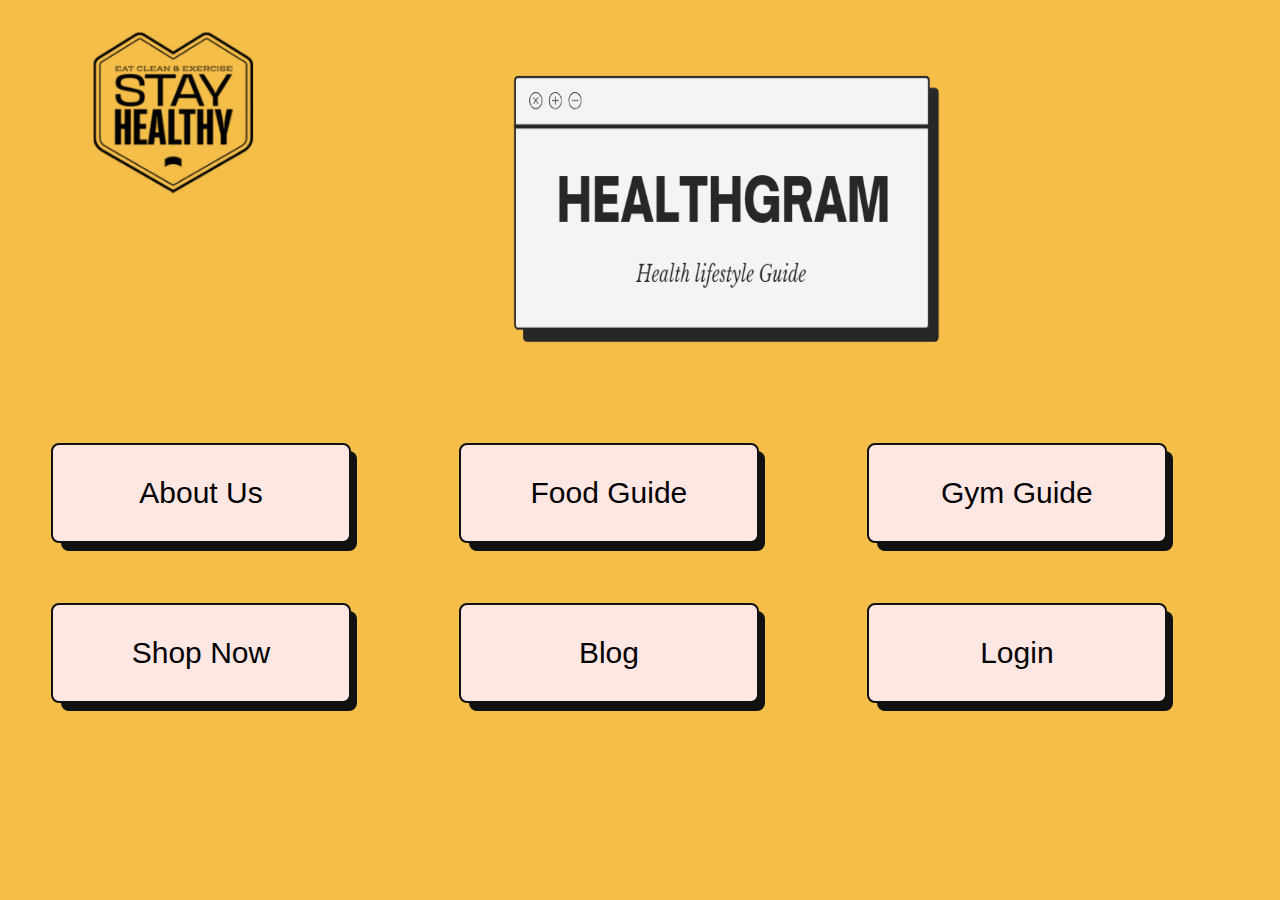
<file: index.html>
<html>
 <head>   
 <title>Index</title>
 <style>
    * {
      box-sizing: border-box;
    }
    
    .column {
      float: left;
      width: 33.33%;
      padding: 5px;
    }
    
    /* Clearfix (clear floats) */
    .row::after {
      content: "";
      clear: both;
      display: table;
    }
    </style>
    <link rel="stylesheet" href="./index/button-index.css">
</head>

<body style="background-color: #F5BE49; ">
    <div class="row"> 
      
      <div class="column"><img src="./landing/h-1.png" alt="Slogan" width="300" height="200"></div>  
       
       <div class="column"><a href="./landing.html"><img src="./index/h-6.png" alt="Slogan" width="500" height="350" style="margin-left: 45px; margin-top: 20px;"></a></div>

       
               
    
    </div>

    <div style="margin-right: 40px;">
        <div class="column"><button class="button-1" role="button"><a href="./About-Us.html" style="text-decoration: none; color: black;">About Us</a></button></div>
        <div class="column"><button class="button-2" role="button"><a href="./food-guide.html" style="text-decoration: none; color: black;">Food Guide</a></button></div>
        <div class="column"><button class="button-3" role="button"><a href="./gym-guide.html" style="text-decoration: none; color: black;">Gym Guide</a></button></div>
    </div>
    <div style="margin-right: 40px;">
        <div class="column"><button class="button-1" role="button"><a href="./shop.html" style="text-decoration: none; color: black;">Shop Now</a></button></div>
        <div class="column"><button class="button-2" role="button"><a href="./blog.html" style="text-decoration: none; color: black;">Blog</a></button></div>
        <div class="column"><button class="button-3" role="button"><a href="./Login/Login_v5/login.html" style="text-decoration: none; color: black;">Login</a></button></div>
    </div>



</body>
</html>
</file>
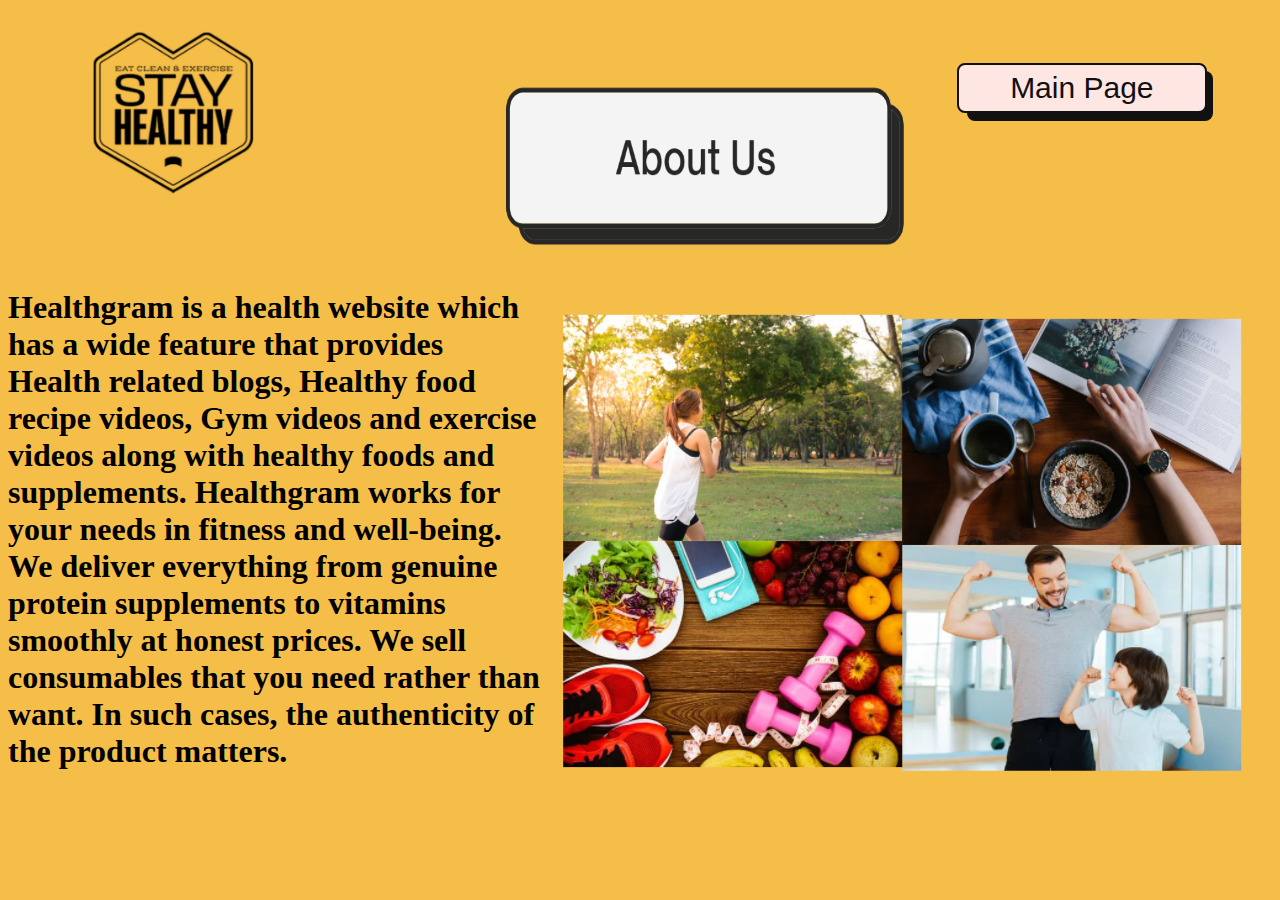
<file: About-Us.html>
<html>
    <head>
        <title>About Us</title>
        <link rel="stylesheet" href="./about-us/button.css"> 
        <style>
            * {
              box-sizing: border-box;
            }
            
            .column {
              float: left;
              width: 33.33%;
              padding: 5px;
            }
            
            /* Clearfix (clear floats) */
            .row::after {
              content: "";
              clear: both;
              display: table;
            }
            .text {
                font: size 50;
            }
            </style>
    </head>
        <body style="background-color: #F5BE49; ">
            <div class="row"> 
              
              <div class="column"><img src="./landing/h-1.png" alt="Slogan" width="300" height="200"></div>  
              <div class="column"><img src="./about-us/h-7.png" alt="Slogan" width="450" height="200" style="margin-left: 45px; margin-top: 50px;"></div>
              <div class="column"><a href="./index.html"><button class="button-56" role="button">Main Page</button></a></div>
               
            </div>
            <div>
              <div style="float: right">
              <img src="./about-us/h-8.png" >
              </div>
              <div>
                <p class="text">
                <strong><h1>Healthgram is a health website which has a wide feature that provides Health related blogs, Healthy food recipe videos, Gym videos and exercise videos along with healthy foods and supplements. Healthgram works for your needs in fitness and well-being. We deliver everything from genuine protein supplements to vitamins smoothly at honest prices. We sell consumables that you need rather than want. In such cases, the authenticity of the product matters.</h1></strong>
              </p>
            </div>
              </div>
            </div>
        
    </body>
</html>
</file>
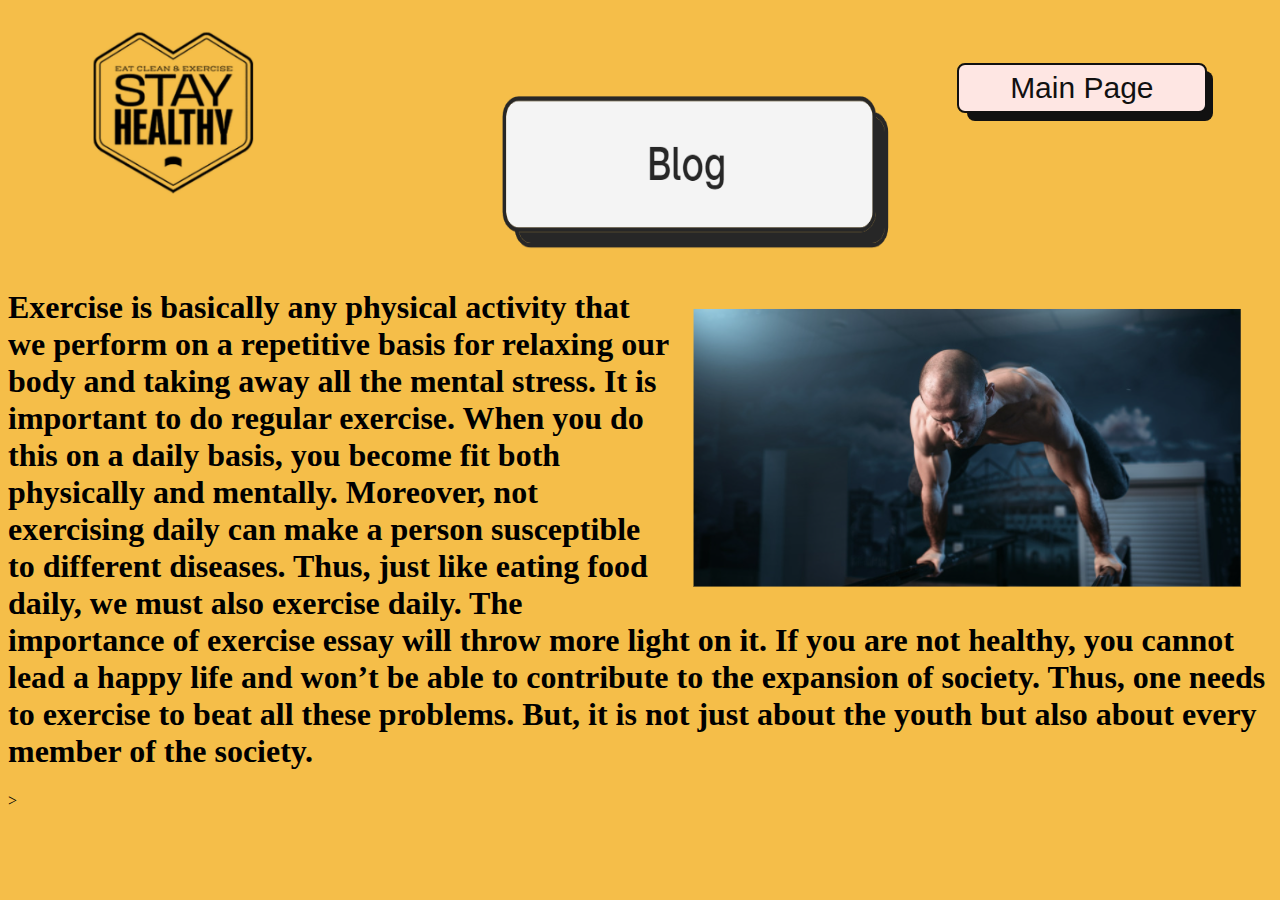
<file: blog.html>
<html>
    <head>
        <title>Blog</title>
        <link rel="stylesheet" href="./about-us/button.css"> 
        <style>
            * {
              box-sizing: border-box;
            }
            
            .column {
              float: left;
              width: 33.33%;
              padding: 5px;
            }
            
            /* Clearfix (clear floats) */
            .row::after {
              content: "";
              clear: both;
              display: table;
            }
            </style>
    </head>
        <body style="background-color: #F5BE49; ">
            <div class="row"> 
              
              <div class="column"><img src="./landing/h-1.png" alt="Slogan" width="300" height="200"></div>  
              <div class="column"><img src="./blog/h-10.png" alt="Slogan" width="450" height="200" style="margin-left: 45px; margin-top: 50px;"></div>
              <div class="column"><a href="./index.html"><button class="button-56" role="button">Main Page</button></a></div>
               
            </div>
            <div>
              <div style="float: right">
              <img src="./blog/h-11.png" >
              </div>
              <div>
               <strong><h1>Exercise is basically any physical activity that we perform on a repetitive basis for relaxing our body and taking away all the mental stress. It is important to do regular exercise. When you do this on a daily basis, you become fit both physically and mentally. Moreover, not exercising daily can make a person susceptible to different diseases. Thus, just like eating food daily, we must also exercise daily. The importance of exercise essay will throw more light on it.
                If you are not healthy, you cannot lead a happy life and won’t be able to contribute to the expansion of society. Thus, one needs to exercise to beat all these problems. But, it is not just about the youth but also about every member of the society.</h1></strong>>
              </div>
              </div>
            </div>
        
    </body>
</html>
</file>
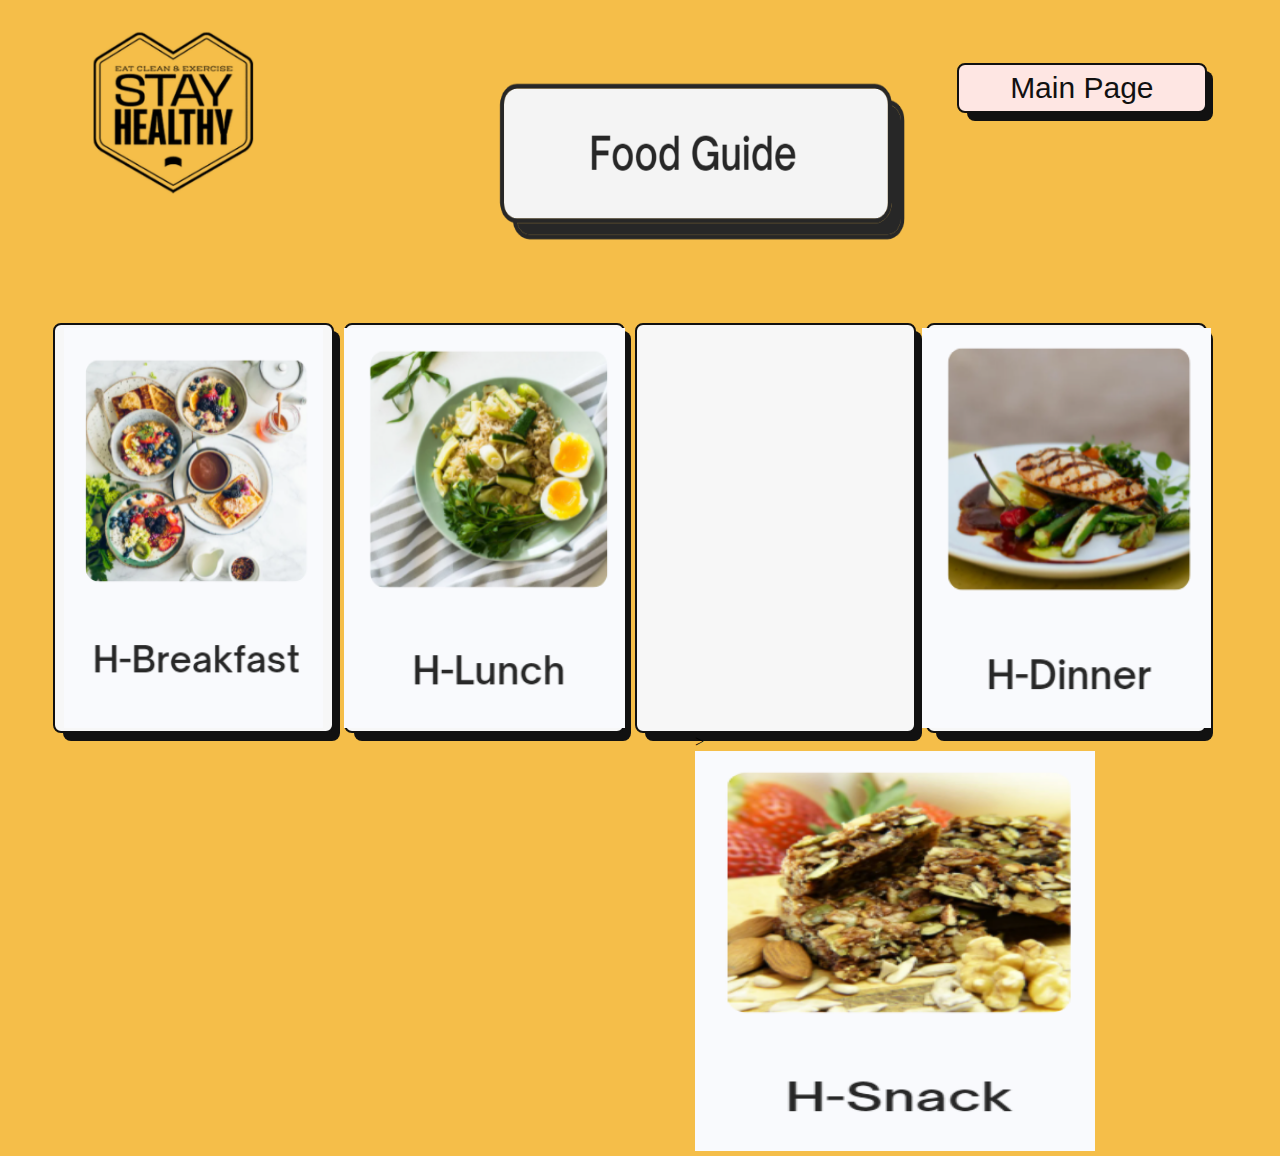
<file: food-guide.html>
<html>
 <head>   
 <title>Food Guide</title>
 <style>
    * {
      box-sizing: border-box;
    }
    
    .column {
      float: left;
      width: 33.33%;
      padding: 5px;
    }

    .column1{
      float: left;
      width: 25%;
      padding: 5px;

    }
    
    /* Clearfix (clear floats) */
    .row::after {
      content: "";
      clear: both;
      display: table;
    }
    </style>
    <link rel="stylesheet" href="./about-us/button.css">
    <link rel="stylesheet" href="./food-guide/food-button.css">
</head>

<body style="background-color: #F5BE49; ">
    <div class="row"> 
              
        <div class="column"><img src="./landing/h-1.png" alt="Slogan" width="300" height="200"></div>  
        <div class="column"><img src="./food-guide/h-12.png" alt="Slogan" width="450" height="200" style="margin-left: 45px; margin-top: 50px;"></div>
        <div class="column"><a href="./index.html"><button class="button-56" role="button">Main Page</button></a></div>
         
      </div>
    <div style="margin-left: 100px;">
        <div class="column1"><button class="button-1" role="button" onclick="window.location.href = 'https://www.youtube.com/results?search_query=healthy+breakfast+';"><img src="./food-guide/h-13.png" height="400" width="400"></button></div>
        <div class="column1"><button class="button-1" role="button" onclick="window.location.href =  'https://www.youtube.com/results?search_query=healthy+lunch';"><img src="./food-guide/h-14.png" height="400" width="400"></button></div>
        <div class="column1"><button class="button-1" role="button"onclick="window.location.href =  'https:https://www.youtube.com/results?search_query=diet+snacks+recipes';"></button>><img src="./food-guide/h-15.png" height="400" width="400"></button></div>
        <div class="column1"><button class="button-1" role="button"onclick="window.location.href =  'https:https://www.youtube.com/results?search_query=diet+dinner+recipes;"><img src="./food-guide/h-16.png" height="400" width="400"></button></div>
    </div>
   </body>
</html>
</file>
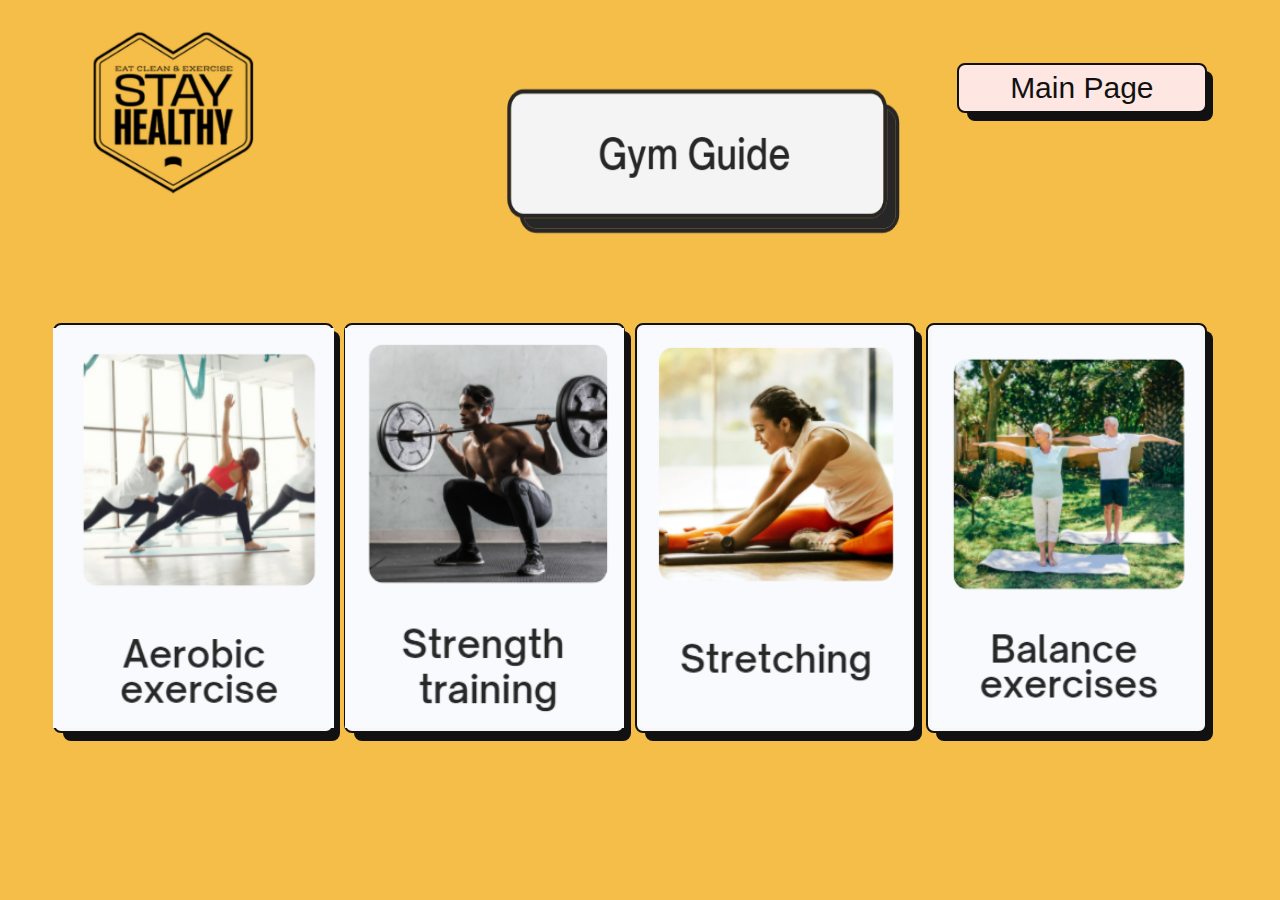
<file: gym-guide.html>
<html>
 <head>   
 <title>Gym-guide</title>
 <style>
    * {
      box-sizing: border-box;
    }
    
    .column {
      float: left;
      width: 33.33%;
      padding: 5px;
    }

    .column1{
      float: left;
      width: 25%;
      padding: 5px;

    }
    
    /* Clearfix (clear floats) */
    .row::after {
      content: "";
      clear: both;
      display: table;
    }
    </style>
    <link rel="stylesheet" href="./about-us/button.css">
    <link rel="stylesheet" href="./gym-guide/gym-guide.css">
</head>

<body style="background-color: #F5BE49; ">
    <div class="row"> 
              
        <div class="column"><img src="./landing/h-1.png" alt="Slogan" width="300" height="200"></div>  
        <div class="column"><img src="./gym-guide/h-17.png" alt="Slogan" width="450" height="200" style="margin-left: 45px; margin-top: 50px;"></div>
        <div class="column"><a href="./index.html"><button class="button-56" role="button">Main Page</button></a></div>
         
      </div>
    <div style="margin-left: 100px;">
        <div class="column1"><button class="button-1" role="button"onclick="window.location.href = 'https:https://www.youtube.com/results?search_query=aerobic+exercise';"><img src="./gym-guide/h-18.png" height="400" width="400"></a></button></div>
        <div class="column1"><button class="button-1" role="button"  onclick="window.location.href = 'https://www.youtube.com/results?search_query=+strength+training';" ><img src="./gym-guide/h-19.png" height="400" width="400"></button></div>
        <div class="column1"><button class="button-1" role="button" onclick="window.location.href = 'https:https://www.youtube.com/results?search_query=stretching+exercises';"><img src="./gym-guide/h-20.png" height="400" width="400"></button></div>
        <div class="column1"><button class="button-1" role="button" onclick="window.location.href = 'https:https://www.youtube.com/results?search_query=balance+exercises';"><img src="./gym-guide/h-21.png" height="400" width="400"></button></div>
    </div>
   </body>
</html>
</file>
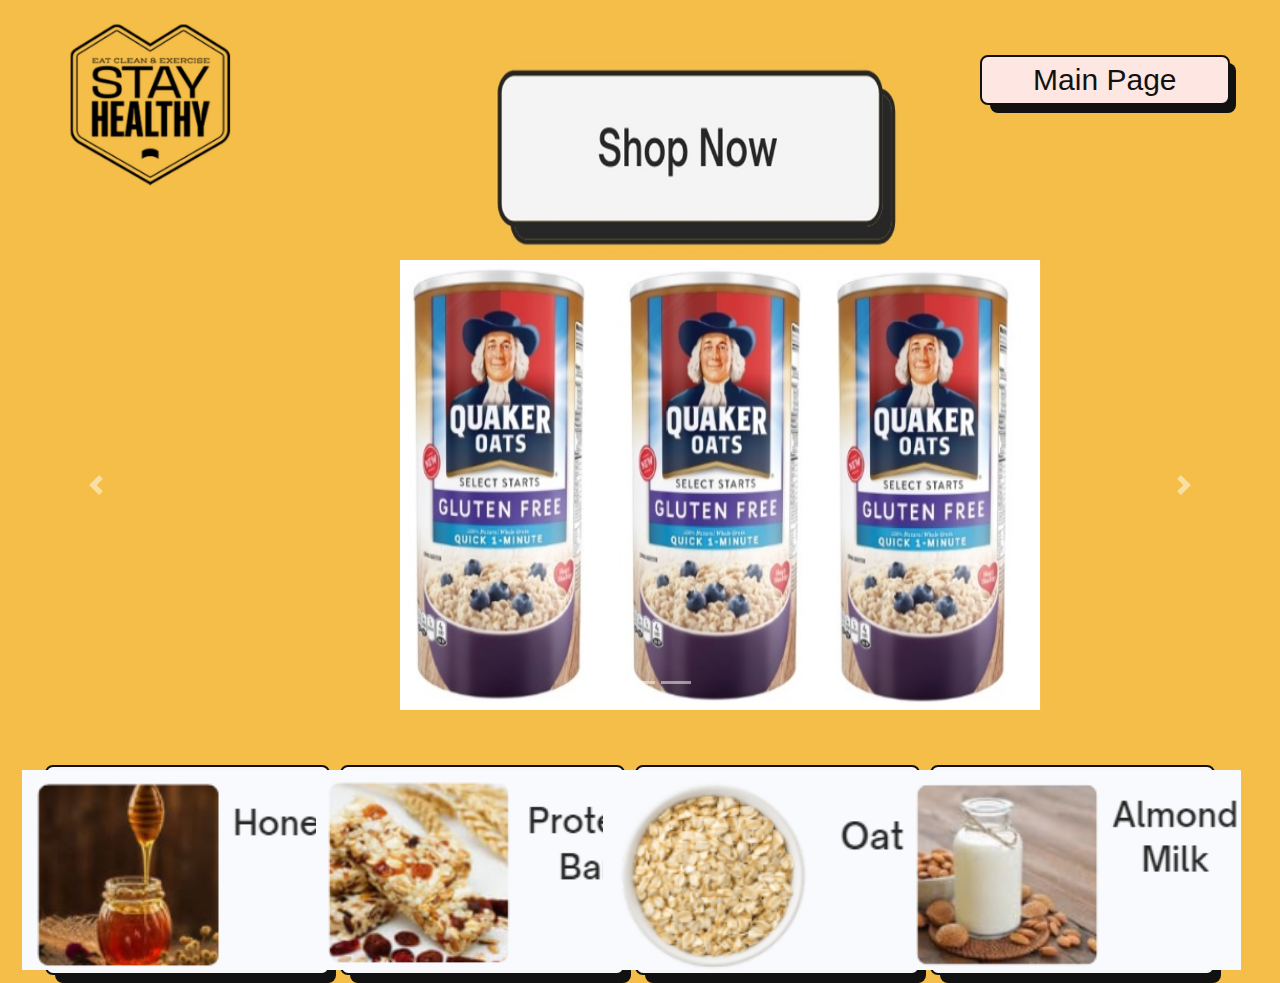
<file: shop.html>
<html>
 <head>   
 <title>Shop</title>
 <style>
    * {
      box-sizing: border-box;
    }
    
    .column {
      float: left;
      width: 33.33%;
      padding: 5px;
    }

    .column1{
      float: left;
      width: 25%;
      padding: 5px;

    }
    
    /* Clearfix (clear floats) */
    .row::after {
      content: "";
      clear: both;
      display: table;
    }
    </style>
    <link rel="stylesheet" href="https://cdn.jsdelivr.net/npm/bootstrap@4.6.1/dist/css/bootstrap.min.css">
    <script src="https://cdn.jsdelivr.net/npm/jquery@3.5.1/dist/jquery.slim.min.js"></script>
    <script src="https://cdn.jsdelivr.net/npm/popper.js@1.16.1/dist/umd/popper.min.js"></script>
    <script src="https://cdn.jsdelivr.net/npm/bootstrap@4.6.1/dist/js/bootstrap.bundle.min.js"></script>
    <style>
    /* Make the image fully responsive */
    .carousel-inner img {
      width: 50%;
      height: 50%;
    }
    </style>
    <link rel="stylesheet" href="./about-us/button.css">
    <link rel="stylesheet" href="./shop/caraousel.css">
</head>

<body style="background-color: #F5BE49; ">

    <div class="row" > 
              
        <div class="column"><img src="./landing/h-1.png" alt="Slogan" width="300" height="200"></div>  
        <div class="column"><img src="./shop/h20.jpg" alt="Slogan" width="450" height="200" style="margin-left: 45px; margin-top: 50px;"></div>
        <div class="column"><a href="./index.html"><button class="button-56" role="button">Main Page</button></a></div>
         
      </div>

     <div>
        <div id="demo" class="carousel slide" data-ride="carousel" >

            <!-- Indicators -->
            <ul class="carousel-indicators">
              <li data-target="#demo" data-slide-to="0" class="active"></li>
              <li data-target="#demo" data-slide-to="1"></li>
              <li data-target="#demo" data-slide-to="2"></li>
            </ul>
            
            <!-- The slideshow -->
            <div class="carousel-inner" style="margin-left: 400px;">
              <div class="carousel-item active">
                <img src="./shop/h-22.jpg" alt="Los Angeles" width="500" height="100">
              </div>
              <div class="carousel-item">
                <img src="./shop/h-23.jpg" alt="Chicago" width="500" height="100">
              </div>
              <div class="carousel-item">
                <img src="./shop/h-24.jpg" alt="New York" width="500" height="100">
              </div>
            </div>
            
            <!-- Left and right controls -->
            <a class="carousel-control-prev" href="#demo" data-slide="prev">
              <span class="carousel-control-prev-icon"></span>
            </a>
            <a class="carousel-control-next" href="#demo" data-slide="next">
              <span class="carousel-control-next-icon"></span>
            </a>
          </div>
     </div> 

    <div style="margin-left: 100px;">
        <div class="column1"><button class="button-1" role="button" onclick="window.location.href = 'https://www.natures-nectar.com/collections/wellness-combos';"><img src="./shop/h-26.png" height="200" width="400"></a></button></div>
        <div class="column1"><button class="button-1" role="button" onclick="window.location.href = 'https://www.muscleblaze.com/categories/protein-bar?navKey=CL-3632';"><img src="./shop/h-27.png" height="200" width="400"></button></div>
        <div class="column1"><button class="button-1" role="button" onclick="window.location.href = 'https:https://www.amazon.in/Quaker-Oats-Pouch-1kg/dp/B00QPS8BAW?th=1';"><img src="./shop/h-28.png" height="200" width="400"></button></div>
        <div class="column1"><button class="button-1" role="button" onclick="window.location.href = 'https://wingreensworld.com/almond-milk-unsweetened?packs=29';"><img src="./shop/h-29.png" height="200" width="400"></button></div>
    </div>

   </body>
</html>
</file>
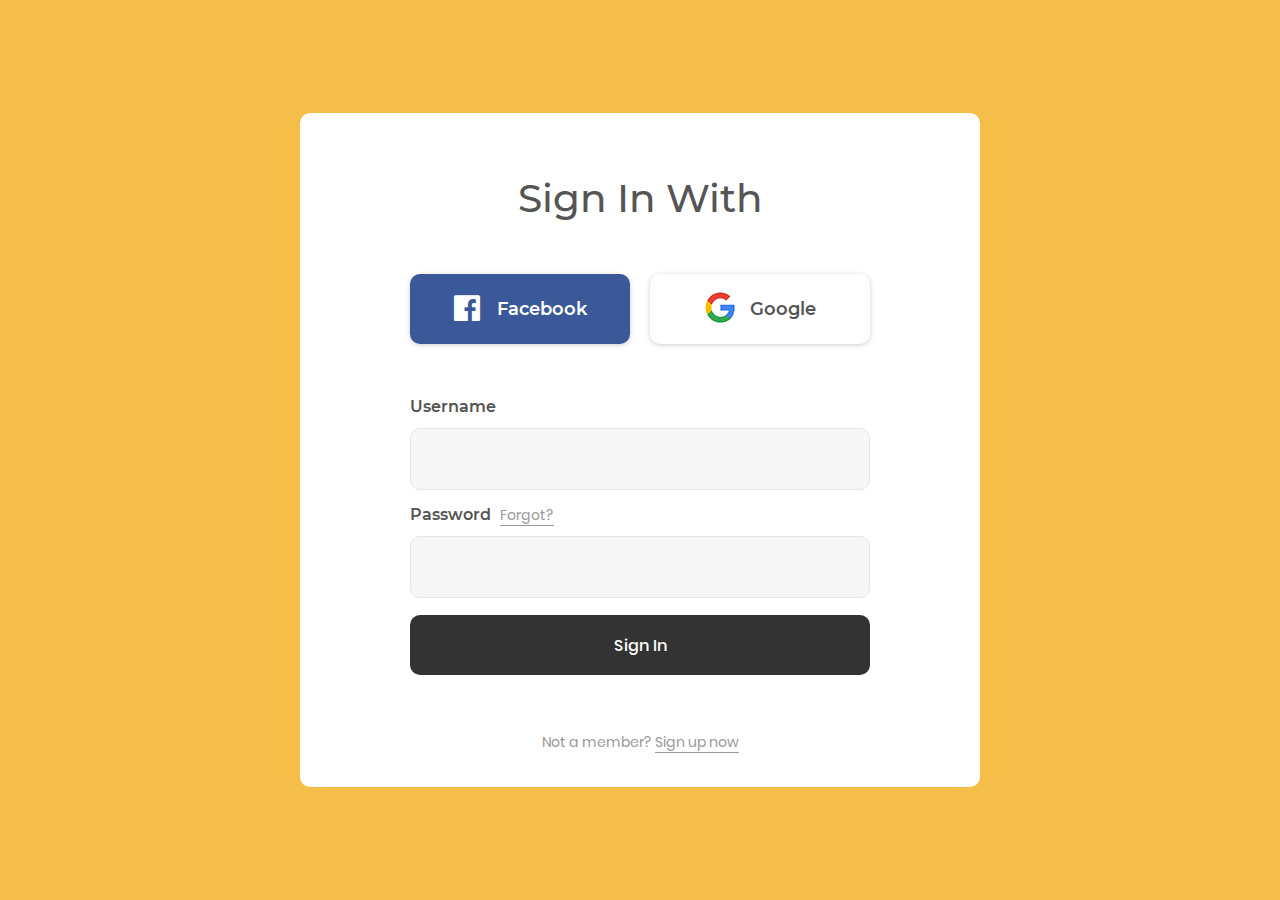
<file: Login/Login_v5/login.html>
<!DOCTYPE html>
<html lang="en">
<head>
	<title>Login V5</title>
	<meta charset="UTF-8">
	<meta name="viewport" content="width=device-width, initial-scale=1">
<!--===============================================================================================-->	
	<link rel="icon" type="image/png" href="images/icons/favicon.ico"/>
<!--===============================================================================================-->
	<link rel="stylesheet" type="text/css" href="vendor/bootstrap/css/bootstrap.min.css">
<!--===============================================================================================-->
	<link rel="stylesheet" type="text/css" href="fonts/font-awesome-4.7.0/css/font-awesome.min.css">
<!--===============================================================================================-->
	<link rel="stylesheet" type="text/css" href="fonts/Linearicons-Free-v1.0.0/icon-font.min.css">
<!--===============================================================================================-->
	<link rel="stylesheet" type="text/css" href="vendor/animate/animate.css">
<!--===============================================================================================-->	
	<link rel="stylesheet" type="text/css" href="vendor/css-hamburgers/hamburgers.min.css">
<!--===============================================================================================-->
	<link rel="stylesheet" type="text/css" href="vendor/animsition/css/animsition.min.css">
<!--===============================================================================================-->
	<link rel="stylesheet" type="text/css" href="vendor/select2/select2.min.css">
<!--===============================================================================================-->	
	<link rel="stylesheet" type="text/css" href="vendor/daterangepicker/daterangepicker.css">
<!--===============================================================================================-->
	<link rel="stylesheet" type="text/css" href="css/util.css">
	<link rel="stylesheet" type="text/css" href="css/main.css">
<!--===============================================================================================-->
</head>
<body>

	<div class="limiter">
		<div class="container-login100" style="background-color: #F5BE49;">
			<div class="wrap-login100 p-l-110 p-r-110 p-t-62 p-b-33">
				<form class="login100-form validate-form flex-sb flex-w">
					<span class="login100-form-title p-b-53">
						Sign In With
					</span>

					<a href="#" class="btn-face m-b-20">
						<i class="fa fa-facebook-official"></i>
						Facebook
					</a>

					<a href="#" class="btn-google m-b-20">
						<img src="images/icons/icon-google.png" alt="GOOGLE">
						Google
					</a>
					
					<div class="p-t-31 p-b-9">
						<span class="txt1">
							Username
						</span>
					</div>
					<div class="wrap-input100 validate-input" data-validate = "Username is required">
						<input class="input100" type="text" name="username" >
						<span class="focus-input100"></span>
					</div>
					
					<div class="p-t-13 p-b-9">
						<span class="txt1">
							Password
						</span>

						<a href="#" class="txt2 bo1 m-l-5">
							Forgot?
						</a>
					</div>
					<div class="wrap-input100 validate-input" data-validate = "Password is required">
						<input class="input100" type="password" name="pass" >
						<span class="focus-input100"></span>
					</div>

					<div class="container-login100-form-btn m-t-17">
						<button class="login100-form-btn">
							Sign In
						</button>
					</div>

					<div class="w-full text-center p-t-55">
						<span class="txt2">
							Not a member?
						</span>

						<a href="#" class="txt2 bo1">
							Sign up now
						</a>
					</div>
				</form>
			</div>
		</div>
	</div>
	

	<div id="dropDownSelect1"></div>
	
<!--===============================================================================================-->
	<script src="vendor/jquery/jquery-3.2.1.min.js"></script>
<!--===============================================================================================-->
	<script src="vendor/animsition/js/animsition.min.js"></script>
<!--===============================================================================================-->
	<script src="vendor/bootstrap/js/popper.js"></script>
	<script src="vendor/bootstrap/js/bootstrap.min.js"></script>
<!--===============================================================================================-->
	<script src="vendor/select2/select2.min.js"></script>
<!--===============================================================================================-->
	<script src="vendor/daterangepicker/moment.min.js"></script>
	<script src="vendor/daterangepicker/daterangepicker.js"></script>
<!--===============================================================================================-->
	<script src="vendor/countdowntime/countdowntime.js"></script>
<!--===============================================================================================-->
	<script src="js/main.js"></script>

</body>
</html>
</file>
<file: index/button-index.css>
/* button 1 */
.button-1 {
    align-items: center;
    background-color: #fee6e3;
    border: 2px solid #111;
    border-radius: 8px;
    box-sizing: border-box;
    color: #111;
    cursor: pointer;
    display: flex;
    font-family: Inter,sans-serif;
    font-size: 30px;
    height: 100px;
    width: 300px;
    justify-content: center;
    line-height: 24px;
    max-width: 100%;
    padding: 0 25px;
    position: relative;
    text-align: center;
    text-decoration: none;
    user-select: none;
    -webkit-user-select: none;
    touch-action: manipulation;
    text-align: right;
    float: right;
    margin-top: 50px;
    margin-right: 60px;
  }
  
  .button-1:after {
    background-color: #111;
    border-radius: 8px;
    content: "";
    display: block;
    height: 100px;
    left: 0;
    width: 100%;
    position: absolute;
    top: -2px;
    transform: translate(8px, 8px);
    transition: transform .2s ease-out;
    z-index: -1;
  }
  
  .button-1:hover:after {
    transform: translate(0, 0);
  }
  
  .button-1:active {
    background-color: #ffdeda;
    outline: 0;
  }
  
  .button-1:hover {
    outline: 0;
  }
  
  @media (min-width: 768px) {
    .button-1 {
      padding: 0 40px;
    }
  }

 /* button 2 */ 

 .button-2 {
    align-items: center;
    background-color: #fee6e3;
    border: 2px solid #111;
    border-radius: 8px;
    box-sizing: border-box;
    color: #111;
    cursor: pointer;
    display: flex;
    font-family: Inter,sans-serif;
    font-size: 30px;
    height: 100px;
    width: 300px;
    justify-content: center;
    line-height: 24px;
    max-width: 100%;
    padding: 0 25px;
    position: relative;
    text-align: center;
    text-decoration: none;
    user-select: none;
    -webkit-user-select: none;
    touch-action: manipulation;
    text-align: right;
    float: right;
    margin-top: 50px;
    margin-right: 60px;
  }
  
  .button-2:after {
    background-color: #111;
    border-radius: 8px;
    content: "";
    display: block;
    height: 100px;
    left: 0;
    width: 100%;
    position: absolute;
    top: -2px;
    transform: translate(8px, 8px);
    transition: transform .2s ease-out;
    z-index: -1;
  }
  
  .button-2:hover:after {
    transform: translate(0, 0);
  }
  
  .button-2:active {
    background-color: #ffdeda;
    outline: 0;
  }
  
  .button-2:hover {
    outline: 0;
  }
  
  @media (min-width: 768px) {
    .button-2 {
      padding: 0 40px;
    }
  }

 /* button 3 */ 

 .button-3 {
    align-items: center;
    background-color: #fee6e3;
    border: 2px solid #111;
    border-radius: 8px;
    box-sizing: border-box;
    color: #111;
    cursor: pointer;
    display: flex;
    font-family: Inter,sans-serif;
    font-size: 30px;
    height: 100px;
    width: 300px;
    justify-content: center;
    line-height: 24px;
    max-width: 100%;
    padding: 0 25px;
    position: relative;
    text-align: center;
    text-decoration: none;
    user-select: none;
    -webkit-user-select: none;
    touch-action: manipulation;
    text-align: right;
    float: right;
    margin-top: 50px;
    margin-right: 60px;
  }
  
  .button-3:after {
    background-color: #111;
    border-radius: 8px;
    content: "";
    display: block;
    height: 100px;
    left: 0;
    width: 100%;
    position: absolute;
    top: -2px;
    transform: translate(8px, 8px);
    transition: transform .2s ease-out;
    z-index: -1;
  }
  
  .button-3:hover:after {
    transform: translate(0, 0);
  }
  
  .button-3:active {
    background-color: #ffdeda;
    outline: 0;
  }
  
  .button-3:hover {
    outline: 0;
  }
  
  @media (min-width: 768px) {
    .button-3 {
      padding: 0 40px;
    }
  }
</file>
<file: about-us/button.css>
.button-56 {
    align-items: center;
    background-color: #fee6e3;
    border: 2px solid #111;
    border-radius: 8px;
    box-sizing: border-box;
    color: #111;
    cursor: pointer;
    display: flex;
    font-family: Inter,sans-serif;
    font-size: 30px;
    height: 50px;
    width: 250px;
    justify-content: center;
    line-height: 24px;
    max-width: 100%;
    padding: 0 25px;
    position: relative;
    text-align: center;
    text-decoration: none;
    user-select: none;
    -webkit-user-select: none;
    touch-action: manipulation;
    text-align: right;
    float: right;
    margin-top: 50px;
    margin-right: 60px;
  }
  
  .button-56:after {
    background-color: #111;
    border-radius: 8px;
    content: "";
    display: block;
    height: 50px;
    left: 0;
    width: 100%;
    position: absolute;
    top: -2px;
    transform: translate(8px, 8px);
    transition: transform .2s ease-out;
    z-index: -1;
  }
  
  .button-56:hover:after {
    transform: translate(0, 0);
  }
  
  .button-56:active {
    background-color: #ffdeda;
    outline: 0;
  }
  
  .button-56:hover {
    outline: 0;
  }
  
  @media (min-width: 768px) {
    .button-56 {
      padding: 0 40px;
    }
  }
</file>
<file: food-guide/food-button.css>
/* button 1 */
.button-1 {
    align-items: center;
    background-color: #f7f7f7;
    border: 2px solid #111;
    border-radius: 8px;
    box-sizing: border-box;
    color: #111;
    cursor: pointer;
    display: flex;
    font-family: Inter,sans-serif;
    font-size: 30px;
    height: 410px;
    width: 400px;
    justify-content: center;
    line-height: 24px;
    max-width: 100%;
    padding: 0 25px;
    position: relative;
    text-align: center;
    text-decoration: none;
    user-select: none;
    -webkit-user-select: none;
    touch-action: manipulation;
    text-align: right;
    float: right;
    margin-top: 50px;
    margin-right: 60px;
  }
  
  .button-1:after {
    background-color: #111;
    border-radius: 8px;
    content: "";
    display: block;
    height: 410px;
    left: 0;
    width: 100%;
    position: absolute;
    top: -2px;
    transform: translate(8px, 8px);
    transition: transform .2s ease-out;
    z-index: -1;
  }
  
  .button-1:hover:after {
    transform: translate(0, 0);
  }
  
  .button-1:active {
    background-color: #ffffff;
    outline: 0;
  }
  
  .button-1:hover {
    outline: 0;
  }
  
  @media (min-width: 768px) {
    .button-1 {
      padding: 0 40px;
    }
  }
</file>
<file: gym-guide/gym-guide.css>
/* button 1 */
.button-1 {
    align-items: center;
    background-color: #f7f7f7;
    border: 2px solid #111;
    border-radius: 8px;
    box-sizing: border-box;
    color: #111;
    cursor: pointer;
    display: flex;
    font-family: Inter,sans-serif;
    font-size: 30px;
    height: 410px;
    width: 400px;
    justify-content: center;
    line-height: 24px;
    max-width: 100%;
    padding: 0 25px;
    position: relative;
    text-align: center;
    text-decoration: none;
    user-select: none;
    -webkit-user-select: none;
    touch-action: manipulation;
    text-align: right;
    float: right;
    margin-top: 50px;
    margin-right: 60px;
  }
  
  .button-1:after {
    background-color: #111;
    border-radius: 8px;
    content: "";
    display: block;
    height: 410px;
    left: 0;
    width: 100%;
    position: absolute;
    top: -2px;
    transform: translate(8px, 8px);
    transition: transform .2s ease-out;
    z-index: -1;
  }
  
  .button-1:hover:after {
    transform: translate(0, 0);
  }
  
  .button-1:active {
    background-color: #ffffff;
    outline: 0;
  }
  
  .button-1:hover {
    outline: 0;
  }
  
  @media (min-width: 768px) {
    .button-1 {
      padding: 0 40px;
    }
  }
</file>
<file: shop/caraousel.css>
/* button 1 */
.button-1 {
    align-items: center;
    background-color: #f7f7f7;
    border: 2px solid #111;
    border-radius: 8px;
    box-sizing: border-box;
    color: #111;
    cursor: pointer;
    display: flex;
    font-family: Inter,sans-serif;
    font-size: 30px;
    height: 210px;
    width: 400px;
    justify-content: center;
    line-height: 24px;
    max-width: 100%;
    padding: 0 25px;
    position: relative;
    text-align: center;
    text-decoration: none;
    user-select: none;
    -webkit-user-select: none;
    touch-action: manipulation;
    text-align: right;
    float: right;
    margin-top: 50px;
    margin-right: 60px;
  }
  
  .button-1:after {
    background-color: #111;
    border-radius: 8px;
    content: "";
    display: block;
    height: 210px;
    left: 0;
    width: 100%;
    position: absolute;
    top: -2px;
    transform: translate(8px, 8px);
    transition: transform .2s ease-out;
    z-index: -1;
  }
  
  .button-1:hover:after {
    transform: translate(0, 0);
  }
  
  .button-1:active {
    background-color: #ffffff;
    outline: 0;
  }
  
  .button-1:hover {
    outline: 0;
  }
  
  @media (min-width: 768px) {
    .button-1 {
      padding: 0 40px;
    }
  }
</file>
<file: Login/Login_v5/vendor/daterangepicker/daterangepicker.css>
.daterangepicker {
  position: absolute;
  color: inherit;
  background-color: #fff;
  border-radius: 4px;
  width: 278px;
  padding: 4px;
  margin-top: 1px;
  top: 100px;
  left: 20px;
  /* Calendars */ }
  .daterangepicker:before, .daterangepicker:after {
    position: absolute;
    display: inline-block;
    border-bottom-color: rgba(0, 0, 0, 0.2);
    content: ''; }
  .daterangepicker:before {
    top: -7px;
    border-right: 7px solid transparent;
    border-left: 7px solid transparent;
    border-bottom: 7px solid #ccc; }
  .daterangepicker:after {
    top: -6px;
    border-right: 6px solid transparent;
    border-bottom: 6px solid #fff;
    border-left: 6px solid transparent; }
  .daterangepicker.opensleft:before {
    right: 9px; }
  .daterangepicker.opensleft:after {
    right: 10px; }
  .daterangepicker.openscenter:before {
    left: 0;
    right: 0;
    width: 0;
    margin-left: auto;
    margin-right: auto; }
  .daterangepicker.openscenter:after {
    left: 0;
    right: 0;
    width: 0;
    margin-left: auto;
    margin-right: auto; }
  .daterangepicker.opensright:before {
    left: 9px; }
  .daterangepicker.opensright:after {
    left: 10px; }
  .daterangepicker.dropup {
    margin-top: -5px; }
    .daterangepicker.dropup:before {
      top: initial;
      bottom: -7px;
      border-bottom: initial;
      border-top: 7px solid #ccc; }
    .daterangepicker.dropup:after {
      top: initial;
      bottom: -6px;
      border-bottom: initial;
      border-top: 6px solid #fff; }
  .daterangepicker.dropdown-menu {
    max-width: none;
    z-index: 3001; }
  .daterangepicker.single .ranges, .daterangepicker.single .calendar {
    float: none; }
  .daterangepicker.show-calendar .calendar {
    display: block; }
  .daterangepicker .calendar {
    display: none;
    max-width: 270px;
    margin: 4px; }
    .daterangepicker .calendar.single .calendar-table {
      border: none; }
    .daterangepicker .calendar th, .daterangepicker .calendar td {
      white-space: nowrap;
      text-align: center;
      min-width: 32px; }
  .daterangepicker .calendar-table {
    border: 1px solid #fff;
    padding: 4px;
    border-radius: 4px;
    background-color: #fff; }
  .daterangepicker table {
    width: 100%;
    margin: 0; }
  .daterangepicker td, .daterangepicker th {
    text-align: center;
    width: 20px;
    height: 20px;
    border-radius: 4px;
    border: 1px solid transparent;
    white-space: nowrap;
    cursor: pointer; }
    .daterangepicker td.available:hover, .daterangepicker th.available:hover {
      background-color: #eee;
      border-color: transparent;
      color: inherit; }
    .daterangepicker td.week, .daterangepicker th.week {
      font-size: 80%;
      color: #ccc; }
  .daterangepicker td.off, .daterangepicker td.off.in-range, .daterangepicker td.off.start-date, .daterangepicker td.off.end-date {
    background-color: #fff;
    border-color: transparent;
    color: #999; }
  .daterangepicker td.in-range {
    background-color: #ebf4f8;
    border-color: transparent;
    color: #000;
    border-radius: 0; }
  .daterangepicker td.start-date {
    border-radius: 4px 0 0 4px; }
  .daterangepicker td.end-date {
    border-radius: 0 4px 4px 0; }
  .daterangepicker td.start-date.end-date {
    border-radius: 4px; }
  .daterangepicker td.active, .daterangepicker td.active:hover {
    background-color: #357ebd;
    border-color: transparent;
    color: #fff; }
  .daterangepicker th.month {
    width: auto; }
  .daterangepicker td.disabled, .daterangepicker option.disabled {
    color: #999;
    cursor: not-allowed;
    text-decoration: line-through; }
  .daterangepicker select.monthselect, .daterangepicker select.yearselect {
    font-size: 12px;
    padding: 1px;
    height: auto;
    margin: 0;
    cursor: default; }
  .daterangepicker select.monthselect {
    margin-right: 2%;
    width: 56%; }
  .daterangepicker select.yearselect {
    width: 40%; }
  .daterangepicker select.hourselect, .daterangepicker select.minuteselect, .daterangepicker select.secondselect, .daterangepicker select.ampmselect {
    width: 50px;
    margin-bottom: 0; }
  .daterangepicker .input-mini {
    border: 1px solid #ccc;
    border-radius: 4px;
    color: #555;
    height: 30px;
    line-height: 30px;
    display: block;
    vertical-align: middle;
    margin: 0 0 5px 0;
    padding: 0 6px 0 28px;
    width: 100%; }
    .daterangepicker .input-mini.active {
      border: 1px solid #08c;
      border-radius: 4px; }
  .daterangepicker .daterangepicker_input {
    position: relative; }
    .daterangepicker .daterangepicker_input i {
      position: absolute;
      left: 8px;
      top: 8px; }
  .daterangepicker.rtl .input-mini {
    padding-right: 28px;
    padding-left: 6px; }
  .daterangepicker.rtl .daterangepicker_input i {
    left: auto;
    right: 8px; }
  .daterangepicker .calendar-time {
    text-align: center;
    margin: 5px auto;
    line-height: 30px;
    position: relative;
    padding-left: 28px; }
    .daterangepicker .calendar-time select.disabled {
      color: #ccc;
      cursor: not-allowed; }

.ranges {
  font-size: 11px;
  float: none;
  margin: 4px;
  text-align: left; }
  .ranges ul {
    list-style: none;
    margin: 0 auto;
    padding: 0;
    width: 100%; }
  .ranges li {
    font-size: 13px;
    background-color: #f5f5f5;
    border: 1px solid #f5f5f5;
    border-radius: 4px;
    color: #08c;
    padding: 3px 12px;
    margin-bottom: 8px;
    cursor: pointer; }
    .ranges li:hover {
      background-color: #08c;
      border: 1px solid #08c;
      color: #fff; }
    .ranges li.active {
      background-color: #08c;
      border: 1px solid #08c;
      color: #fff; }

/*  Larger Screen Styling */
@media (min-width: 564px) {
  .daterangepicker {
    width: auto; }
    .daterangepicker .ranges ul {
      width: 160px; }
    .daterangepicker.single .ranges ul {
      width: 100%; }
    .daterangepicker.single .calendar.left {
      clear: none; }
    .daterangepicker.single.ltr .ranges, .daterangepicker.single.ltr .calendar {
      float: left; }
    .daterangepicker.single.rtl .ranges, .daterangepicker.single.rtl .calendar {
      float: right; }
    .daterangepicker.ltr {
      direction: ltr;
      text-align: left; }
      .daterangepicker.ltr .calendar.left {
        clear: left;
        margin-right: 0; }
        .daterangepicker.ltr .calendar.left .calendar-table {
          border-right: none;
          border-top-right-radius: 0;
          border-bottom-right-radius: 0; }
      .daterangepicker.ltr .calendar.right {
        margin-left: 0; }
        .daterangepicker.ltr .calendar.right .calendar-table {
          border-left: none;
          border-top-left-radius: 0;
          border-bottom-left-radius: 0; }
      .daterangepicker.ltr .left .daterangepicker_input {
        padding-right: 12px; }
      .daterangepicker.ltr .calendar.left .calendar-table {
        padding-right: 12px; }
      .daterangepicker.ltr .ranges, .daterangepicker.ltr .calendar {
        float: left; }
    .daterangepicker.rtl {
      direction: rtl;
      text-align: right; }
      .daterangepicker.rtl .calendar.left {
        clear: right;
        margin-left: 0; }
        .daterangepicker.rtl .calendar.left .calendar-table {
          border-left: none;
          border-top-left-radius: 0;
          border-bottom-left-radius: 0; }
      .daterangepicker.rtl .calendar.right {
        margin-right: 0; }
        .daterangepicker.rtl .calendar.right .calendar-table {
          border-right: none;
          border-top-right-radius: 0;
          border-bottom-right-radius: 0; }
      .daterangepicker.rtl .left .daterangepicker_input {
        padding-left: 12px; }
      .daterangepicker.rtl .calendar.left .calendar-table {
        padding-left: 12px; }
      .daterangepicker.rtl .ranges, .daterangepicker.rtl .calendar {
        text-align: right;
        float: right; } }
@media (min-width: 730px) {
  .daterangepicker .ranges {
    width: auto; }
  .daterangepicker.ltr .ranges {
    float: left; }
  .daterangepicker.rtl .ranges {
    float: right; }
  .daterangepicker .calendar.left {
    clear: none !important; } }
</file>
<file: Login/Login_v5/css/util.css>
/*[ FONT SIZE ]
///////////////////////////////////////////////////////////
*/
.fs-1 {font-size: 1px;}
.fs-2 {font-size: 2px;}
.fs-3 {font-size: 3px;}
.fs-4 {font-size: 4px;}
.fs-5 {font-size: 5px;}
.fs-6 {font-size: 6px;}
.fs-7 {font-size: 7px;}
.fs-8 {font-size: 8px;}
.fs-9 {font-size: 9px;}
.fs-10 {font-size: 10px;}
.fs-11 {font-size: 11px;}
.fs-12 {font-size: 12px;}
.fs-13 {font-size: 13px;}
.fs-14 {font-size: 14px;}
.fs-15 {font-size: 15px;}
.fs-16 {font-size: 16px;}
.fs-17 {font-size: 17px;}
.fs-18 {font-size: 18px;}
.fs-19 {font-size: 19px;}
.fs-20 {font-size: 20px;}
.fs-21 {font-size: 21px;}
.fs-22 {font-size: 22px;}
.fs-23 {font-size: 23px;}
.fs-24 {font-size: 24px;}
.fs-25 {font-size: 25px;}
.fs-26 {font-size: 26px;}
.fs-27 {font-size: 27px;}
.fs-28 {font-size: 28px;}
.fs-29 {font-size: 29px;}
.fs-30 {font-size: 30px;}
.fs-31 {font-size: 31px;}
.fs-32 {font-size: 32px;}
.fs-33 {font-size: 33px;}
.fs-34 {font-size: 34px;}
.fs-35 {font-size: 35px;}
.fs-36 {font-size: 36px;}
.fs-37 {font-size: 37px;}
.fs-38 {font-size: 38px;}
.fs-39 {font-size: 39px;}
.fs-40 {font-size: 40px;}
.fs-41 {font-size: 41px;}
.fs-42 {font-size: 42px;}
.fs-43 {font-size: 43px;}
.fs-44 {font-size: 44px;}
.fs-45 {font-size: 45px;}
.fs-46 {font-size: 46px;}
.fs-47 {font-size: 47px;}
.fs-48 {font-size: 48px;}
.fs-49 {font-size: 49px;}
.fs-50 {font-size: 50px;}
.fs-51 {font-size: 51px;}
.fs-52 {font-size: 52px;}
.fs-53 {font-size: 53px;}
.fs-54 {font-size: 54px;}
.fs-55 {font-size: 55px;}
.fs-56 {font-size: 56px;}
.fs-57 {font-size: 57px;}
.fs-58 {font-size: 58px;}
.fs-59 {font-size: 59px;}
.fs-60 {font-size: 60px;}
.fs-61 {font-size: 61px;}
.fs-62 {font-size: 62px;}
.fs-63 {font-size: 63px;}
.fs-64 {font-size: 64px;}
.fs-65 {font-size: 65px;}
.fs-66 {font-size: 66px;}
.fs-67 {font-size: 67px;}
.fs-68 {font-size: 68px;}
.fs-69 {font-size: 69px;}
.fs-70 {font-size: 70px;}
.fs-71 {font-size: 71px;}
.fs-72 {font-size: 72px;}
.fs-73 {font-size: 73px;}
.fs-74 {font-size: 74px;}
.fs-75 {font-size: 75px;}
.fs-76 {font-size: 76px;}
.fs-77 {font-size: 77px;}
.fs-78 {font-size: 78px;}
.fs-79 {font-size: 79px;}
.fs-80 {font-size: 80px;}
.fs-81 {font-size: 81px;}
.fs-82 {font-size: 82px;}
.fs-83 {font-size: 83px;}
.fs-84 {font-size: 84px;}
.fs-85 {font-size: 85px;}
.fs-86 {font-size: 86px;}
.fs-87 {font-size: 87px;}
.fs-88 {font-size: 88px;}
.fs-89 {font-size: 89px;}
.fs-90 {font-size: 90px;}
.fs-91 {font-size: 91px;}
.fs-92 {font-size: 92px;}
.fs-93 {font-size: 93px;}
.fs-94 {font-size: 94px;}
.fs-95 {font-size: 95px;}
.fs-96 {font-size: 96px;}
.fs-97 {font-size: 97px;}
.fs-98 {font-size: 98px;}
.fs-99 {font-size: 99px;}
.fs-100 {font-size: 100px;}
.fs-101 {font-size: 101px;}
.fs-102 {font-size: 102px;}
.fs-103 {font-size: 103px;}
.fs-104 {font-size: 104px;}
.fs-105 {font-size: 105px;}
.fs-106 {font-size: 106px;}
.fs-107 {font-size: 107px;}
.fs-108 {font-size: 108px;}
.fs-109 {font-size: 109px;}
.fs-110 {font-size: 110px;}
.fs-111 {font-size: 111px;}
.fs-112 {font-size: 112px;}
.fs-113 {font-size: 113px;}
.fs-114 {font-size: 114px;}
.fs-115 {font-size: 115px;}
.fs-116 {font-size: 116px;}
.fs-117 {font-size: 117px;}
.fs-118 {font-size: 118px;}
.fs-119 {font-size: 119px;}
.fs-120 {font-size: 120px;}
.fs-121 {font-size: 121px;}
.fs-122 {font-size: 122px;}
.fs-123 {font-size: 123px;}
.fs-124 {font-size: 124px;}
.fs-125 {font-size: 125px;}
.fs-126 {font-size: 126px;}
.fs-127 {font-size: 127px;}
.fs-128 {font-size: 128px;}
.fs-129 {font-size: 129px;}
.fs-130 {font-size: 130px;}
.fs-131 {font-size: 131px;}
.fs-132 {font-size: 132px;}
.fs-133 {font-size: 133px;}
.fs-134 {font-size: 134px;}
.fs-135 {font-size: 135px;}
.fs-136 {font-size: 136px;}
.fs-137 {font-size: 137px;}
.fs-138 {font-size: 138px;}
.fs-139 {font-size: 139px;}
.fs-140 {font-size: 140px;}
.fs-141 {font-size: 141px;}
.fs-142 {font-size: 142px;}
.fs-143 {font-size: 143px;}
.fs-144 {font-size: 144px;}
.fs-145 {font-size: 145px;}
.fs-146 {font-size: 146px;}
.fs-147 {font-size: 147px;}
.fs-148 {font-size: 148px;}
.fs-149 {font-size: 149px;}
.fs-150 {font-size: 150px;}
.fs-151 {font-size: 151px;}
.fs-152 {font-size: 152px;}
.fs-153 {font-size: 153px;}
.fs-154 {font-size: 154px;}
.fs-155 {font-size: 155px;}
.fs-156 {font-size: 156px;}
.fs-157 {font-size: 157px;}
.fs-158 {font-size: 158px;}
.fs-159 {font-size: 159px;}
.fs-160 {font-size: 160px;}
.fs-161 {font-size: 161px;}
.fs-162 {font-size: 162px;}
.fs-163 {font-size: 163px;}
.fs-164 {font-size: 164px;}
.fs-165 {font-size: 165px;}
.fs-166 {font-size: 166px;}
.fs-167 {font-size: 167px;}
.fs-168 {font-size: 168px;}
.fs-169 {font-size: 169px;}
.fs-170 {font-size: 170px;}
.fs-171 {font-size: 171px;}
.fs-172 {font-size: 172px;}
.fs-173 {font-size: 173px;}
.fs-174 {font-size: 174px;}
.fs-175 {font-size: 175px;}
.fs-176 {font-size: 176px;}
.fs-177 {font-size: 177px;}
.fs-178 {font-size: 178px;}
.fs-179 {font-size: 179px;}
.fs-180 {font-size: 180px;}
.fs-181 {font-size: 181px;}
.fs-182 {font-size: 182px;}
.fs-183 {font-size: 183px;}
.fs-184 {font-size: 184px;}
.fs-185 {font-size: 185px;}
.fs-186 {font-size: 186px;}
.fs-187 {font-size: 187px;}
.fs-188 {font-size: 188px;}
.fs-189 {font-size: 189px;}
.fs-190 {font-size: 190px;}
.fs-191 {font-size: 191px;}
.fs-192 {font-size: 192px;}
.fs-193 {font-size: 193px;}
.fs-194 {font-size: 194px;}
.fs-195 {font-size: 195px;}
.fs-196 {font-size: 196px;}
.fs-197 {font-size: 197px;}
.fs-198 {font-size: 198px;}
.fs-199 {font-size: 199px;}
.fs-200 {font-size: 200px;}

/*[ PADDING ]
///////////////////////////////////////////////////////////
*/
.p-t-0 {padding-top: 0px;}
.p-t-1 {padding-top: 1px;}
.p-t-2 {padding-top: 2px;}
.p-t-3 {padding-top: 3px;}
.p-t-4 {padding-top: 4px;}
.p-t-5 {padding-top: 5px;}
.p-t-6 {padding-top: 6px;}
.p-t-7 {padding-top: 7px;}
.p-t-8 {padding-top: 8px;}
.p-t-9 {padding-top: 9px;}
.p-t-10 {padding-top: 10px;}
.p-t-11 {padding-top: 11px;}
.p-t-12 {padding-top: 12px;}
.p-t-13 {padding-top: 13px;}
.p-t-14 {padding-top: 14px;}
.p-t-15 {padding-top: 15px;}
.p-t-16 {padding-top: 16px;}
.p-t-17 {padding-top: 17px;}
.p-t-18 {padding-top: 18px;}
.p-t-19 {padding-top: 19px;}
.p-t-20 {padding-top: 20px;}
.p-t-21 {padding-top: 21px;}
.p-t-22 {padding-top: 22px;}
.p-t-23 {padding-top: 23px;}
.p-t-24 {padding-top: 24px;}
.p-t-25 {padding-top: 25px;}
.p-t-26 {padding-top: 26px;}
.p-t-27 {padding-top: 27px;}
.p-t-28 {padding-top: 28px;}
.p-t-29 {padding-top: 29px;}
.p-t-30 {padding-top: 30px;}
.p-t-31 {padding-top: 31px;}
.p-t-32 {padding-top: 32px;}
.p-t-33 {padding-top: 33px;}
.p-t-34 {padding-top: 34px;}
.p-t-35 {padding-top: 35px;}
.p-t-36 {padding-top: 36px;}
.p-t-37 {padding-top: 37px;}
.p-t-38 {padding-top: 38px;}
.p-t-39 {padding-top: 39px;}
.p-t-40 {padding-top: 40px;}
.p-t-41 {padding-top: 41px;}
.p-t-42 {padding-top: 42px;}
.p-t-43 {padding-top: 43px;}
.p-t-44 {padding-top: 44px;}
.p-t-45 {padding-top: 45px;}
.p-t-46 {padding-top: 46px;}
.p-t-47 {padding-top: 47px;}
.p-t-48 {padding-top: 48px;}
.p-t-49 {padding-top: 49px;}
.p-t-50 {padding-top: 50px;}
.p-t-51 {padding-top: 51px;}
.p-t-52 {padding-top: 52px;}
.p-t-53 {padding-top: 53px;}
.p-t-54 {padding-top: 54px;}
.p-t-55 {padding-top: 55px;}
.p-t-56 {padding-top: 56px;}
.p-t-57 {padding-top: 57px;}
.p-t-58 {padding-top: 58px;}
.p-t-59 {padding-top: 59px;}
.p-t-60 {padding-top: 60px;}
.p-t-61 {padding-top: 61px;}
.p-t-62 {padding-top: 62px;}
.p-t-63 {padding-top: 63px;}
.p-t-64 {padding-top: 64px;}
.p-t-65 {padding-top: 65px;}
.p-t-66 {padding-top: 66px;}
.p-t-67 {padding-top: 67px;}
.p-t-68 {padding-top: 68px;}
.p-t-69 {padding-top: 69px;}
.p-t-70 {padding-top: 70px;}
.p-t-71 {padding-top: 71px;}
.p-t-72 {padding-top: 72px;}
.p-t-73 {padding-top: 73px;}
.p-t-74 {padding-top: 74px;}
.p-t-75 {padding-top: 75px;}
.p-t-76 {padding-top: 76px;}
.p-t-77 {padding-top: 77px;}
.p-t-78 {padding-top: 78px;}
.p-t-79 {padding-top: 79px;}
.p-t-80 {padding-top: 80px;}
.p-t-81 {padding-top: 81px;}
.p-t-82 {padding-top: 82px;}
.p-t-83 {padding-top: 83px;}
.p-t-84 {padding-top: 84px;}
.p-t-85 {padding-top: 85px;}
.p-t-86 {padding-top: 86px;}
.p-t-87 {padding-top: 87px;}
.p-t-88 {padding-top: 88px;}
.p-t-89 {padding-top: 89px;}
.p-t-90 {padding-top: 90px;}
.p-t-91 {padding-top: 91px;}
.p-t-92 {padding-top: 92px;}
.p-t-93 {padding-top: 93px;}
.p-t-94 {padding-top: 94px;}
.p-t-95 {padding-top: 95px;}
.p-t-96 {padding-top: 96px;}
.p-t-97 {padding-top: 97px;}
.p-t-98 {padding-top: 98px;}
.p-t-99 {padding-top: 99px;}
.p-t-100 {padding-top: 100px;}
.p-t-101 {padding-top: 101px;}
.p-t-102 {padding-top: 102px;}
.p-t-103 {padding-top: 103px;}
.p-t-104 {padding-top: 104px;}
.p-t-105 {padding-top: 105px;}
.p-t-106 {padding-top: 106px;}
.p-t-107 {padding-top: 107px;}
.p-t-108 {padding-top: 108px;}
.p-t-109 {padding-top: 109px;}
.p-t-110 {padding-top: 110px;}
.p-t-111 {padding-top: 111px;}
.p-t-112 {padding-top: 112px;}
.p-t-113 {padding-top: 113px;}
.p-t-114 {padding-top: 114px;}
.p-t-115 {padding-top: 115px;}
.p-t-116 {padding-top: 116px;}
.p-t-117 {padding-top: 117px;}
.p-t-118 {padding-top: 118px;}
.p-t-119 {padding-top: 119px;}
.p-t-120 {padding-top: 120px;}
.p-t-121 {padding-top: 121px;}
.p-t-122 {padding-top: 122px;}
.p-t-123 {padding-top: 123px;}
.p-t-124 {padding-top: 124px;}
.p-t-125 {padding-top: 125px;}
.p-t-126 {padding-top: 126px;}
.p-t-127 {padding-top: 127px;}
.p-t-128 {padding-top: 128px;}
.p-t-129 {padding-top: 129px;}
.p-t-130 {padding-top: 130px;}
.p-t-131 {padding-top: 131px;}
.p-t-132 {padding-top: 132px;}
.p-t-133 {padding-top: 133px;}
.p-t-134 {padding-top: 134px;}
.p-t-135 {padding-top: 135px;}
.p-t-136 {padding-top: 136px;}
.p-t-137 {padding-top: 137px;}
.p-t-138 {padding-top: 138px;}
.p-t-139 {padding-top: 139px;}
.p-t-140 {padding-top: 140px;}
.p-t-141 {padding-top: 141px;}
.p-t-142 {padding-top: 142px;}
.p-t-143 {padding-top: 143px;}
.p-t-144 {padding-top: 144px;}
.p-t-145 {padding-top: 145px;}
.p-t-146 {padding-top: 146px;}
.p-t-147 {padding-top: 147px;}
.p-t-148 {padding-top: 148px;}
.p-t-149 {padding-top: 149px;}
.p-t-150 {padding-top: 150px;}
.p-t-151 {padding-top: 151px;}
.p-t-152 {padding-top: 152px;}
.p-t-153 {padding-top: 153px;}
.p-t-154 {padding-top: 154px;}
.p-t-155 {padding-top: 155px;}
.p-t-156 {padding-top: 156px;}
.p-t-157 {padding-top: 157px;}
.p-t-158 {padding-top: 158px;}
.p-t-159 {padding-top: 159px;}
.p-t-160 {padding-top: 160px;}
.p-t-161 {padding-top: 161px;}
.p-t-162 {padding-top: 162px;}
.p-t-163 {padding-top: 163px;}
.p-t-164 {padding-top: 164px;}
.p-t-165 {padding-top: 165px;}
.p-t-166 {padding-top: 166px;}
.p-t-167 {padding-top: 167px;}
.p-t-168 {padding-top: 168px;}
.p-t-169 {padding-top: 169px;}
.p-t-170 {padding-top: 170px;}
.p-t-171 {padding-top: 171px;}
.p-t-172 {padding-top: 172px;}
.p-t-173 {padding-top: 173px;}
.p-t-174 {padding-top: 174px;}
.p-t-175 {padding-top: 175px;}
.p-t-176 {padding-top: 176px;}
.p-t-177 {padding-top: 177px;}
.p-t-178 {padding-top: 178px;}
.p-t-179 {padding-top: 179px;}
.p-t-180 {padding-top: 180px;}
.p-t-181 {padding-top: 181px;}
.p-t-182 {padding-top: 182px;}
.p-t-183 {padding-top: 183px;}
.p-t-184 {padding-top: 184px;}
.p-t-185 {padding-top: 185px;}
.p-t-186 {padding-top: 186px;}
.p-t-187 {padding-top: 187px;}
.p-t-188 {padding-top: 188px;}
.p-t-189 {padding-top: 189px;}
.p-t-190 {padding-top: 190px;}
.p-t-191 {padding-top: 191px;}
.p-t-192 {padding-top: 192px;}
.p-t-193 {padding-top: 193px;}
.p-t-194 {padding-top: 194px;}
.p-t-195 {padding-top: 195px;}
.p-t-196 {padding-top: 196px;}
.p-t-197 {padding-top: 197px;}
.p-t-198 {padding-top: 198px;}
.p-t-199 {padding-top: 199px;}
.p-t-200 {padding-top: 200px;}
.p-t-201 {padding-top: 201px;}
.p-t-202 {padding-top: 202px;}
.p-t-203 {padding-top: 203px;}
.p-t-204 {padding-top: 204px;}
.p-t-205 {padding-top: 205px;}
.p-t-206 {padding-top: 206px;}
.p-t-207 {padding-top: 207px;}
.p-t-208 {padding-top: 208px;}
.p-t-209 {padding-top: 209px;}
.p-t-210 {padding-top: 210px;}
.p-t-211 {padding-top: 211px;}
.p-t-212 {padding-top: 212px;}
.p-t-213 {padding-top: 213px;}
.p-t-214 {padding-top: 214px;}
.p-t-215 {padding-top: 215px;}
.p-t-216 {padding-top: 216px;}
.p-t-217 {padding-top: 217px;}
.p-t-218 {padding-top: 218px;}
.p-t-219 {padding-top: 219px;}
.p-t-220 {padding-top: 220px;}
.p-t-221 {padding-top: 221px;}
.p-t-222 {padding-top: 222px;}
.p-t-223 {padding-top: 223px;}
.p-t-224 {padding-top: 224px;}
.p-t-225 {padding-top: 225px;}
.p-t-226 {padding-top: 226px;}
.p-t-227 {padding-top: 227px;}
.p-t-228 {padding-top: 228px;}
.p-t-229 {padding-top: 229px;}
.p-t-230 {padding-top: 230px;}
.p-t-231 {padding-top: 231px;}
.p-t-232 {padding-top: 232px;}
.p-t-233 {padding-top: 233px;}
.p-t-234 {padding-top: 234px;}
.p-t-235 {padding-top: 235px;}
.p-t-236 {padding-top: 236px;}
.p-t-237 {padding-top: 237px;}
.p-t-238 {padding-top: 238px;}
.p-t-239 {padding-top: 239px;}
.p-t-240 {padding-top: 240px;}
.p-t-241 {padding-top: 241px;}
.p-t-242 {padding-top: 242px;}
.p-t-243 {padding-top: 243px;}
.p-t-244 {padding-top: 244px;}
.p-t-245 {padding-top: 245px;}
.p-t-246 {padding-top: 246px;}
.p-t-247 {padding-top: 247px;}
.p-t-248 {padding-top: 248px;}
.p-t-249 {padding-top: 249px;}
.p-t-250 {padding-top: 250px;}
.p-b-0 {padding-bottom: 0px;}
.p-b-1 {padding-bottom: 1px;}
.p-b-2 {padding-bottom: 2px;}
.p-b-3 {padding-bottom: 3px;}
.p-b-4 {padding-bottom: 4px;}
.p-b-5 {padding-bottom: 5px;}
.p-b-6 {padding-bottom: 6px;}
.p-b-7 {padding-bottom: 7px;}
.p-b-8 {padding-bottom: 8px;}
.p-b-9 {padding-bottom: 9px;}
.p-b-10 {padding-bottom: 10px;}
.p-b-11 {padding-bottom: 11px;}
.p-b-12 {padding-bottom: 12px;}
.p-b-13 {padding-bottom: 13px;}
.p-b-14 {padding-bottom: 14px;}
.p-b-15 {padding-bottom: 15px;}
.p-b-16 {padding-bottom: 16px;}
.p-b-17 {padding-bottom: 17px;}
.p-b-18 {padding-bottom: 18px;}
.p-b-19 {padding-bottom: 19px;}
.p-b-20 {padding-bottom: 20px;}
.p-b-21 {padding-bottom: 21px;}
.p-b-22 {padding-bottom: 22px;}
.p-b-23 {padding-bottom: 23px;}
.p-b-24 {padding-bottom: 24px;}
.p-b-25 {padding-bottom: 25px;}
.p-b-26 {padding-bottom: 26px;}
.p-b-27 {padding-bottom: 27px;}
.p-b-28 {padding-bottom: 28px;}
.p-b-29 {padding-bottom: 29px;}
.p-b-30 {padding-bottom: 30px;}
.p-b-31 {padding-bottom: 31px;}
.p-b-32 {padding-bottom: 32px;}
.p-b-33 {padding-bottom: 33px;}
.p-b-34 {padding-bottom: 34px;}
.p-b-35 {padding-bottom: 35px;}
.p-b-36 {padding-bottom: 36px;}
.p-b-37 {padding-bottom: 37px;}
.p-b-38 {padding-bottom: 38px;}
.p-b-39 {padding-bottom: 39px;}
.p-b-40 {padding-bottom: 40px;}
.p-b-41 {padding-bottom: 41px;}
.p-b-42 {padding-bottom: 42px;}
.p-b-43 {padding-bottom: 43px;}
.p-b-44 {padding-bottom: 44px;}
.p-b-45 {padding-bottom: 45px;}
.p-b-46 {padding-bottom: 46px;}
.p-b-47 {padding-bottom: 47px;}
.p-b-48 {padding-bottom: 48px;}
.p-b-49 {padding-bottom: 49px;}
.p-b-50 {padding-bottom: 50px;}
.p-b-51 {padding-bottom: 51px;}
.p-b-52 {padding-bottom: 52px;}
.p-b-53 {padding-bottom: 53px;}
.p-b-54 {padding-bottom: 54px;}
.p-b-55 {padding-bottom: 55px;}
.p-b-56 {padding-bottom: 56px;}
.p-b-57 {padding-bottom: 57px;}
.p-b-58 {padding-bottom: 58px;}
.p-b-59 {padding-bottom: 59px;}
.p-b-60 {padding-bottom: 60px;}
.p-b-61 {padding-bottom: 61px;}
.p-b-62 {padding-bottom: 62px;}
.p-b-63 {padding-bottom: 63px;}
.p-b-64 {padding-bottom: 64px;}
.p-b-65 {padding-bottom: 65px;}
.p-b-66 {padding-bottom: 66px;}
.p-b-67 {padding-bottom: 67px;}
.p-b-68 {padding-bottom: 68px;}
.p-b-69 {padding-bottom: 69px;}
.p-b-70 {padding-bottom: 70px;}
.p-b-71 {padding-bottom: 71px;}
.p-b-72 {padding-bottom: 72px;}
.p-b-73 {padding-bottom: 73px;}
.p-b-74 {padding-bottom: 74px;}
.p-b-75 {padding-bottom: 75px;}
.p-b-76 {padding-bottom: 76px;}
.p-b-77 {padding-bottom: 77px;}
.p-b-78 {padding-bottom: 78px;}
.p-b-79 {padding-bottom: 79px;}
.p-b-80 {padding-bottom: 80px;}
.p-b-81 {padding-bottom: 81px;}
.p-b-82 {padding-bottom: 82px;}
.p-b-83 {padding-bottom: 83px;}
.p-b-84 {padding-bottom: 84px;}
.p-b-85 {padding-bottom: 85px;}
.p-b-86 {padding-bottom: 86px;}
.p-b-87 {padding-bottom: 87px;}
.p-b-88 {padding-bottom: 88px;}
.p-b-89 {padding-bottom: 89px;}
.p-b-90 {padding-bottom: 90px;}
.p-b-91 {padding-bottom: 91px;}
.p-b-92 {padding-bottom: 92px;}
.p-b-93 {padding-bottom: 93px;}
.p-b-94 {padding-bottom: 94px;}
.p-b-95 {padding-bottom: 95px;}
.p-b-96 {padding-bottom: 96px;}
.p-b-97 {padding-bottom: 97px;}
.p-b-98 {padding-bottom: 98px;}
.p-b-99 {padding-bottom: 99px;}
.p-b-100 {padding-bottom: 100px;}
.p-b-101 {padding-bottom: 101px;}
.p-b-102 {padding-bottom: 102px;}
.p-b-103 {padding-bottom: 103px;}
.p-b-104 {padding-bottom: 104px;}
.p-b-105 {padding-bottom: 105px;}
.p-b-106 {padding-bottom: 106px;}
.p-b-107 {padding-bottom: 107px;}
.p-b-108 {padding-bottom: 108px;}
.p-b-109 {padding-bottom: 109px;}
.p-b-110 {padding-bottom: 110px;}
.p-b-111 {padding-bottom: 111px;}
.p-b-112 {padding-bottom: 112px;}
.p-b-113 {padding-bottom: 113px;}
.p-b-114 {padding-bottom: 114px;}
.p-b-115 {padding-bottom: 115px;}
.p-b-116 {padding-bottom: 116px;}
.p-b-117 {padding-bottom: 117px;}
.p-b-118 {padding-bottom: 118px;}
.p-b-119 {padding-bottom: 119px;}
.p-b-120 {padding-bottom: 120px;}
.p-b-121 {padding-bottom: 121px;}
.p-b-122 {padding-bottom: 122px;}
.p-b-123 {padding-bottom: 123px;}
.p-b-124 {padding-bottom: 124px;}
.p-b-125 {padding-bottom: 125px;}
.p-b-126 {padding-bottom: 126px;}
.p-b-127 {padding-bottom: 127px;}
.p-b-128 {padding-bottom: 128px;}
.p-b-129 {padding-bottom: 129px;}
.p-b-130 {padding-bottom: 130px;}
.p-b-131 {padding-bottom: 131px;}
.p-b-132 {padding-bottom: 132px;}
.p-b-133 {padding-bottom: 133px;}
.p-b-134 {padding-bottom: 134px;}
.p-b-135 {padding-bottom: 135px;}
.p-b-136 {padding-bottom: 136px;}
.p-b-137 {padding-bottom: 137px;}
.p-b-138 {padding-bottom: 138px;}
.p-b-139 {padding-bottom: 139px;}
.p-b-140 {padding-bottom: 140px;}
.p-b-141 {padding-bottom: 141px;}
.p-b-142 {padding-bottom: 142px;}
.p-b-143 {padding-bottom: 143px;}
.p-b-144 {padding-bottom: 144px;}
.p-b-145 {padding-bottom: 145px;}
.p-b-146 {padding-bottom: 146px;}
.p-b-147 {padding-bottom: 147px;}
.p-b-148 {padding-bottom: 148px;}
.p-b-149 {padding-bottom: 149px;}
.p-b-150 {padding-bottom: 150px;}
.p-b-151 {padding-bottom: 151px;}
.p-b-152 {padding-bottom: 152px;}
.p-b-153 {padding-bottom: 153px;}
.p-b-154 {padding-bottom: 154px;}
.p-b-155 {padding-bottom: 155px;}
.p-b-156 {padding-bottom: 156px;}
.p-b-157 {padding-bottom: 157px;}
.p-b-158 {padding-bottom: 158px;}
.p-b-159 {padding-bottom: 159px;}
.p-b-160 {padding-bottom: 160px;}
.p-b-161 {padding-bottom: 161px;}
.p-b-162 {padding-bottom: 162px;}
.p-b-163 {padding-bottom: 163px;}
.p-b-164 {padding-bottom: 164px;}
.p-b-165 {padding-bottom: 165px;}
.p-b-166 {padding-bottom: 166px;}
.p-b-167 {padding-bottom: 167px;}
.p-b-168 {padding-bottom: 168px;}
.p-b-169 {padding-bottom: 169px;}
.p-b-170 {padding-bottom: 170px;}
.p-b-171 {padding-bottom: 171px;}
.p-b-172 {padding-bottom: 172px;}
.p-b-173 {padding-bottom: 173px;}
.p-b-174 {padding-bottom: 174px;}
.p-b-175 {padding-bottom: 175px;}
.p-b-176 {padding-bottom: 176px;}
.p-b-177 {padding-bottom: 177px;}
.p-b-178 {padding-bottom: 178px;}
.p-b-179 {padding-bottom: 179px;}
.p-b-180 {padding-bottom: 180px;}
.p-b-181 {padding-bottom: 181px;}
.p-b-182 {padding-bottom: 182px;}
.p-b-183 {padding-bottom: 183px;}
.p-b-184 {padding-bottom: 184px;}
.p-b-185 {padding-bottom: 185px;}
.p-b-186 {padding-bottom: 186px;}
.p-b-187 {padding-bottom: 187px;}
.p-b-188 {padding-bottom: 188px;}
.p-b-189 {padding-bottom: 189px;}
.p-b-190 {padding-bottom: 190px;}
.p-b-191 {padding-bottom: 191px;}
.p-b-192 {padding-bottom: 192px;}
.p-b-193 {padding-bottom: 193px;}
.p-b-194 {padding-bottom: 194px;}
.p-b-195 {padding-bottom: 195px;}
.p-b-196 {padding-bottom: 196px;}
.p-b-197 {padding-bottom: 197px;}
.p-b-198 {padding-bottom: 198px;}
.p-b-199 {padding-bottom: 199px;}
.p-b-200 {padding-bottom: 200px;}
.p-b-201 {padding-bottom: 201px;}
.p-b-202 {padding-bottom: 202px;}
.p-b-203 {padding-bottom: 203px;}
.p-b-204 {padding-bottom: 204px;}
.p-b-205 {padding-bottom: 205px;}
.p-b-206 {padding-bottom: 206px;}
.p-b-207 {padding-bottom: 207px;}
.p-b-208 {padding-bottom: 208px;}
.p-b-209 {padding-bottom: 209px;}
.p-b-210 {padding-bottom: 210px;}
.p-b-211 {padding-bottom: 211px;}
.p-b-212 {padding-bottom: 212px;}
.p-b-213 {padding-bottom: 213px;}
.p-b-214 {padding-bottom: 214px;}
.p-b-215 {padding-bottom: 215px;}
.p-b-216 {padding-bottom: 216px;}
.p-b-217 {padding-bottom: 217px;}
.p-b-218 {padding-bottom: 218px;}
.p-b-219 {padding-bottom: 219px;}
.p-b-220 {padding-bottom: 220px;}
.p-b-221 {padding-bottom: 221px;}
.p-b-222 {padding-bottom: 222px;}
.p-b-223 {padding-bottom: 223px;}
.p-b-224 {padding-bottom: 224px;}
.p-b-225 {padding-bottom: 225px;}
.p-b-226 {padding-bottom: 226px;}
.p-b-227 {padding-bottom: 227px;}
.p-b-228 {padding-bottom: 228px;}
.p-b-229 {padding-bottom: 229px;}
.p-b-230 {padding-bottom: 230px;}
.p-b-231 {padding-bottom: 231px;}
.p-b-232 {padding-bottom: 232px;}
.p-b-233 {padding-bottom: 233px;}
.p-b-234 {padding-bottom: 234px;}
.p-b-235 {padding-bottom: 235px;}
.p-b-236 {padding-bottom: 236px;}
.p-b-237 {padding-bottom: 237px;}
.p-b-238 {padding-bottom: 238px;}
.p-b-239 {padding-bottom: 239px;}
.p-b-240 {padding-bottom: 240px;}
.p-b-241 {padding-bottom: 241px;}
.p-b-242 {padding-bottom: 242px;}
.p-b-243 {padding-bottom: 243px;}
.p-b-244 {padding-bottom: 244px;}
.p-b-245 {padding-bottom: 245px;}
.p-b-246 {padding-bottom: 246px;}
.p-b-247 {padding-bottom: 247px;}
.p-b-248 {padding-bottom: 248px;}
.p-b-249 {padding-bottom: 249px;}
.p-b-250 {padding-bottom: 250px;}
.p-l-0 {padding-left: 0px;}
.p-l-1 {padding-left: 1px;}
.p-l-2 {padding-left: 2px;}
.p-l-3 {padding-left: 3px;}
.p-l-4 {padding-left: 4px;}
.p-l-5 {padding-left: 5px;}
.p-l-6 {padding-left: 6px;}
.p-l-7 {padding-left: 7px;}
.p-l-8 {padding-left: 8px;}
.p-l-9 {padding-left: 9px;}
.p-l-10 {padding-left: 10px;}
.p-l-11 {padding-left: 11px;}
.p-l-12 {padding-left: 12px;}
.p-l-13 {padding-left: 13px;}
.p-l-14 {padding-left: 14px;}
.p-l-15 {padding-left: 15px;}
.p-l-16 {padding-left: 16px;}
.p-l-17 {padding-left: 17px;}
.p-l-18 {padding-left: 18px;}
.p-l-19 {padding-left: 19px;}
.p-l-20 {padding-left: 20px;}
.p-l-21 {padding-left: 21px;}
.p-l-22 {padding-left: 22px;}
.p-l-23 {padding-left: 23px;}
.p-l-24 {padding-left: 24px;}
.p-l-25 {padding-left: 25px;}
.p-l-26 {padding-left: 26px;}
.p-l-27 {padding-left: 27px;}
.p-l-28 {padding-left: 28px;}
.p-l-29 {padding-left: 29px;}
.p-l-30 {padding-left: 30px;}
.p-l-31 {padding-left: 31px;}
.p-l-32 {padding-left: 32px;}
.p-l-33 {padding-left: 33px;}
.p-l-34 {padding-left: 34px;}
.p-l-35 {padding-left: 35px;}
.p-l-36 {padding-left: 36px;}
.p-l-37 {padding-left: 37px;}
.p-l-38 {padding-left: 38px;}
.p-l-39 {padding-left: 39px;}
.p-l-40 {padding-left: 40px;}
.p-l-41 {padding-left: 41px;}
.p-l-42 {padding-left: 42px;}
.p-l-43 {padding-left: 43px;}
.p-l-44 {padding-left: 44px;}
.p-l-45 {padding-left: 45px;}
.p-l-46 {padding-left: 46px;}
.p-l-47 {padding-left: 47px;}
.p-l-48 {padding-left: 48px;}
.p-l-49 {padding-left: 49px;}
.p-l-50 {padding-left: 50px;}
.p-l-51 {padding-left: 51px;}
.p-l-52 {padding-left: 52px;}
.p-l-53 {padding-left: 53px;}
.p-l-54 {padding-left: 54px;}
.p-l-55 {padding-left: 55px;}
.p-l-56 {padding-left: 56px;}
.p-l-57 {padding-left: 57px;}
.p-l-58 {padding-left: 58px;}
.p-l-59 {padding-left: 59px;}
.p-l-60 {padding-left: 60px;}
.p-l-61 {padding-left: 61px;}
.p-l-62 {padding-left: 62px;}
.p-l-63 {padding-left: 63px;}
.p-l-64 {padding-left: 64px;}
.p-l-65 {padding-left: 65px;}
.p-l-66 {padding-left: 66px;}
.p-l-67 {padding-left: 67px;}
.p-l-68 {padding-left: 68px;}
.p-l-69 {padding-left: 69px;}
.p-l-70 {padding-left: 70px;}
.p-l-71 {padding-left: 71px;}
.p-l-72 {padding-left: 72px;}
.p-l-73 {padding-left: 73px;}
.p-l-74 {padding-left: 74px;}
.p-l-75 {padding-left: 75px;}
.p-l-76 {padding-left: 76px;}
.p-l-77 {padding-left: 77px;}
.p-l-78 {padding-left: 78px;}
.p-l-79 {padding-left: 79px;}
.p-l-80 {padding-left: 80px;}
.p-l-81 {padding-left: 81px;}
.p-l-82 {padding-left: 82px;}
.p-l-83 {padding-left: 83px;}
.p-l-84 {padding-left: 84px;}
.p-l-85 {padding-left: 85px;}
.p-l-86 {padding-left: 86px;}
.p-l-87 {padding-left: 87px;}
.p-l-88 {padding-left: 88px;}
.p-l-89 {padding-left: 89px;}
.p-l-90 {padding-left: 90px;}
.p-l-91 {padding-left: 91px;}
.p-l-92 {padding-left: 92px;}
.p-l-93 {padding-left: 93px;}
.p-l-94 {padding-left: 94px;}
.p-l-95 {padding-left: 95px;}
.p-l-96 {padding-left: 96px;}
.p-l-97 {padding-left: 97px;}
.p-l-98 {padding-left: 98px;}
.p-l-99 {padding-left: 99px;}
.p-l-100 {padding-left: 100px;}
.p-l-101 {padding-left: 101px;}
.p-l-102 {padding-left: 102px;}
.p-l-103 {padding-left: 103px;}
.p-l-104 {padding-left: 104px;}
.p-l-105 {padding-left: 105px;}
.p-l-106 {padding-left: 106px;}
.p-l-107 {padding-left: 107px;}
.p-l-108 {padding-left: 108px;}
.p-l-109 {padding-left: 109px;}
.p-l-110 {padding-left: 110px;}
.p-l-111 {padding-left: 111px;}
.p-l-112 {padding-left: 112px;}
.p-l-113 {padding-left: 113px;}
.p-l-114 {padding-left: 114px;}
.p-l-115 {padding-left: 115px;}
.p-l-116 {padding-left: 116px;}
.p-l-117 {padding-left: 117px;}
.p-l-118 {padding-left: 118px;}
.p-l-119 {padding-left: 119px;}
.p-l-120 {padding-left: 120px;}
.p-l-121 {padding-left: 121px;}
.p-l-122 {padding-left: 122px;}
.p-l-123 {padding-left: 123px;}
.p-l-124 {padding-left: 124px;}
.p-l-125 {padding-left: 125px;}
.p-l-126 {padding-left: 126px;}
.p-l-127 {padding-left: 127px;}
.p-l-128 {padding-left: 128px;}
.p-l-129 {padding-left: 129px;}
.p-l-130 {padding-left: 130px;}
.p-l-131 {padding-left: 131px;}
.p-l-132 {padding-left: 132px;}
.p-l-133 {padding-left: 133px;}
.p-l-134 {padding-left: 134px;}
.p-l-135 {padding-left: 135px;}
.p-l-136 {padding-left: 136px;}
.p-l-137 {padding-left: 137px;}
.p-l-138 {padding-left: 138px;}
.p-l-139 {padding-left: 139px;}
.p-l-140 {padding-left: 140px;}
.p-l-141 {padding-left: 141px;}
.p-l-142 {padding-left: 142px;}
.p-l-143 {padding-left: 143px;}
.p-l-144 {padding-left: 144px;}
.p-l-145 {padding-left: 145px;}
.p-l-146 {padding-left: 146px;}
.p-l-147 {padding-left: 147px;}
.p-l-148 {padding-left: 148px;}
.p-l-149 {padding-left: 149px;}
.p-l-150 {padding-left: 150px;}
.p-l-151 {padding-left: 151px;}
.p-l-152 {padding-left: 152px;}
.p-l-153 {padding-left: 153px;}
.p-l-154 {padding-left: 154px;}
.p-l-155 {padding-left: 155px;}
.p-l-156 {padding-left: 156px;}
.p-l-157 {padding-left: 157px;}
.p-l-158 {padding-left: 158px;}
.p-l-159 {padding-left: 159px;}
.p-l-160 {padding-left: 160px;}
.p-l-161 {padding-left: 161px;}
.p-l-162 {padding-left: 162px;}
.p-l-163 {padding-left: 163px;}
.p-l-164 {padding-left: 164px;}
.p-l-165 {padding-left: 165px;}
.p-l-166 {padding-left: 166px;}
.p-l-167 {padding-left: 167px;}
.p-l-168 {padding-left: 168px;}
.p-l-169 {padding-left: 169px;}
.p-l-170 {padding-left: 170px;}
.p-l-171 {padding-left: 171px;}
.p-l-172 {padding-left: 172px;}
.p-l-173 {padding-left: 173px;}
.p-l-174 {padding-left: 174px;}
.p-l-175 {padding-left: 175px;}
.p-l-176 {padding-left: 176px;}
.p-l-177 {padding-left: 177px;}
.p-l-178 {padding-left: 178px;}
.p-l-179 {padding-left: 179px;}
.p-l-180 {padding-left: 180px;}
.p-l-181 {padding-left: 181px;}
.p-l-182 {padding-left: 182px;}
.p-l-183 {padding-left: 183px;}
.p-l-184 {padding-left: 184px;}
.p-l-185 {padding-left: 185px;}
.p-l-186 {padding-left: 186px;}
.p-l-187 {padding-left: 187px;}
.p-l-188 {padding-left: 188px;}
.p-l-189 {padding-left: 189px;}
.p-l-190 {padding-left: 190px;}
.p-l-191 {padding-left: 191px;}
.p-l-192 {padding-left: 192px;}
.p-l-193 {padding-left: 193px;}
.p-l-194 {padding-left: 194px;}
.p-l-195 {padding-left: 195px;}
.p-l-196 {padding-left: 196px;}
.p-l-197 {padding-left: 197px;}
.p-l-198 {padding-left: 198px;}
.p-l-199 {padding-left: 199px;}
.p-l-200 {padding-left: 200px;}
.p-l-201 {padding-left: 201px;}
.p-l-202 {padding-left: 202px;}
.p-l-203 {padding-left: 203px;}
.p-l-204 {padding-left: 204px;}
.p-l-205 {padding-left: 205px;}
.p-l-206 {padding-left: 206px;}
.p-l-207 {padding-left: 207px;}
.p-l-208 {padding-left: 208px;}
.p-l-209 {padding-left: 209px;}
.p-l-210 {padding-left: 210px;}
.p-l-211 {padding-left: 211px;}
.p-l-212 {padding-left: 212px;}
.p-l-213 {padding-left: 213px;}
.p-l-214 {padding-left: 214px;}
.p-l-215 {padding-left: 215px;}
.p-l-216 {padding-left: 216px;}
.p-l-217 {padding-left: 217px;}
.p-l-218 {padding-left: 218px;}
.p-l-219 {padding-left: 219px;}
.p-l-220 {padding-left: 220px;}
.p-l-221 {padding-left: 221px;}
.p-l-222 {padding-left: 222px;}
.p-l-223 {padding-left: 223px;}
.p-l-224 {padding-left: 224px;}
.p-l-225 {padding-left: 225px;}
.p-l-226 {padding-left: 226px;}
.p-l-227 {padding-left: 227px;}
.p-l-228 {padding-left: 228px;}
.p-l-229 {padding-left: 229px;}
.p-l-230 {padding-left: 230px;}
.p-l-231 {padding-left: 231px;}
.p-l-232 {padding-left: 232px;}
.p-l-233 {padding-left: 233px;}
.p-l-234 {padding-left: 234px;}
.p-l-235 {padding-left: 235px;}
.p-l-236 {padding-left: 236px;}
.p-l-237 {padding-left: 237px;}
.p-l-238 {padding-left: 238px;}
.p-l-239 {padding-left: 239px;}
.p-l-240 {padding-left: 240px;}
.p-l-241 {padding-left: 241px;}
.p-l-242 {padding-left: 242px;}
.p-l-243 {padding-left: 243px;}
.p-l-244 {padding-left: 244px;}
.p-l-245 {padding-left: 245px;}
.p-l-246 {padding-left: 246px;}
.p-l-247 {padding-left: 247px;}
.p-l-248 {padding-left: 248px;}
.p-l-249 {padding-left: 249px;}
.p-l-250 {padding-left: 250px;}
.p-r-0 {padding-right: 0px;}
.p-r-1 {padding-right: 1px;}
.p-r-2 {padding-right: 2px;}
.p-r-3 {padding-right: 3px;}
.p-r-4 {padding-right: 4px;}
.p-r-5 {padding-right: 5px;}
.p-r-6 {padding-right: 6px;}
.p-r-7 {padding-right: 7px;}
.p-r-8 {padding-right: 8px;}
.p-r-9 {padding-right: 9px;}
.p-r-10 {padding-right: 10px;}
.p-r-11 {padding-right: 11px;}
.p-r-12 {padding-right: 12px;}
.p-r-13 {padding-right: 13px;}
.p-r-14 {padding-right: 14px;}
.p-r-15 {padding-right: 15px;}
.p-r-16 {padding-right: 16px;}
.p-r-17 {padding-right: 17px;}
.p-r-18 {padding-right: 18px;}
.p-r-19 {padding-right: 19px;}
.p-r-20 {padding-right: 20px;}
.p-r-21 {padding-right: 21px;}
.p-r-22 {padding-right: 22px;}
.p-r-23 {padding-right: 23px;}
.p-r-24 {padding-right: 24px;}
.p-r-25 {padding-right: 25px;}
.p-r-26 {padding-right: 26px;}
.p-r-27 {padding-right: 27px;}
.p-r-28 {padding-right: 28px;}
.p-r-29 {padding-right: 29px;}
.p-r-30 {padding-right: 30px;}
.p-r-31 {padding-right: 31px;}
.p-r-32 {padding-right: 32px;}
.p-r-33 {padding-right: 33px;}
.p-r-34 {padding-right: 34px;}
.p-r-35 {padding-right: 35px;}
.p-r-36 {padding-right: 36px;}
.p-r-37 {padding-right: 37px;}
.p-r-38 {padding-right: 38px;}
.p-r-39 {padding-right: 39px;}
.p-r-40 {padding-right: 40px;}
.p-r-41 {padding-right: 41px;}
.p-r-42 {padding-right: 42px;}
.p-r-43 {padding-right: 43px;}
.p-r-44 {padding-right: 44px;}
.p-r-45 {padding-right: 45px;}
.p-r-46 {padding-right: 46px;}
.p-r-47 {padding-right: 47px;}
.p-r-48 {padding-right: 48px;}
.p-r-49 {padding-right: 49px;}
.p-r-50 {padding-right: 50px;}
.p-r-51 {padding-right: 51px;}
.p-r-52 {padding-right: 52px;}
.p-r-53 {padding-right: 53px;}
.p-r-54 {padding-right: 54px;}
.p-r-55 {padding-right: 55px;}
.p-r-56 {padding-right: 56px;}
.p-r-57 {padding-right: 57px;}
.p-r-58 {padding-right: 58px;}
.p-r-59 {padding-right: 59px;}
.p-r-60 {padding-right: 60px;}
.p-r-61 {padding-right: 61px;}
.p-r-62 {padding-right: 62px;}
.p-r-63 {padding-right: 63px;}
.p-r-64 {padding-right: 64px;}
.p-r-65 {padding-right: 65px;}
.p-r-66 {padding-right: 66px;}
.p-r-67 {padding-right: 67px;}
.p-r-68 {padding-right: 68px;}
.p-r-69 {padding-right: 69px;}
.p-r-70 {padding-right: 70px;}
.p-r-71 {padding-right: 71px;}
.p-r-72 {padding-right: 72px;}
.p-r-73 {padding-right: 73px;}
.p-r-74 {padding-right: 74px;}
.p-r-75 {padding-right: 75px;}
.p-r-76 {padding-right: 76px;}
.p-r-77 {padding-right: 77px;}
.p-r-78 {padding-right: 78px;}
.p-r-79 {padding-right: 79px;}
.p-r-80 {padding-right: 80px;}
.p-r-81 {padding-right: 81px;}
.p-r-82 {padding-right: 82px;}
.p-r-83 {padding-right: 83px;}
.p-r-84 {padding-right: 84px;}
.p-r-85 {padding-right: 85px;}
.p-r-86 {padding-right: 86px;}
.p-r-87 {padding-right: 87px;}
.p-r-88 {padding-right: 88px;}
.p-r-89 {padding-right: 89px;}
.p-r-90 {padding-right: 90px;}
.p-r-91 {padding-right: 91px;}
.p-r-92 {padding-right: 92px;}
.p-r-93 {padding-right: 93px;}
.p-r-94 {padding-right: 94px;}
.p-r-95 {padding-right: 95px;}
.p-r-96 {padding-right: 96px;}
.p-r-97 {padding-right: 97px;}
.p-r-98 {padding-right: 98px;}
.p-r-99 {padding-right: 99px;}
.p-r-100 {padding-right: 100px;}
.p-r-101 {padding-right: 101px;}
.p-r-102 {padding-right: 102px;}
.p-r-103 {padding-right: 103px;}
.p-r-104 {padding-right: 104px;}
.p-r-105 {padding-right: 105px;}
.p-r-106 {padding-right: 106px;}
.p-r-107 {padding-right: 107px;}
.p-r-108 {padding-right: 108px;}
.p-r-109 {padding-right: 109px;}
.p-r-110 {padding-right: 110px;}
.p-r-111 {padding-right: 111px;}
.p-r-112 {padding-right: 112px;}
.p-r-113 {padding-right: 113px;}
.p-r-114 {padding-right: 114px;}
.p-r-115 {padding-right: 115px;}
.p-r-116 {padding-right: 116px;}
.p-r-117 {padding-right: 117px;}
.p-r-118 {padding-right: 118px;}
.p-r-119 {padding-right: 119px;}
.p-r-120 {padding-right: 120px;}
.p-r-121 {padding-right: 121px;}
.p-r-122 {padding-right: 122px;}
.p-r-123 {padding-right: 123px;}
.p-r-124 {padding-right: 124px;}
.p-r-125 {padding-right: 125px;}
.p-r-126 {padding-right: 126px;}
.p-r-127 {padding-right: 127px;}
.p-r-128 {padding-right: 128px;}
.p-r-129 {padding-right: 129px;}
.p-r-130 {padding-right: 130px;}
.p-r-131 {padding-right: 131px;}
.p-r-132 {padding-right: 132px;}
.p-r-133 {padding-right: 133px;}
.p-r-134 {padding-right: 134px;}
.p-r-135 {padding-right: 135px;}
.p-r-136 {padding-right: 136px;}
.p-r-137 {padding-right: 137px;}
.p-r-138 {padding-right: 138px;}
.p-r-139 {padding-right: 139px;}
.p-r-140 {padding-right: 140px;}
.p-r-141 {padding-right: 141px;}
.p-r-142 {padding-right: 142px;}
.p-r-143 {padding-right: 143px;}
.p-r-144 {padding-right: 144px;}
.p-r-145 {padding-right: 145px;}
.p-r-146 {padding-right: 146px;}
.p-r-147 {padding-right: 147px;}
.p-r-148 {padding-right: 148px;}
.p-r-149 {padding-right: 149px;}
.p-r-150 {padding-right: 150px;}
.p-r-151 {padding-right: 151px;}
.p-r-152 {padding-right: 152px;}
.p-r-153 {padding-right: 153px;}
.p-r-154 {padding-right: 154px;}
.p-r-155 {padding-right: 155px;}
.p-r-156 {padding-right: 156px;}
.p-r-157 {padding-right: 157px;}
.p-r-158 {padding-right: 158px;}
.p-r-159 {padding-right: 159px;}
.p-r-160 {padding-right: 160px;}
.p-r-161 {padding-right: 161px;}
.p-r-162 {padding-right: 162px;}
.p-r-163 {padding-right: 163px;}
.p-r-164 {padding-right: 164px;}
.p-r-165 {padding-right: 165px;}
.p-r-166 {padding-right: 166px;}
.p-r-167 {padding-right: 167px;}
.p-r-168 {padding-right: 168px;}
.p-r-169 {padding-right: 169px;}
.p-r-170 {padding-right: 170px;}
.p-r-171 {padding-right: 171px;}
.p-r-172 {padding-right: 172px;}
.p-r-173 {padding-right: 173px;}
.p-r-174 {padding-right: 174px;}
.p-r-175 {padding-right: 175px;}
.p-r-176 {padding-right: 176px;}
.p-r-177 {padding-right: 177px;}
.p-r-178 {padding-right: 178px;}
.p-r-179 {padding-right: 179px;}
.p-r-180 {padding-right: 180px;}
.p-r-181 {padding-right: 181px;}
.p-r-182 {padding-right: 182px;}
.p-r-183 {padding-right: 183px;}
.p-r-184 {padding-right: 184px;}
.p-r-185 {padding-right: 185px;}
.p-r-186 {padding-right: 186px;}
.p-r-187 {padding-right: 187px;}
.p-r-188 {padding-right: 188px;}
.p-r-189 {padding-right: 189px;}
.p-r-190 {padding-right: 190px;}
.p-r-191 {padding-right: 191px;}
.p-r-192 {padding-right: 192px;}
.p-r-193 {padding-right: 193px;}
.p-r-194 {padding-right: 194px;}
.p-r-195 {padding-right: 195px;}
.p-r-196 {padding-right: 196px;}
.p-r-197 {padding-right: 197px;}
.p-r-198 {padding-right: 198px;}
.p-r-199 {padding-right: 199px;}
.p-r-200 {padding-right: 200px;}
.p-r-201 {padding-right: 201px;}
.p-r-202 {padding-right: 202px;}
.p-r-203 {padding-right: 203px;}
.p-r-204 {padding-right: 204px;}
.p-r-205 {padding-right: 205px;}
.p-r-206 {padding-right: 206px;}
.p-r-207 {padding-right: 207px;}
.p-r-208 {padding-right: 208px;}
.p-r-209 {padding-right: 209px;}
.p-r-210 {padding-right: 210px;}
.p-r-211 {padding-right: 211px;}
.p-r-212 {padding-right: 212px;}
.p-r-213 {padding-right: 213px;}
.p-r-214 {padding-right: 214px;}
.p-r-215 {padding-right: 215px;}
.p-r-216 {padding-right: 216px;}
.p-r-217 {padding-right: 217px;}
.p-r-218 {padding-right: 218px;}
.p-r-219 {padding-right: 219px;}
.p-r-220 {padding-right: 220px;}
.p-r-221 {padding-right: 221px;}
.p-r-222 {padding-right: 222px;}
.p-r-223 {padding-right: 223px;}
.p-r-224 {padding-right: 224px;}
.p-r-225 {padding-right: 225px;}
.p-r-226 {padding-right: 226px;}
.p-r-227 {padding-right: 227px;}
.p-r-228 {padding-right: 228px;}
.p-r-229 {padding-right: 229px;}
.p-r-230 {padding-right: 230px;}
.p-r-231 {padding-right: 231px;}
.p-r-232 {padding-right: 232px;}
.p-r-233 {padding-right: 233px;}
.p-r-234 {padding-right: 234px;}
.p-r-235 {padding-right: 235px;}
.p-r-236 {padding-right: 236px;}
.p-r-237 {padding-right: 237px;}
.p-r-238 {padding-right: 238px;}
.p-r-239 {padding-right: 239px;}
.p-r-240 {padding-right: 240px;}
.p-r-241 {padding-right: 241px;}
.p-r-242 {padding-right: 242px;}
.p-r-243 {padding-right: 243px;}
.p-r-244 {padding-right: 244px;}
.p-r-245 {padding-right: 245px;}
.p-r-246 {padding-right: 246px;}
.p-r-247 {padding-right: 247px;}
.p-r-248 {padding-right: 248px;}
.p-r-249 {padding-right: 249px;}
.p-r-250 {padding-right: 250px;}

/*[ MARGIN ]
///////////////////////////////////////////////////////////
*/
.m-t-0 {margin-top: 0px;}
.m-t-1 {margin-top: 1px;}
.m-t-2 {margin-top: 2px;}
.m-t-3 {margin-top: 3px;}
.m-t-4 {margin-top: 4px;}
.m-t-5 {margin-top: 5px;}
.m-t-6 {margin-top: 6px;}
.m-t-7 {margin-top: 7px;}
.m-t-8 {margin-top: 8px;}
.m-t-9 {margin-top: 9px;}
.m-t-10 {margin-top: 10px;}
.m-t-11 {margin-top: 11px;}
.m-t-12 {margin-top: 12px;}
.m-t-13 {margin-top: 13px;}
.m-t-14 {margin-top: 14px;}
.m-t-15 {margin-top: 15px;}
.m-t-16 {margin-top: 16px;}
.m-t-17 {margin-top: 17px;}
.m-t-18 {margin-top: 18px;}
.m-t-19 {margin-top: 19px;}
.m-t-20 {margin-top: 20px;}
.m-t-21 {margin-top: 21px;}
.m-t-22 {margin-top: 22px;}
.m-t-23 {margin-top: 23px;}
.m-t-24 {margin-top: 24px;}
.m-t-25 {margin-top: 25px;}
.m-t-26 {margin-top: 26px;}
.m-t-27 {margin-top: 27px;}
.m-t-28 {margin-top: 28px;}
.m-t-29 {margin-top: 29px;}
.m-t-30 {margin-top: 30px;}
.m-t-31 {margin-top: 31px;}
.m-t-32 {margin-top: 32px;}
.m-t-33 {margin-top: 33px;}
.m-t-34 {margin-top: 34px;}
.m-t-35 {margin-top: 35px;}
.m-t-36 {margin-top: 36px;}
.m-t-37 {margin-top: 37px;}
.m-t-38 {margin-top: 38px;}
.m-t-39 {margin-top: 39px;}
.m-t-40 {margin-top: 40px;}
.m-t-41 {margin-top: 41px;}
.m-t-42 {margin-top: 42px;}
.m-t-43 {margin-top: 43px;}
.m-t-44 {margin-top: 44px;}
.m-t-45 {margin-top: 45px;}
.m-t-46 {margin-top: 46px;}
.m-t-47 {margin-top: 47px;}
.m-t-48 {margin-top: 48px;}
.m-t-49 {margin-top: 49px;}
.m-t-50 {margin-top: 50px;}
.m-t-51 {margin-top: 51px;}
.m-t-52 {margin-top: 52px;}
.m-t-53 {margin-top: 53px;}
.m-t-54 {margin-top: 54px;}
.m-t-55 {margin-top: 55px;}
.m-t-56 {margin-top: 56px;}
.m-t-57 {margin-top: 57px;}
.m-t-58 {margin-top: 58px;}
.m-t-59 {margin-top: 59px;}
.m-t-60 {margin-top: 60px;}
.m-t-61 {margin-top: 61px;}
.m-t-62 {margin-top: 62px;}
.m-t-63 {margin-top: 63px;}
.m-t-64 {margin-top: 64px;}
.m-t-65 {margin-top: 65px;}
.m-t-66 {margin-top: 66px;}
.m-t-67 {margin-top: 67px;}
.m-t-68 {margin-top: 68px;}
.m-t-69 {margin-top: 69px;}
.m-t-70 {margin-top: 70px;}
.m-t-71 {margin-top: 71px;}
.m-t-72 {margin-top: 72px;}
.m-t-73 {margin-top: 73px;}
.m-t-74 {margin-top: 74px;}
.m-t-75 {margin-top: 75px;}
.m-t-76 {margin-top: 76px;}
.m-t-77 {margin-top: 77px;}
.m-t-78 {margin-top: 78px;}
.m-t-79 {margin-top: 79px;}
.m-t-80 {margin-top: 80px;}
.m-t-81 {margin-top: 81px;}
.m-t-82 {margin-top: 82px;}
.m-t-83 {margin-top: 83px;}
.m-t-84 {margin-top: 84px;}
.m-t-85 {margin-top: 85px;}
.m-t-86 {margin-top: 86px;}
.m-t-87 {margin-top: 87px;}
.m-t-88 {margin-top: 88px;}
.m-t-89 {margin-top: 89px;}
.m-t-90 {margin-top: 90px;}
.m-t-91 {margin-top: 91px;}
.m-t-92 {margin-top: 92px;}
.m-t-93 {margin-top: 93px;}
.m-t-94 {margin-top: 94px;}
.m-t-95 {margin-top: 95px;}
.m-t-96 {margin-top: 96px;}
.m-t-97 {margin-top: 97px;}
.m-t-98 {margin-top: 98px;}
.m-t-99 {margin-top: 99px;}
.m-t-100 {margin-top: 100px;}
.m-t-101 {margin-top: 101px;}
.m-t-102 {margin-top: 102px;}
.m-t-103 {margin-top: 103px;}
.m-t-104 {margin-top: 104px;}
.m-t-105 {margin-top: 105px;}
.m-t-106 {margin-top: 106px;}
.m-t-107 {margin-top: 107px;}
.m-t-108 {margin-top: 108px;}
.m-t-109 {margin-top: 109px;}
.m-t-110 {margin-top: 110px;}
.m-t-111 {margin-top: 111px;}
.m-t-112 {margin-top: 112px;}
.m-t-113 {margin-top: 113px;}
.m-t-114 {margin-top: 114px;}
.m-t-115 {margin-top: 115px;}
.m-t-116 {margin-top: 116px;}
.m-t-117 {margin-top: 117px;}
.m-t-118 {margin-top: 118px;}
.m-t-119 {margin-top: 119px;}
.m-t-120 {margin-top: 120px;}
.m-t-121 {margin-top: 121px;}
.m-t-122 {margin-top: 122px;}
.m-t-123 {margin-top: 123px;}
.m-t-124 {margin-top: 124px;}
.m-t-125 {margin-top: 125px;}
.m-t-126 {margin-top: 126px;}
.m-t-127 {margin-top: 127px;}
.m-t-128 {margin-top: 128px;}
.m-t-129 {margin-top: 129px;}
.m-t-130 {margin-top: 130px;}
.m-t-131 {margin-top: 131px;}
.m-t-132 {margin-top: 132px;}
.m-t-133 {margin-top: 133px;}
.m-t-134 {margin-top: 134px;}
.m-t-135 {margin-top: 135px;}
.m-t-136 {margin-top: 136px;}
.m-t-137 {margin-top: 137px;}
.m-t-138 {margin-top: 138px;}
.m-t-139 {margin-top: 139px;}
.m-t-140 {margin-top: 140px;}
.m-t-141 {margin-top: 141px;}
.m-t-142 {margin-top: 142px;}
.m-t-143 {margin-top: 143px;}
.m-t-144 {margin-top: 144px;}
.m-t-145 {margin-top: 145px;}
.m-t-146 {margin-top: 146px;}
.m-t-147 {margin-top: 147px;}
.m-t-148 {margin-top: 148px;}
.m-t-149 {margin-top: 149px;}
.m-t-150 {margin-top: 150px;}
.m-t-151 {margin-top: 151px;}
.m-t-152 {margin-top: 152px;}
.m-t-153 {margin-top: 153px;}
.m-t-154 {margin-top: 154px;}
.m-t-155 {margin-top: 155px;}
.m-t-156 {margin-top: 156px;}
.m-t-157 {margin-top: 157px;}
.m-t-158 {margin-top: 158px;}
.m-t-159 {margin-top: 159px;}
.m-t-160 {margin-top: 160px;}
.m-t-161 {margin-top: 161px;}
.m-t-162 {margin-top: 162px;}
.m-t-163 {margin-top: 163px;}
.m-t-164 {margin-top: 164px;}
.m-t-165 {margin-top: 165px;}
.m-t-166 {margin-top: 166px;}
.m-t-167 {margin-top: 167px;}
.m-t-168 {margin-top: 168px;}
.m-t-169 {margin-top: 169px;}
.m-t-170 {margin-top: 170px;}
.m-t-171 {margin-top: 171px;}
.m-t-172 {margin-top: 172px;}
.m-t-173 {margin-top: 173px;}
.m-t-174 {margin-top: 174px;}
.m-t-175 {margin-top: 175px;}
.m-t-176 {margin-top: 176px;}
.m-t-177 {margin-top: 177px;}
.m-t-178 {margin-top: 178px;}
.m-t-179 {margin-top: 179px;}
.m-t-180 {margin-top: 180px;}
.m-t-181 {margin-top: 181px;}
.m-t-182 {margin-top: 182px;}
.m-t-183 {margin-top: 183px;}
.m-t-184 {margin-top: 184px;}
.m-t-185 {margin-top: 185px;}
.m-t-186 {margin-top: 186px;}
.m-t-187 {margin-top: 187px;}
.m-t-188 {margin-top: 188px;}
.m-t-189 {margin-top: 189px;}
.m-t-190 {margin-top: 190px;}
.m-t-191 {margin-top: 191px;}
.m-t-192 {margin-top: 192px;}
.m-t-193 {margin-top: 193px;}
.m-t-194 {margin-top: 194px;}
.m-t-195 {margin-top: 195px;}
.m-t-196 {margin-top: 196px;}
.m-t-197 {margin-top: 197px;}
.m-t-198 {margin-top: 198px;}
.m-t-199 {margin-top: 199px;}
.m-t-200 {margin-top: 200px;}
.m-t-201 {margin-top: 201px;}
.m-t-202 {margin-top: 202px;}
.m-t-203 {margin-top: 203px;}
.m-t-204 {margin-top: 204px;}
.m-t-205 {margin-top: 205px;}
.m-t-206 {margin-top: 206px;}
.m-t-207 {margin-top: 207px;}
.m-t-208 {margin-top: 208px;}
.m-t-209 {margin-top: 209px;}
.m-t-210 {margin-top: 210px;}
.m-t-211 {margin-top: 211px;}
.m-t-212 {margin-top: 212px;}
.m-t-213 {margin-top: 213px;}
.m-t-214 {margin-top: 214px;}
.m-t-215 {margin-top: 215px;}
.m-t-216 {margin-top: 216px;}
.m-t-217 {margin-top: 217px;}
.m-t-218 {margin-top: 218px;}
.m-t-219 {margin-top: 219px;}
.m-t-220 {margin-top: 220px;}
.m-t-221 {margin-top: 221px;}
.m-t-222 {margin-top: 222px;}
.m-t-223 {margin-top: 223px;}
.m-t-224 {margin-top: 224px;}
.m-t-225 {margin-top: 225px;}
.m-t-226 {margin-top: 226px;}
.m-t-227 {margin-top: 227px;}
.m-t-228 {margin-top: 228px;}
.m-t-229 {margin-top: 229px;}
.m-t-230 {margin-top: 230px;}
.m-t-231 {margin-top: 231px;}
.m-t-232 {margin-top: 232px;}
.m-t-233 {margin-top: 233px;}
.m-t-234 {margin-top: 234px;}
.m-t-235 {margin-top: 235px;}
.m-t-236 {margin-top: 236px;}
.m-t-237 {margin-top: 237px;}
.m-t-238 {margin-top: 238px;}
.m-t-239 {margin-top: 239px;}
.m-t-240 {margin-top: 240px;}
.m-t-241 {margin-top: 241px;}
.m-t-242 {margin-top: 242px;}
.m-t-243 {margin-top: 243px;}
.m-t-244 {margin-top: 244px;}
.m-t-245 {margin-top: 245px;}
.m-t-246 {margin-top: 246px;}
.m-t-247 {margin-top: 247px;}
.m-t-248 {margin-top: 248px;}
.m-t-249 {margin-top: 249px;}
.m-t-250 {margin-top: 250px;}
.m-b-0 {margin-bottom: 0px;}
.m-b-1 {margin-bottom: 1px;}
.m-b-2 {margin-bottom: 2px;}
.m-b-3 {margin-bottom: 3px;}
.m-b-4 {margin-bottom: 4px;}
.m-b-5 {margin-bottom: 5px;}
.m-b-6 {margin-bottom: 6px;}
.m-b-7 {margin-bottom: 7px;}
.m-b-8 {margin-bottom: 8px;}
.m-b-9 {margin-bottom: 9px;}
.m-b-10 {margin-bottom: 10px;}
.m-b-11 {margin-bottom: 11px;}
.m-b-12 {margin-bottom: 12px;}
.m-b-13 {margin-bottom: 13px;}
.m-b-14 {margin-bottom: 14px;}
.m-b-15 {margin-bottom: 15px;}
.m-b-16 {margin-bottom: 16px;}
.m-b-17 {margin-bottom: 17px;}
.m-b-18 {margin-bottom: 18px;}
.m-b-19 {margin-bottom: 19px;}
.m-b-20 {margin-bottom: 20px;}
.m-b-21 {margin-bottom: 21px;}
.m-b-22 {margin-bottom: 22px;}
.m-b-23 {margin-bottom: 23px;}
.m-b-24 {margin-bottom: 24px;}
.m-b-25 {margin-bottom: 25px;}
.m-b-26 {margin-bottom: 26px;}
.m-b-27 {margin-bottom: 27px;}
.m-b-28 {margin-bottom: 28px;}
.m-b-29 {margin-bottom: 29px;}
.m-b-30 {margin-bottom: 30px;}
.m-b-31 {margin-bottom: 31px;}
.m-b-32 {margin-bottom: 32px;}
.m-b-33 {margin-bottom: 33px;}
.m-b-34 {margin-bottom: 34px;}
.m-b-35 {margin-bottom: 35px;}
.m-b-36 {margin-bottom: 36px;}
.m-b-37 {margin-bottom: 37px;}
.m-b-38 {margin-bottom: 38px;}
.m-b-39 {margin-bottom: 39px;}
.m-b-40 {margin-bottom: 40px;}
.m-b-41 {margin-bottom: 41px;}
.m-b-42 {margin-bottom: 42px;}
.m-b-43 {margin-bottom: 43px;}
.m-b-44 {margin-bottom: 44px;}
.m-b-45 {margin-bottom: 45px;}
.m-b-46 {margin-bottom: 46px;}
.m-b-47 {margin-bottom: 47px;}
.m-b-48 {margin-bottom: 48px;}
.m-b-49 {margin-bottom: 49px;}
.m-b-50 {margin-bottom: 50px;}
.m-b-51 {margin-bottom: 51px;}
.m-b-52 {margin-bottom: 52px;}
.m-b-53 {margin-bottom: 53px;}
.m-b-54 {margin-bottom: 54px;}
.m-b-55 {margin-bottom: 55px;}
.m-b-56 {margin-bottom: 56px;}
.m-b-57 {margin-bottom: 57px;}
.m-b-58 {margin-bottom: 58px;}
.m-b-59 {margin-bottom: 59px;}
.m-b-60 {margin-bottom: 60px;}
.m-b-61 {margin-bottom: 61px;}
.m-b-62 {margin-bottom: 62px;}
.m-b-63 {margin-bottom: 63px;}
.m-b-64 {margin-bottom: 64px;}
.m-b-65 {margin-bottom: 65px;}
.m-b-66 {margin-bottom: 66px;}
.m-b-67 {margin-bottom: 67px;}
.m-b-68 {margin-bottom: 68px;}
.m-b-69 {margin-bottom: 69px;}
.m-b-70 {margin-bottom: 70px;}
.m-b-71 {margin-bottom: 71px;}
.m-b-72 {margin-bottom: 72px;}
.m-b-73 {margin-bottom: 73px;}
.m-b-74 {margin-bottom: 74px;}
.m-b-75 {margin-bottom: 75px;}
.m-b-76 {margin-bottom: 76px;}
.m-b-77 {margin-bottom: 77px;}
.m-b-78 {margin-bottom: 78px;}
.m-b-79 {margin-bottom: 79px;}
.m-b-80 {margin-bottom: 80px;}
.m-b-81 {margin-bottom: 81px;}
.m-b-82 {margin-bottom: 82px;}
.m-b-83 {margin-bottom: 83px;}
.m-b-84 {margin-bottom: 84px;}
.m-b-85 {margin-bottom: 85px;}
.m-b-86 {margin-bottom: 86px;}
.m-b-87 {margin-bottom: 87px;}
.m-b-88 {margin-bottom: 88px;}
.m-b-89 {margin-bottom: 89px;}
.m-b-90 {margin-bottom: 90px;}
.m-b-91 {margin-bottom: 91px;}
.m-b-92 {margin-bottom: 92px;}
.m-b-93 {margin-bottom: 93px;}
.m-b-94 {margin-bottom: 94px;}
.m-b-95 {margin-bottom: 95px;}
.m-b-96 {margin-bottom: 96px;}
.m-b-97 {margin-bottom: 97px;}
.m-b-98 {margin-bottom: 98px;}
.m-b-99 {margin-bottom: 99px;}
.m-b-100 {margin-bottom: 100px;}
.m-b-101 {margin-bottom: 101px;}
.m-b-102 {margin-bottom: 102px;}
.m-b-103 {margin-bottom: 103px;}
.m-b-104 {margin-bottom: 104px;}
.m-b-105 {margin-bottom: 105px;}
.m-b-106 {margin-bottom: 106px;}
.m-b-107 {margin-bottom: 107px;}
.m-b-108 {margin-bottom: 108px;}
.m-b-109 {margin-bottom: 109px;}
.m-b-110 {margin-bottom: 110px;}
.m-b-111 {margin-bottom: 111px;}
.m-b-112 {margin-bottom: 112px;}
.m-b-113 {margin-bottom: 113px;}
.m-b-114 {margin-bottom: 114px;}
.m-b-115 {margin-bottom: 115px;}
.m-b-116 {margin-bottom: 116px;}
.m-b-117 {margin-bottom: 117px;}
.m-b-118 {margin-bottom: 118px;}
.m-b-119 {margin-bottom: 119px;}
.m-b-120 {margin-bottom: 120px;}
.m-b-121 {margin-bottom: 121px;}
.m-b-122 {margin-bottom: 122px;}
.m-b-123 {margin-bottom: 123px;}
.m-b-124 {margin-bottom: 124px;}
.m-b-125 {margin-bottom: 125px;}
.m-b-126 {margin-bottom: 126px;}
.m-b-127 {margin-bottom: 127px;}
.m-b-128 {margin-bottom: 128px;}
.m-b-129 {margin-bottom: 129px;}
.m-b-130 {margin-bottom: 130px;}
.m-b-131 {margin-bottom: 131px;}
.m-b-132 {margin-bottom: 132px;}
.m-b-133 {margin-bottom: 133px;}
.m-b-134 {margin-bottom: 134px;}
.m-b-135 {margin-bottom: 135px;}
.m-b-136 {margin-bottom: 136px;}
.m-b-137 {margin-bottom: 137px;}
.m-b-138 {margin-bottom: 138px;}
.m-b-139 {margin-bottom: 139px;}
.m-b-140 {margin-bottom: 140px;}
.m-b-141 {margin-bottom: 141px;}
.m-b-142 {margin-bottom: 142px;}
.m-b-143 {margin-bottom: 143px;}
.m-b-144 {margin-bottom: 144px;}
.m-b-145 {margin-bottom: 145px;}
.m-b-146 {margin-bottom: 146px;}
.m-b-147 {margin-bottom: 147px;}
.m-b-148 {margin-bottom: 148px;}
.m-b-149 {margin-bottom: 149px;}
.m-b-150 {margin-bottom: 150px;}
.m-b-151 {margin-bottom: 151px;}
.m-b-152 {margin-bottom: 152px;}
.m-b-153 {margin-bottom: 153px;}
.m-b-154 {margin-bottom: 154px;}
.m-b-155 {margin-bottom: 155px;}
.m-b-156 {margin-bottom: 156px;}
.m-b-157 {margin-bottom: 157px;}
.m-b-158 {margin-bottom: 158px;}
.m-b-159 {margin-bottom: 159px;}
.m-b-160 {margin-bottom: 160px;}
.m-b-161 {margin-bottom: 161px;}
.m-b-162 {margin-bottom: 162px;}
.m-b-163 {margin-bottom: 163px;}
.m-b-164 {margin-bottom: 164px;}
.m-b-165 {margin-bottom: 165px;}
.m-b-166 {margin-bottom: 166px;}
.m-b-167 {margin-bottom: 167px;}
.m-b-168 {margin-bottom: 168px;}
.m-b-169 {margin-bottom: 169px;}
.m-b-170 {margin-bottom: 170px;}
.m-b-171 {margin-bottom: 171px;}
.m-b-172 {margin-bottom: 172px;}
.m-b-173 {margin-bottom: 173px;}
.m-b-174 {margin-bottom: 174px;}
.m-b-175 {margin-bottom: 175px;}
.m-b-176 {margin-bottom: 176px;}
.m-b-177 {margin-bottom: 177px;}
.m-b-178 {margin-bottom: 178px;}
.m-b-179 {margin-bottom: 179px;}
.m-b-180 {margin-bottom: 180px;}
.m-b-181 {margin-bottom: 181px;}
.m-b-182 {margin-bottom: 182px;}
.m-b-183 {margin-bottom: 183px;}
.m-b-184 {margin-bottom: 184px;}
.m-b-185 {margin-bottom: 185px;}
.m-b-186 {margin-bottom: 186px;}
.m-b-187 {margin-bottom: 187px;}
.m-b-188 {margin-bottom: 188px;}
.m-b-189 {margin-bottom: 189px;}
.m-b-190 {margin-bottom: 190px;}
.m-b-191 {margin-bottom: 191px;}
.m-b-192 {margin-bottom: 192px;}
.m-b-193 {margin-bottom: 193px;}
.m-b-194 {margin-bottom: 194px;}
.m-b-195 {margin-bottom: 195px;}
.m-b-196 {margin-bottom: 196px;}
.m-b-197 {margin-bottom: 197px;}
.m-b-198 {margin-bottom: 198px;}
.m-b-199 {margin-bottom: 199px;}
.m-b-200 {margin-bottom: 200px;}
.m-b-201 {margin-bottom: 201px;}
.m-b-202 {margin-bottom: 202px;}
.m-b-203 {margin-bottom: 203px;}
.m-b-204 {margin-bottom: 204px;}
.m-b-205 {margin-bottom: 205px;}
.m-b-206 {margin-bottom: 206px;}
.m-b-207 {margin-bottom: 207px;}
.m-b-208 {margin-bottom: 208px;}
.m-b-209 {margin-bottom: 209px;}
.m-b-210 {margin-bottom: 210px;}
.m-b-211 {margin-bottom: 211px;}
.m-b-212 {margin-bottom: 212px;}
.m-b-213 {margin-bottom: 213px;}
.m-b-214 {margin-bottom: 214px;}
.m-b-215 {margin-bottom: 215px;}
.m-b-216 {margin-bottom: 216px;}
.m-b-217 {margin-bottom: 217px;}
.m-b-218 {margin-bottom: 218px;}
.m-b-219 {margin-bottom: 219px;}
.m-b-220 {margin-bottom: 220px;}
.m-b-221 {margin-bottom: 221px;}
.m-b-222 {margin-bottom: 222px;}
.m-b-223 {margin-bottom: 223px;}
.m-b-224 {margin-bottom: 224px;}
.m-b-225 {margin-bottom: 225px;}
.m-b-226 {margin-bottom: 226px;}
.m-b-227 {margin-bottom: 227px;}
.m-b-228 {margin-bottom: 228px;}
.m-b-229 {margin-bottom: 229px;}
.m-b-230 {margin-bottom: 230px;}
.m-b-231 {margin-bottom: 231px;}
.m-b-232 {margin-bottom: 232px;}
.m-b-233 {margin-bottom: 233px;}
.m-b-234 {margin-bottom: 234px;}
.m-b-235 {margin-bottom: 235px;}
.m-b-236 {margin-bottom: 236px;}
.m-b-237 {margin-bottom: 237px;}
.m-b-238 {margin-bottom: 238px;}
.m-b-239 {margin-bottom: 239px;}
.m-b-240 {margin-bottom: 240px;}
.m-b-241 {margin-bottom: 241px;}
.m-b-242 {margin-bottom: 242px;}
.m-b-243 {margin-bottom: 243px;}
.m-b-244 {margin-bottom: 244px;}
.m-b-245 {margin-bottom: 245px;}
.m-b-246 {margin-bottom: 246px;}
.m-b-247 {margin-bottom: 247px;}
.m-b-248 {margin-bottom: 248px;}
.m-b-249 {margin-bottom: 249px;}
.m-b-250 {margin-bottom: 250px;}
.m-l-0 {margin-left: 0px;}
.m-l-1 {margin-left: 1px;}
.m-l-2 {margin-left: 2px;}
.m-l-3 {margin-left: 3px;}
.m-l-4 {margin-left: 4px;}
.m-l-5 {margin-left: 5px;}
.m-l-6 {margin-left: 6px;}
.m-l-7 {margin-left: 7px;}
.m-l-8 {margin-left: 8px;}
.m-l-9 {margin-left: 9px;}
.m-l-10 {margin-left: 10px;}
.m-l-11 {margin-left: 11px;}
.m-l-12 {margin-left: 12px;}
.m-l-13 {margin-left: 13px;}
.m-l-14 {margin-left: 14px;}
.m-l-15 {margin-left: 15px;}
.m-l-16 {margin-left: 16px;}
.m-l-17 {margin-left: 17px;}
.m-l-18 {margin-left: 18px;}
.m-l-19 {margin-left: 19px;}
.m-l-20 {margin-left: 20px;}
.m-l-21 {margin-left: 21px;}
.m-l-22 {margin-left: 22px;}
.m-l-23 {margin-left: 23px;}
.m-l-24 {margin-left: 24px;}
.m-l-25 {margin-left: 25px;}
.m-l-26 {margin-left: 26px;}
.m-l-27 {margin-left: 27px;}
.m-l-28 {margin-left: 28px;}
.m-l-29 {margin-left: 29px;}
.m-l-30 {margin-left: 30px;}
.m-l-31 {margin-left: 31px;}
.m-l-32 {margin-left: 32px;}
.m-l-33 {margin-left: 33px;}
.m-l-34 {margin-left: 34px;}
.m-l-35 {margin-left: 35px;}
.m-l-36 {margin-left: 36px;}
.m-l-37 {margin-left: 37px;}
.m-l-38 {margin-left: 38px;}
.m-l-39 {margin-left: 39px;}
.m-l-40 {margin-left: 40px;}
.m-l-41 {margin-left: 41px;}
.m-l-42 {margin-left: 42px;}
.m-l-43 {margin-left: 43px;}
.m-l-44 {margin-left: 44px;}
.m-l-45 {margin-left: 45px;}
.m-l-46 {margin-left: 46px;}
.m-l-47 {margin-left: 47px;}
.m-l-48 {margin-left: 48px;}
.m-l-49 {margin-left: 49px;}
.m-l-50 {margin-left: 50px;}
.m-l-51 {margin-left: 51px;}
.m-l-52 {margin-left: 52px;}
.m-l-53 {margin-left: 53px;}
.m-l-54 {margin-left: 54px;}
.m-l-55 {margin-left: 55px;}
.m-l-56 {margin-left: 56px;}
.m-l-57 {margin-left: 57px;}
.m-l-58 {margin-left: 58px;}
.m-l-59 {margin-left: 59px;}
.m-l-60 {margin-left: 60px;}
.m-l-61 {margin-left: 61px;}
.m-l-62 {margin-left: 62px;}
.m-l-63 {margin-left: 63px;}
.m-l-64 {margin-left: 64px;}
.m-l-65 {margin-left: 65px;}
.m-l-66 {margin-left: 66px;}
.m-l-67 {margin-left: 67px;}
.m-l-68 {margin-left: 68px;}
.m-l-69 {margin-left: 69px;}
.m-l-70 {margin-left: 70px;}
.m-l-71 {margin-left: 71px;}
.m-l-72 {margin-left: 72px;}
.m-l-73 {margin-left: 73px;}
.m-l-74 {margin-left: 74px;}
.m-l-75 {margin-left: 75px;}
.m-l-76 {margin-left: 76px;}
.m-l-77 {margin-left: 77px;}
.m-l-78 {margin-left: 78px;}
.m-l-79 {margin-left: 79px;}
.m-l-80 {margin-left: 80px;}
.m-l-81 {margin-left: 81px;}
.m-l-82 {margin-left: 82px;}
.m-l-83 {margin-left: 83px;}
.m-l-84 {margin-left: 84px;}
.m-l-85 {margin-left: 85px;}
.m-l-86 {margin-left: 86px;}
.m-l-87 {margin-left: 87px;}
.m-l-88 {margin-left: 88px;}
.m-l-89 {margin-left: 89px;}
.m-l-90 {margin-left: 90px;}
.m-l-91 {margin-left: 91px;}
.m-l-92 {margin-left: 92px;}
.m-l-93 {margin-left: 93px;}
.m-l-94 {margin-left: 94px;}
.m-l-95 {margin-left: 95px;}
.m-l-96 {margin-left: 96px;}
.m-l-97 {margin-left: 97px;}
.m-l-98 {margin-left: 98px;}
.m-l-99 {margin-left: 99px;}
.m-l-100 {margin-left: 100px;}
.m-l-101 {margin-left: 101px;}
.m-l-102 {margin-left: 102px;}
.m-l-103 {margin-left: 103px;}
.m-l-104 {margin-left: 104px;}
.m-l-105 {margin-left: 105px;}
.m-l-106 {margin-left: 106px;}
.m-l-107 {margin-left: 107px;}
.m-l-108 {margin-left: 108px;}
.m-l-109 {margin-left: 109px;}
.m-l-110 {margin-left: 110px;}
.m-l-111 {margin-left: 111px;}
.m-l-112 {margin-left: 112px;}
.m-l-113 {margin-left: 113px;}
.m-l-114 {margin-left: 114px;}
.m-l-115 {margin-left: 115px;}
.m-l-116 {margin-left: 116px;}
.m-l-117 {margin-left: 117px;}
.m-l-118 {margin-left: 118px;}
.m-l-119 {margin-left: 119px;}
.m-l-120 {margin-left: 120px;}
.m-l-121 {margin-left: 121px;}
.m-l-122 {margin-left: 122px;}
.m-l-123 {margin-left: 123px;}
.m-l-124 {margin-left: 124px;}
.m-l-125 {margin-left: 125px;}
.m-l-126 {margin-left: 126px;}
.m-l-127 {margin-left: 127px;}
.m-l-128 {margin-left: 128px;}
.m-l-129 {margin-left: 129px;}
.m-l-130 {margin-left: 130px;}
.m-l-131 {margin-left: 131px;}
.m-l-132 {margin-left: 132px;}
.m-l-133 {margin-left: 133px;}
.m-l-134 {margin-left: 134px;}
.m-l-135 {margin-left: 135px;}
.m-l-136 {margin-left: 136px;}
.m-l-137 {margin-left: 137px;}
.m-l-138 {margin-left: 138px;}
.m-l-139 {margin-left: 139px;}
.m-l-140 {margin-left: 140px;}
.m-l-141 {margin-left: 141px;}
.m-l-142 {margin-left: 142px;}
.m-l-143 {margin-left: 143px;}
.m-l-144 {margin-left: 144px;}
.m-l-145 {margin-left: 145px;}
.m-l-146 {margin-left: 146px;}
.m-l-147 {margin-left: 147px;}
.m-l-148 {margin-left: 148px;}
.m-l-149 {margin-left: 149px;}
.m-l-150 {margin-left: 150px;}
.m-l-151 {margin-left: 151px;}
.m-l-152 {margin-left: 152px;}
.m-l-153 {margin-left: 153px;}
.m-l-154 {margin-left: 154px;}
.m-l-155 {margin-left: 155px;}
.m-l-156 {margin-left: 156px;}
.m-l-157 {margin-left: 157px;}
.m-l-158 {margin-left: 158px;}
.m-l-159 {margin-left: 159px;}
.m-l-160 {margin-left: 160px;}
.m-l-161 {margin-left: 161px;}
.m-l-162 {margin-left: 162px;}
.m-l-163 {margin-left: 163px;}
.m-l-164 {margin-left: 164px;}
.m-l-165 {margin-left: 165px;}
.m-l-166 {margin-left: 166px;}
.m-l-167 {margin-left: 167px;}
.m-l-168 {margin-left: 168px;}
.m-l-169 {margin-left: 169px;}
.m-l-170 {margin-left: 170px;}
.m-l-171 {margin-left: 171px;}
.m-l-172 {margin-left: 172px;}
.m-l-173 {margin-left: 173px;}
.m-l-174 {margin-left: 174px;}
.m-l-175 {margin-left: 175px;}
.m-l-176 {margin-left: 176px;}
.m-l-177 {margin-left: 177px;}
.m-l-178 {margin-left: 178px;}
.m-l-179 {margin-left: 179px;}
.m-l-180 {margin-left: 180px;}
.m-l-181 {margin-left: 181px;}
.m-l-182 {margin-left: 182px;}
.m-l-183 {margin-left: 183px;}
.m-l-184 {margin-left: 184px;}
.m-l-185 {margin-left: 185px;}
.m-l-186 {margin-left: 186px;}
.m-l-187 {margin-left: 187px;}
.m-l-188 {margin-left: 188px;}
.m-l-189 {margin-left: 189px;}
.m-l-190 {margin-left: 190px;}
.m-l-191 {margin-left: 191px;}
.m-l-192 {margin-left: 192px;}
.m-l-193 {margin-left: 193px;}
.m-l-194 {margin-left: 194px;}
.m-l-195 {margin-left: 195px;}
.m-l-196 {margin-left: 196px;}
.m-l-197 {margin-left: 197px;}
.m-l-198 {margin-left: 198px;}
.m-l-199 {margin-left: 199px;}
.m-l-200 {margin-left: 200px;}
.m-l-201 {margin-left: 201px;}
.m-l-202 {margin-left: 202px;}
.m-l-203 {margin-left: 203px;}
.m-l-204 {margin-left: 204px;}
.m-l-205 {margin-left: 205px;}
.m-l-206 {margin-left: 206px;}
.m-l-207 {margin-left: 207px;}
.m-l-208 {margin-left: 208px;}
.m-l-209 {margin-left: 209px;}
.m-l-210 {margin-left: 210px;}
.m-l-211 {margin-left: 211px;}
.m-l-212 {margin-left: 212px;}
.m-l-213 {margin-left: 213px;}
.m-l-214 {margin-left: 214px;}
.m-l-215 {margin-left: 215px;}
.m-l-216 {margin-left: 216px;}
.m-l-217 {margin-left: 217px;}
.m-l-218 {margin-left: 218px;}
.m-l-219 {margin-left: 219px;}
.m-l-220 {margin-left: 220px;}
.m-l-221 {margin-left: 221px;}
.m-l-222 {margin-left: 222px;}
.m-l-223 {margin-left: 223px;}
.m-l-224 {margin-left: 224px;}
.m-l-225 {margin-left: 225px;}
.m-l-226 {margin-left: 226px;}
.m-l-227 {margin-left: 227px;}
.m-l-228 {margin-left: 228px;}
.m-l-229 {margin-left: 229px;}
.m-l-230 {margin-left: 230px;}
.m-l-231 {margin-left: 231px;}
.m-l-232 {margin-left: 232px;}
.m-l-233 {margin-left: 233px;}
.m-l-234 {margin-left: 234px;}
.m-l-235 {margin-left: 235px;}
.m-l-236 {margin-left: 236px;}
.m-l-237 {margin-left: 237px;}
.m-l-238 {margin-left: 238px;}
.m-l-239 {margin-left: 239px;}
.m-l-240 {margin-left: 240px;}
.m-l-241 {margin-left: 241px;}
.m-l-242 {margin-left: 242px;}
.m-l-243 {margin-left: 243px;}
.m-l-244 {margin-left: 244px;}
.m-l-245 {margin-left: 245px;}
.m-l-246 {margin-left: 246px;}
.m-l-247 {margin-left: 247px;}
.m-l-248 {margin-left: 248px;}
.m-l-249 {margin-left: 249px;}
.m-l-250 {margin-left: 250px;}
.m-r-0 {margin-right: 0px;}
.m-r-1 {margin-right: 1px;}
.m-r-2 {margin-right: 2px;}
.m-r-3 {margin-right: 3px;}
.m-r-4 {margin-right: 4px;}
.m-r-5 {margin-right: 5px;}
.m-r-6 {margin-right: 6px;}
.m-r-7 {margin-right: 7px;}
.m-r-8 {margin-right: 8px;}
.m-r-9 {margin-right: 9px;}
.m-r-10 {margin-right: 10px;}
.m-r-11 {margin-right: 11px;}
.m-r-12 {margin-right: 12px;}
.m-r-13 {margin-right: 13px;}
.m-r-14 {margin-right: 14px;}
.m-r-15 {margin-right: 15px;}
.m-r-16 {margin-right: 16px;}
.m-r-17 {margin-right: 17px;}
.m-r-18 {margin-right: 18px;}
.m-r-19 {margin-right: 19px;}
.m-r-20 {margin-right: 20px;}
.m-r-21 {margin-right: 21px;}
.m-r-22 {margin-right: 22px;}
.m-r-23 {margin-right: 23px;}
.m-r-24 {margin-right: 24px;}
.m-r-25 {margin-right: 25px;}
.m-r-26 {margin-right: 26px;}
.m-r-27 {margin-right: 27px;}
.m-r-28 {margin-right: 28px;}
.m-r-29 {margin-right: 29px;}
.m-r-30 {margin-right: 30px;}
.m-r-31 {margin-right: 31px;}
.m-r-32 {margin-right: 32px;}
.m-r-33 {margin-right: 33px;}
.m-r-34 {margin-right: 34px;}
.m-r-35 {margin-right: 35px;}
.m-r-36 {margin-right: 36px;}
.m-r-37 {margin-right: 37px;}
.m-r-38 {margin-right: 38px;}
.m-r-39 {margin-right: 39px;}
.m-r-40 {margin-right: 40px;}
.m-r-41 {margin-right: 41px;}
.m-r-42 {margin-right: 42px;}
.m-r-43 {margin-right: 43px;}
.m-r-44 {margin-right: 44px;}
.m-r-45 {margin-right: 45px;}
.m-r-46 {margin-right: 46px;}
.m-r-47 {margin-right: 47px;}
.m-r-48 {margin-right: 48px;}
.m-r-49 {margin-right: 49px;}
.m-r-50 {margin-right: 50px;}
.m-r-51 {margin-right: 51px;}
.m-r-52 {margin-right: 52px;}
.m-r-53 {margin-right: 53px;}
.m-r-54 {margin-right: 54px;}
.m-r-55 {margin-right: 55px;}
.m-r-56 {margin-right: 56px;}
.m-r-57 {margin-right: 57px;}
.m-r-58 {margin-right: 58px;}
.m-r-59 {margin-right: 59px;}
.m-r-60 {margin-right: 60px;}
.m-r-61 {margin-right: 61px;}
.m-r-62 {margin-right: 62px;}
.m-r-63 {margin-right: 63px;}
.m-r-64 {margin-right: 64px;}
.m-r-65 {margin-right: 65px;}
.m-r-66 {margin-right: 66px;}
.m-r-67 {margin-right: 67px;}
.m-r-68 {margin-right: 68px;}
.m-r-69 {margin-right: 69px;}
.m-r-70 {margin-right: 70px;}
.m-r-71 {margin-right: 71px;}
.m-r-72 {margin-right: 72px;}
.m-r-73 {margin-right: 73px;}
.m-r-74 {margin-right: 74px;}
.m-r-75 {margin-right: 75px;}
.m-r-76 {margin-right: 76px;}
.m-r-77 {margin-right: 77px;}
.m-r-78 {margin-right: 78px;}
.m-r-79 {margin-right: 79px;}
.m-r-80 {margin-right: 80px;}
.m-r-81 {margin-right: 81px;}
.m-r-82 {margin-right: 82px;}
.m-r-83 {margin-right: 83px;}
.m-r-84 {margin-right: 84px;}
.m-r-85 {margin-right: 85px;}
.m-r-86 {margin-right: 86px;}
.m-r-87 {margin-right: 87px;}
.m-r-88 {margin-right: 88px;}
.m-r-89 {margin-right: 89px;}
.m-r-90 {margin-right: 90px;}
.m-r-91 {margin-right: 91px;}
.m-r-92 {margin-right: 92px;}
.m-r-93 {margin-right: 93px;}
.m-r-94 {margin-right: 94px;}
.m-r-95 {margin-right: 95px;}
.m-r-96 {margin-right: 96px;}
.m-r-97 {margin-right: 97px;}
.m-r-98 {margin-right: 98px;}
.m-r-99 {margin-right: 99px;}
.m-r-100 {margin-right: 100px;}
.m-r-101 {margin-right: 101px;}
.m-r-102 {margin-right: 102px;}
.m-r-103 {margin-right: 103px;}
.m-r-104 {margin-right: 104px;}
.m-r-105 {margin-right: 105px;}
.m-r-106 {margin-right: 106px;}
.m-r-107 {margin-right: 107px;}
.m-r-108 {margin-right: 108px;}
.m-r-109 {margin-right: 109px;}
.m-r-110 {margin-right: 110px;}
.m-r-111 {margin-right: 111px;}
.m-r-112 {margin-right: 112px;}
.m-r-113 {margin-right: 113px;}
.m-r-114 {margin-right: 114px;}
.m-r-115 {margin-right: 115px;}
.m-r-116 {margin-right: 116px;}
.m-r-117 {margin-right: 117px;}
.m-r-118 {margin-right: 118px;}
.m-r-119 {margin-right: 119px;}
.m-r-120 {margin-right: 120px;}
.m-r-121 {margin-right: 121px;}
.m-r-122 {margin-right: 122px;}
.m-r-123 {margin-right: 123px;}
.m-r-124 {margin-right: 124px;}
.m-r-125 {margin-right: 125px;}
.m-r-126 {margin-right: 126px;}
.m-r-127 {margin-right: 127px;}
.m-r-128 {margin-right: 128px;}
.m-r-129 {margin-right: 129px;}
.m-r-130 {margin-right: 130px;}
.m-r-131 {margin-right: 131px;}
.m-r-132 {margin-right: 132px;}
.m-r-133 {margin-right: 133px;}
.m-r-134 {margin-right: 134px;}
.m-r-135 {margin-right: 135px;}
.m-r-136 {margin-right: 136px;}
.m-r-137 {margin-right: 137px;}
.m-r-138 {margin-right: 138px;}
.m-r-139 {margin-right: 139px;}
.m-r-140 {margin-right: 140px;}
.m-r-141 {margin-right: 141px;}
.m-r-142 {margin-right: 142px;}
.m-r-143 {margin-right: 143px;}
.m-r-144 {margin-right: 144px;}
.m-r-145 {margin-right: 145px;}
.m-r-146 {margin-right: 146px;}
.m-r-147 {margin-right: 147px;}
.m-r-148 {margin-right: 148px;}
.m-r-149 {margin-right: 149px;}
.m-r-150 {margin-right: 150px;}
.m-r-151 {margin-right: 151px;}
.m-r-152 {margin-right: 152px;}
.m-r-153 {margin-right: 153px;}
.m-r-154 {margin-right: 154px;}
.m-r-155 {margin-right: 155px;}
.m-r-156 {margin-right: 156px;}
.m-r-157 {margin-right: 157px;}
.m-r-158 {margin-right: 158px;}
.m-r-159 {margin-right: 159px;}
.m-r-160 {margin-right: 160px;}
.m-r-161 {margin-right: 161px;}
.m-r-162 {margin-right: 162px;}
.m-r-163 {margin-right: 163px;}
.m-r-164 {margin-right: 164px;}
.m-r-165 {margin-right: 165px;}
.m-r-166 {margin-right: 166px;}
.m-r-167 {margin-right: 167px;}
.m-r-168 {margin-right: 168px;}
.m-r-169 {margin-right: 169px;}
.m-r-170 {margin-right: 170px;}
.m-r-171 {margin-right: 171px;}
.m-r-172 {margin-right: 172px;}
.m-r-173 {margin-right: 173px;}
.m-r-174 {margin-right: 174px;}
.m-r-175 {margin-right: 175px;}
.m-r-176 {margin-right: 176px;}
.m-r-177 {margin-right: 177px;}
.m-r-178 {margin-right: 178px;}
.m-r-179 {margin-right: 179px;}
.m-r-180 {margin-right: 180px;}
.m-r-181 {margin-right: 181px;}
.m-r-182 {margin-right: 182px;}
.m-r-183 {margin-right: 183px;}
.m-r-184 {margin-right: 184px;}
.m-r-185 {margin-right: 185px;}
.m-r-186 {margin-right: 186px;}
.m-r-187 {margin-right: 187px;}
.m-r-188 {margin-right: 188px;}
.m-r-189 {margin-right: 189px;}
.m-r-190 {margin-right: 190px;}
.m-r-191 {margin-right: 191px;}
.m-r-192 {margin-right: 192px;}
.m-r-193 {margin-right: 193px;}
.m-r-194 {margin-right: 194px;}
.m-r-195 {margin-right: 195px;}
.m-r-196 {margin-right: 196px;}
.m-r-197 {margin-right: 197px;}
.m-r-198 {margin-right: 198px;}
.m-r-199 {margin-right: 199px;}
.m-r-200 {margin-right: 200px;}
.m-r-201 {margin-right: 201px;}
.m-r-202 {margin-right: 202px;}
.m-r-203 {margin-right: 203px;}
.m-r-204 {margin-right: 204px;}
.m-r-205 {margin-right: 205px;}
.m-r-206 {margin-right: 206px;}
.m-r-207 {margin-right: 207px;}
.m-r-208 {margin-right: 208px;}
.m-r-209 {margin-right: 209px;}
.m-r-210 {margin-right: 210px;}
.m-r-211 {margin-right: 211px;}
.m-r-212 {margin-right: 212px;}
.m-r-213 {margin-right: 213px;}
.m-r-214 {margin-right: 214px;}
.m-r-215 {margin-right: 215px;}
.m-r-216 {margin-right: 216px;}
.m-r-217 {margin-right: 217px;}
.m-r-218 {margin-right: 218px;}
.m-r-219 {margin-right: 219px;}
.m-r-220 {margin-right: 220px;}
.m-r-221 {margin-right: 221px;}
.m-r-222 {margin-right: 222px;}
.m-r-223 {margin-right: 223px;}
.m-r-224 {margin-right: 224px;}
.m-r-225 {margin-right: 225px;}
.m-r-226 {margin-right: 226px;}
.m-r-227 {margin-right: 227px;}
.m-r-228 {margin-right: 228px;}
.m-r-229 {margin-right: 229px;}
.m-r-230 {margin-right: 230px;}
.m-r-231 {margin-right: 231px;}
.m-r-232 {margin-right: 232px;}
.m-r-233 {margin-right: 233px;}
.m-r-234 {margin-right: 234px;}
.m-r-235 {margin-right: 235px;}
.m-r-236 {margin-right: 236px;}
.m-r-237 {margin-right: 237px;}
.m-r-238 {margin-right: 238px;}
.m-r-239 {margin-right: 239px;}
.m-r-240 {margin-right: 240px;}
.m-r-241 {margin-right: 241px;}
.m-r-242 {margin-right: 242px;}
.m-r-243 {margin-right: 243px;}
.m-r-244 {margin-right: 244px;}
.m-r-245 {margin-right: 245px;}
.m-r-246 {margin-right: 246px;}
.m-r-247 {margin-right: 247px;}
.m-r-248 {margin-right: 248px;}
.m-r-249 {margin-right: 249px;}
.m-r-250 {margin-right: 250px;}
.m-l-r-auto {margin-left: auto;	margin-right: auto;}
.m-l-auto {margin-left: auto;}
.m-r-auto {margin-right: auto;}



/*[ TEXT ]
///////////////////////////////////////////////////////////
*/
/* ------------------------------------ */
.text-white {color: white;}
.text-black {color: black;}

.text-hov-white:hover {color: white;}

/* ------------------------------------ */
.text-up {text-transform: uppercase;}

/* ------------------------------------ */
.text-center {text-align: center;}
.text-left {text-align: left;}
.text-right {text-align: right;}
.text-middle {vertical-align: middle;}

/* ------------------------------------ */
.lh-1-0 {line-height: 1.0;}
.lh-1-1 {line-height: 1.1;}
.lh-1-2 {line-height: 1.2;}
.lh-1-3 {line-height: 1.3;}
.lh-1-4 {line-height: 1.4;}
.lh-1-5 {line-height: 1.5;}
.lh-1-6 {line-height: 1.6;}
.lh-1-7 {line-height: 1.7;}
.lh-1-8 {line-height: 1.8;}
.lh-1-9 {line-height: 1.9;}
.lh-2-0 {line-height: 2.0;}
.lh-2-1 {line-height: 2.1;}
.lh-2-2 {line-height: 2.2;}
.lh-2-3 {line-height: 2.3;}
.lh-2-4 {line-height: 2.4;}
.lh-2-5 {line-height: 2.5;}
.lh-2-6 {line-height: 2.6;}
.lh-2-7 {line-height: 2.7;}
.lh-2-8 {line-height: 2.8;}
.lh-2-9 {line-height: 2.9;}





/*[ SHAPE ]
///////////////////////////////////////////////////////////
*/

/*[ Display ]
-----------------------------------------------------------
*/
.dis-none {display: none;}
.dis-block {display: block;}
.dis-inline {display: inline;}
.dis-inline-block {display: inline-block;}
.dis-flex {
	display: -webkit-box;
	display: -webkit-flex;
	display: -moz-box;
	display: -ms-flexbox;
	display: flex;
}

/*[ Position ]
-----------------------------------------------------------
*/
.pos-relative {position: relative;}
.pos-absolute {position: absolute;}
.pos-fixed {position: fixed;}

/*[ float ]
-----------------------------------------------------------
*/
.float-l {float: left;}
.float-r {float: right;}


/*[ Width & Height ]
-----------------------------------------------------------
*/
.sizefull {
	width: 100%;
	height: 100%;
}
.w-full {width: 100%;}
.h-full {height: 100%;}
.max-w-full {max-width: 100%;}
.max-h-full {max-height: 100%;}
.min-w-full {min-width: 100%;}
.min-h-full {min-height: 100%;}

/*[ Top Bottom Left Right ]
-----------------------------------------------------------
*/
.top-0 {top: 0;}
.bottom-0 {bottom: 0;}
.left-0 {left: 0;}
.right-0 {right: 0;}

.top-auto {top: auto;}
.bottom-auto {bottom: auto;}
.left-auto {left: auto;}
.right-auto {right: auto;}


/*[ Opacity ]
-----------------------------------------------------------
*/
.op-0-0 {opacity: 0;}
.op-0-1 {opacity: 0.1;}
.op-0-2 {opacity: 0.2;}
.op-0-3 {opacity: 0.3;}
.op-0-4 {opacity: 0.4;}
.op-0-5 {opacity: 0.5;}
.op-0-6 {opacity: 0.6;}
.op-0-7 {opacity: 0.7;}
.op-0-8 {opacity: 0.8;}
.op-0-9 {opacity: 0.9;}
.op-1-0 {opacity: 1;}

/*[ Background ]
-----------------------------------------------------------
*/
.bgwhite {background-color: white;}
.bgblack {background-color: black;}



/*[ Wrap Picture ]
-----------------------------------------------------------
*/
.wrap-pic-w img {width: 100%;}
.wrap-pic-max-w img {max-width: 100%;}

/* ------------------------------------ */
.wrap-pic-h img {height: 100%;}
.wrap-pic-max-h img {max-height: 100%;}

/* ------------------------------------ */
.wrap-pic-cir {
	border-radius: 50%;
	overflow: hidden;
}
.wrap-pic-cir img {
	width: 100%;
}



/*[ Hover ]
-----------------------------------------------------------
*/
.hov-pointer:hover {cursor: pointer;}

/* ------------------------------------ */
.hov-img-zoom {
	display: block;
	overflow: hidden;
}
.hov-img-zoom img{
	width: 100%;
	-webkit-transition: all 0.6s;
    -o-transition: all 0.6s;
    -moz-transition: all 0.6s;
    transition: all 0.6s;
}
.hov-img-zoom:hover img {
	-webkit-transform: scale(1.1);
  	-moz-transform: scale(1.1);
  	-ms-transform: scale(1.1);
  	-o-transform: scale(1.1);
	transform: scale(1.1);
}



/*[  ]
-----------------------------------------------------------
*/
.bo-cir {border-radius: 50%;}

.of-hidden {overflow: hidden;}

.visible-false {visibility: hidden;}
.visible-true {visibility: visible;}




/*[ Transition ]
-----------------------------------------------------------
*/
.trans-0-1 {
	-webkit-transition: all 0.1s;
    -o-transition: all 0.1s;
    -moz-transition: all 0.1s;
    transition: all 0.1s;
}
.trans-0-2 {
	-webkit-transition: all 0.2s;
    -o-transition: all 0.2s;
    -moz-transition: all 0.2s;
    transition: all 0.2s;
}
.trans-0-3 {
	-webkit-transition: all 0.3s;
    -o-transition: all 0.3s;
    -moz-transition: all 0.3s;
    transition: all 0.3s;
}
.trans-0-4 {
	-webkit-transition: all 0.4s;
    -o-transition: all 0.4s;
    -moz-transition: all 0.4s;
    transition: all 0.4s;
}
.trans-0-5 {
	-webkit-transition: all 0.5s;
    -o-transition: all 0.5s;
    -moz-transition: all 0.5s;
    transition: all 0.5s;
}
.trans-0-6 {
	-webkit-transition: all 0.6s;
    -o-transition: all 0.6s;
    -moz-transition: all 0.6s;
    transition: all 0.6s;
}
.trans-0-9 {
	-webkit-transition: all 0.9s;
    -o-transition: all 0.9s;
    -moz-transition: all 0.9s;
    transition: all 0.9s;
}
.trans-1-0 {
	-webkit-transition: all 1s;
    -o-transition: all 1s;
    -moz-transition: all 1s;
    transition: all 1s;
}



/*[ Layout ]
///////////////////////////////////////////////////////////
*/

/*[ Flex ]
-----------------------------------------------------------
*/
/* ------------------------------------ */
.flex-w {
	display: -webkit-box;
	display: -webkit-flex;
	display: -moz-box;
	display: -ms-flexbox;
	display: flex;
	-webkit-flex-wrap: wrap;
	-moz-flex-wrap: wrap;
	-ms-flex-wrap: wrap;
	-o-flex-wrap: wrap;
	flex-wrap: wrap;
}

/* ------------------------------------ */
.flex-l {
	display: -webkit-box;
	display: -webkit-flex;
	display: -moz-box;
	display: -ms-flexbox;
	display: flex;
	justify-content: flex-start;
}

.flex-r {
	display: -webkit-box;
	display: -webkit-flex;
	display: -moz-box;
	display: -ms-flexbox;
	display: flex;
	justify-content: flex-end;
}

.flex-c {
	display: -webkit-box;
	display: -webkit-flex;
	display: -moz-box;
	display: -ms-flexbox;
	display: flex;
	justify-content: center;
}

.flex-sa {
	display: -webkit-box;
	display: -webkit-flex;
	display: -moz-box;
	display: -ms-flexbox;
	display: flex;
	justify-content: space-around;
}

.flex-sb {
	display: -webkit-box;
	display: -webkit-flex;
	display: -moz-box;
	display: -ms-flexbox;
	display: flex;
	justify-content: space-between;
}

/* ------------------------------------ */
.flex-t {
	display: -webkit-box;
	display: -webkit-flex;
	display: -moz-box;
	display: -ms-flexbox;
	display: flex;
	-ms-align-items: flex-start;
	align-items: flex-start;
}

.flex-b {
	display: -webkit-box;
	display: -webkit-flex;
	display: -moz-box;
	display: -ms-flexbox;
	display: flex;
	-ms-align-items: flex-end;
	align-items: flex-end;
}

.flex-m {
	display: -webkit-box;
	display: -webkit-flex;
	display: -moz-box;
	display: -ms-flexbox;
	display: flex;
	-ms-align-items: center;
	align-items: center;
}

.flex-str {
	display: -webkit-box;
	display: -webkit-flex;
	display: -moz-box;
	display: -ms-flexbox;
	display: flex;
	-ms-align-items: stretch;
	align-items: stretch;
}

/* ------------------------------------ */
.flex-row {
	display: -webkit-box;
	display: -webkit-flex;
	display: -moz-box;
	display: -ms-flexbox;
	display: flex;
	-webkit-flex-direction: row;
	-moz-flex-direction: row;
	-ms-flex-direction: row;
	-o-flex-direction: row;
	flex-direction: row;
}

.flex-row-rev {
	display: -webkit-box;
	display: -webkit-flex;
	display: -moz-box;
	display: -ms-flexbox;
	display: flex;
	-webkit-flex-direction: row-reverse;
	-moz-flex-direction: row-reverse;
	-ms-flex-direction: row-reverse;
	-o-flex-direction: row-reverse;
	flex-direction: row-reverse;
}

.flex-col {
	display: -webkit-box;
	display: -webkit-flex;
	display: -moz-box;
	display: -ms-flexbox;
	display: flex;
	-webkit-flex-direction: column;
	-moz-flex-direction: column;
	-ms-flex-direction: column;
	-o-flex-direction: column;
	flex-direction: column;
}

.flex-col-rev {
	display: -webkit-box;
	display: -webkit-flex;
	display: -moz-box;
	display: -ms-flexbox;
	display: flex;
	-webkit-flex-direction: column-reverse;
	-moz-flex-direction: column-reverse;
	-ms-flex-direction: column-reverse;
	-o-flex-direction: column-reverse;
	flex-direction: column-reverse;
}

/* ------------------------------------ */
.flex-c-m {
	display: -webkit-box;
	display: -webkit-flex;
	display: -moz-box;
	display: -ms-flexbox;
	display: flex;
	justify-content: center;
	-ms-align-items: center;
	align-items: center;
}

.flex-c-t {
	display: -webkit-box;
	display: -webkit-flex;
	display: -moz-box;
	display: -ms-flexbox;
	display: flex;
	justify-content: center;
	-ms-align-items: flex-start;
	align-items: flex-start;
}

.flex-c-b {
	display: -webkit-box;
	display: -webkit-flex;
	display: -moz-box;
	display: -ms-flexbox;
	display: flex;
	justify-content: center;
	-ms-align-items: flex-end;
	align-items: flex-end;
}

.flex-c-str {
	display: -webkit-box;
	display: -webkit-flex;
	display: -moz-box;
	display: -ms-flexbox;
	display: flex;
	justify-content: center;
	-ms-align-items: stretch;
	align-items: stretch;
}

.flex-l-m {
	display: -webkit-box;
	display: -webkit-flex;
	display: -moz-box;
	display: -ms-flexbox;
	display: flex;
	justify-content: flex-start;
	-ms-align-items: center;
	align-items: center;
}

.flex-r-m {
	display: -webkit-box;
	display: -webkit-flex;
	display: -moz-box;
	display: -ms-flexbox;
	display: flex;
	justify-content: flex-end;
	-ms-align-items: center;
	align-items: center;
}

.flex-sa-m {
	display: -webkit-box;
	display: -webkit-flex;
	display: -moz-box;
	display: -ms-flexbox;
	display: flex;
	justify-content: space-around;
	-ms-align-items: center;
	align-items: center;
}

.flex-sb-m {
	display: -webkit-box;
	display: -webkit-flex;
	display: -moz-box;
	display: -ms-flexbox;
	display: flex;
	justify-content: space-between;
	-ms-align-items: center;
	align-items: center;
}

/* ------------------------------------ */
.flex-col-l {
	display: -webkit-box;
	display: -webkit-flex;
	display: -moz-box;
	display: -ms-flexbox;
	display: flex;
	-webkit-flex-direction: column;
	-moz-flex-direction: column;
	-ms-flex-direction: column;
	-o-flex-direction: column;
	flex-direction: column;
	-ms-align-items: flex-start;
	align-items: flex-start;
}

.flex-col-r {
	display: -webkit-box;
	display: -webkit-flex;
	display: -moz-box;
	display: -ms-flexbox;
	display: flex;
	-webkit-flex-direction: column;
	-moz-flex-direction: column;
	-ms-flex-direction: column;
	-o-flex-direction: column;
	flex-direction: column;
	-ms-align-items: flex-end;
	align-items: flex-end;
}

.flex-col-c {
	display: -webkit-box;
	display: -webkit-flex;
	display: -moz-box;
	display: -ms-flexbox;
	display: flex;
	-webkit-flex-direction: column;
	-moz-flex-direction: column;
	-ms-flex-direction: column;
	-o-flex-direction: column;
	flex-direction: column;
	-ms-align-items: center;
	align-items: center;
}

.flex-col-l-m {
	display: -webkit-box;
	display: -webkit-flex;
	display: -moz-box;
	display: -ms-flexbox;
	display: flex;
	-webkit-flex-direction: column;
	-moz-flex-direction: column;
	-ms-flex-direction: column;
	-o-flex-direction: column;
	flex-direction: column;
	-ms-align-items: flex-start;
	align-items: flex-start;
	justify-content: center;
}

.flex-col-r-m {
	display: -webkit-box;
	display: -webkit-flex;
	display: -moz-box;
	display: -ms-flexbox;
	display: flex;
	-webkit-flex-direction: column;
	-moz-flex-direction: column;
	-ms-flex-direction: column;
	-o-flex-direction: column;
	flex-direction: column;
	-ms-align-items: flex-end;
	align-items: flex-end;
	justify-content: center;
}

.flex-col-c-m {
	display: -webkit-box;
	display: -webkit-flex;
	display: -moz-box;
	display: -ms-flexbox;
	display: flex;
	-webkit-flex-direction: column;
	-moz-flex-direction: column;
	-ms-flex-direction: column;
	-o-flex-direction: column;
	flex-direction: column;
	-ms-align-items: center;
	align-items: center;
	justify-content: center;
}

.flex-col-str {
	display: -webkit-box;
	display: -webkit-flex;
	display: -moz-box;
	display: -ms-flexbox;
	display: flex;
	-webkit-flex-direction: column;
	-moz-flex-direction: column;
	-ms-flex-direction: column;
	-o-flex-direction: column;
	flex-direction: column;
	-ms-align-items: stretch;
	align-items: stretch;
}

.flex-col-sb {
	display: -webkit-box;
	display: -webkit-flex;
	display: -moz-box;
	display: -ms-flexbox;
	display: flex;
	-webkit-flex-direction: column;
	-moz-flex-direction: column;
	-ms-flex-direction: column;
	-o-flex-direction: column;
	flex-direction: column;
	justify-content: space-between;
}

/* ------------------------------------ */
.flex-col-rev-l {
	display: -webkit-box;
	display: -webkit-flex;
	display: -moz-box;
	display: -ms-flexbox;
	display: flex;
	-webkit-flex-direction: column-reverse;
	-moz-flex-direction: column-reverse;
	-ms-flex-direction: column-reverse;
	-o-flex-direction: column-reverse;
	flex-direction: column-reverse;
	-ms-align-items: flex-start;
	align-items: flex-start;
}

.flex-col-rev-r {
	display: -webkit-box;
	display: -webkit-flex;
	display: -moz-box;
	display: -ms-flexbox;
	display: flex;
	-webkit-flex-direction: column-reverse;
	-moz-flex-direction: column-reverse;
	-ms-flex-direction: column-reverse;
	-o-flex-direction: column-reverse;
	flex-direction: column-reverse;
	-ms-align-items: flex-end;
	align-items: flex-end;
}

.flex-col-rev-c {
	display: -webkit-box;
	display: -webkit-flex;
	display: -moz-box;
	display: -ms-flexbox;
	display: flex;
	-webkit-flex-direction: column-reverse;
	-moz-flex-direction: column-reverse;
	-ms-flex-direction: column-reverse;
	-o-flex-direction: column-reverse;
	flex-direction: column-reverse;
	-ms-align-items: center;
	align-items: center;
}

.flex-col-rev-str {
	display: -webkit-box;
	display: -webkit-flex;
	display: -moz-box;
	display: -ms-flexbox;
	display: flex;
	-webkit-flex-direction: column-reverse;
	-moz-flex-direction: column-reverse;
	-ms-flex-direction: column-reverse;
	-o-flex-direction: column-reverse;
	flex-direction: column-reverse;
	-ms-align-items: stretch;
	align-items: stretch;
}


/*[ Absolute ]
-----------------------------------------------------------
*/
.ab-c-m {
	position: absolute;
	top: 50%;
	left: 50%;
	-webkit-transform: translate(-50%, -50%);
  	-moz-transform: translate(-50%, -50%);
  	-ms-transform: translate(-50%, -50%);
  	-o-transform: translate(-50%, -50%);
	transform: translate(-50%, -50%);
}

.ab-c-t {
	position: absolute;
	top: 0px;
	left: 50%;
	-webkit-transform: translateX(-50%);
  	-moz-transform: translateX(-50%);
  	-ms-transform: translateX(-50%);
  	-o-transform: translateX(-50%);
	transform: translateX(-50%);
}

.ab-c-b {
	position: absolute;
	bottom: 0px;
	left: 50%;
	-webkit-transform: translateX(-50%);
  	-moz-transform: translateX(-50%);
  	-ms-transform: translateX(-50%);
  	-o-transform: translateX(-50%);
	transform: translateX(-50%);
}

.ab-l-m {
	position: absolute;
	left: 0px;
	top: 50%;
	-webkit-transform: translateY(-50%);
  	-moz-transform: translateY(-50%);
  	-ms-transform: translateY(-50%);
  	-o-transform: translateY(-50%);
	transform: translateY(-50%);
}

.ab-r-m {
	position: absolute;
	right: 0px;
	top: 50%;
	-webkit-transform: translateY(-50%);
  	-moz-transform: translateY(-50%);
  	-ms-transform: translateY(-50%);
  	-o-transform: translateY(-50%);
	transform: translateY(-50%);
}

.ab-t-l {
	position: absolute;
	left: 0px;
	top: 0px;
}

.ab-t-r {
	position: absolute;
	right: 0px;
	top: 0px;
}

.ab-b-l {
	position: absolute;
	left: 0px;
	bottom: 0px;
}

.ab-b-r {
	position: absolute;
	right: 0px;
	bottom: 0px;
}
</file>
<file: Login/Login_v5/css/main.css>
/*//////////////////////////////////////////////////////////////////
[ FONT ]*/

@font-face {
  font-family: Poppins-Regular;
  src: url('../fonts/poppins/Poppins-Regular.ttf'); 
}

@font-face {
  font-family: Poppins-Medium;
  src: url('../fonts/poppins/Poppins-Medium.ttf'); 
}

@font-face {
  font-family: Montserrat-Medium;
  src: url('../fonts/montserrat/Montserrat-Medium.ttf'); 
}

@font-face {
  font-family: Montserrat-SemiBold;
  src: url('../fonts/montserrat/Montserrat-SemiBold.ttf'); 
}

/*//////////////////////////////////////////////////////////////////
[ RESTYLE TAG ]*/

* {
	margin: 0px; 
	padding: 0px; 
	box-sizing: border-box;
}

body, html {
	height: 100%;
	font-family: Poppins-Regular, sans-serif;
}

/*---------------------------------------------*/
a {
	font-family: Poppins-Regular;
	font-size: 14px;
	line-height: 1.7;
	color: #666666;
	margin: 0px;
	transition: all 0.4s;
	-webkit-transition: all 0.4s;
  -o-transition: all 0.4s;
  -moz-transition: all 0.4s;
}

a:focus {
	outline: none !important;
}

a:hover {
	text-decoration: none;
  color: #fc00ff;
  border-color: #fc00ff;
}

/*---------------------------------------------*/
h1,h2,h3,h4,h5,h6 {
	margin: 0px;
}

p {
	font-family: Poppins-Regular;
	font-size: 14px;
	line-height: 1.7;
	color: #666666;
	margin: 0px;
}

ul, li {
	margin: 0px;
	list-style-type: none;
}


/*---------------------------------------------*/
input {
	outline: none;
	border: none;
}

textarea {
  outline: none;
  border: none;
}

textarea:focus, input:focus {
  border-color: transparent !important;
}

input:focus::-webkit-input-placeholder { color:transparent; }
input:focus:-moz-placeholder { color:transparent; }
input:focus::-moz-placeholder { color:transparent; }
input:focus:-ms-input-placeholder { color:transparent; }

textarea:focus::-webkit-input-placeholder { color:transparent; }
textarea:focus:-moz-placeholder { color:transparent; }
textarea:focus::-moz-placeholder { color:transparent; }
textarea:focus:-ms-input-placeholder { color:transparent; }

input::-webkit-input-placeholder { color: #555555;}
input:-moz-placeholder { color: #555555;}
input::-moz-placeholder { color: #555555;}
input:-ms-input-placeholder { color: #555555;}

textarea::-webkit-input-placeholder { color: #555555;}
textarea:-moz-placeholder { color: #555555;}
textarea::-moz-placeholder { color: #555555;}
textarea:-ms-input-placeholder { color: #555555;}

label {
  display: block;
  margin: 0;
}

/*---------------------------------------------*/
button {
	outline: none !important;
	border: none;
	background: transparent;
}

button:hover {
	cursor: pointer;
}

iframe {
	border: none !important;
}


/*//////////////////////////////////////////////////////////////////
[ Utility ]*/
.txt1 {
  font-family: Montserrat-SemiBold;
  font-size: 16px;
  color: #555555;
  line-height: 1.5;
}

.txt2 {
  font-family: Poppins-Regular;
  font-size: 14px;
  color: #999999;
  line-height: 1.5;
}

.bo1 {border-bottom: 1px solid #999999;}

/*//////////////////////////////////////////////////////////////////
[ login ]*/

.limiter {
  width: 100%;
  margin: 0 auto;
}

.container-login100 {
  width: 100%;  
  min-height: 100vh;
  display: -webkit-box;
  display: -webkit-flex;
  display: -moz-box;
  display: -ms-flexbox;
  display: flex;
  flex-wrap: wrap;
  justify-content: center;
  align-items: center;
  padding: 15px;
  
  background-position: center;
  background-size: cover;
  background-repeat: no-repeat;;
}


.wrap-login100 {
  width: 680px;
  background: #fff;
  border-radius: 10px;
  position: relative;
}


/*==================================================================
[ Form ]*/

.login100-form {
  width: 100%;
}

.login100-form-title {
  width: 100%;
  display: block;
  font-family: Montserrat-Medium;
  font-size: 39px;
  color: #555555;
  line-height: 1.2;
  text-align: center;
}

/*------------------------------------------------------------------
[ Button sign in with ]*/
.btn-face,
.btn-google {
  font-family: Montserrat-SemiBold;
  font-size: 18px;
  line-height: 1.2;

  display: -webkit-box;
  display: -webkit-flex;
  display: -moz-box;
  display: -ms-flexbox;
  display: flex;
  justify-content: center;
  align-items: center;
  padding: 15px;
  width: calc((100% - 20px) / 2);
  height: 70px;
  border-radius: 10px;
  box-shadow: 0 1px 5px 0px rgba(0, 0, 0, 0.2);
  -moz-box-shadow: 0 1px 5px 0px rgba(0, 0, 0, 0.2);
  -webkit-box-shadow: 0 1px 5px 0px rgba(0, 0, 0, 0.2);
  -o-box-shadow: 0 1px 5px 0px rgba(0, 0, 0, 0.2);
  -ms-box-shadow: 0 1px 5px 0px rgba(0, 0, 0, 0.2);
  -webkit-transition: all 0.4s;
  -o-transition: all 0.4s;
  -moz-transition: all 0.4s;
  transition: all 0.4s;
  position: relative;
  z-index: 1;
}

.btn-google::before,
.btn-face::before {
  content: "";
  display: block;
  position: absolute;
  z-index: -1;
  width: 100%;
  height: 100%;
  border-radius: 10px;
  top: 0;
  left: 0;
  background: #a64bf4;
  background: -webkit-linear-gradient(45deg, #00dbde, #fc00ff);
  background: -o-linear-gradient(45deg, #00dbde, #fc00ff);
  background: -moz-linear-gradient(45deg, #00dbde, #fc00ff);
  background: linear-gradient(45deg, #00dbde, #fc00ff);
  opacity: 0;
  -webkit-transition: all 0.4s;
  -o-transition: all 0.4s;
  -moz-transition: all 0.4s;
  transition: all 0.4s;
}

.btn-face {
  color: #fff;
  background-color: #3b5998;
}

.btn-face i {
  font-size: 30px;
  margin-right: 17px;
  padding-bottom: 3px;
}

.btn-google {
  color: #555555;
  background-color: #fff;
}

.btn-google img {
  width: 30px;
  margin-right: 15px;
  padding-bottom: 3px;
}

.btn-face:hover:before,
.btn-google:hover:before {
  opacity: 1;
}

.btn-face:hover,
.btn-google:hover {
  color: #fff;
}


/*------------------------------------------------------------------
[ Input ]*/

.wrap-input100 {
  width: 100%;
  position: relative;
  background-color: #f7f7f7;
  border: 1px solid #e6e6e6;
  border-radius: 10px;
}


/*---------------------------------------------*/
.input100 {
  font-family: Poppins-Regular;
  color: #333333;
  line-height: 1.2;
  font-size: 18px;

  display: block;
  width: 100%;
  background: transparent;
  height: 60px;
  padding: 0 20px;
}
/*------------------------------------------------------------------
[ Focus Input ]*/

.focus-input100 {
  position: absolute;
  display: block;
  width: calc(100% + 2px);
  height: calc(100% + 2px);
  top: -1px;
  left: -1px;
  pointer-events: none;
  border: 1px solid #fc00ff;
  border-radius: 10px;

  visibility: hidden;
  opacity: 0;

  -webkit-transition: all 0.4s;
  -o-transition: all 0.4s;
  -moz-transition: all 0.4s;
  transition: all 0.4s;

  -webkit-transform: scaleX(1.1) scaleY(1.3);
  -moz-transform: scaleX(1.1) scaleY(1.3);
  -ms-transform: scaleX(1.1) scaleY(1.3);
  -o-transform: scaleX(1.1) scaleY(1.3);
  transform: scaleX(1.1) scaleY(1.3);
}

.input100:focus + .focus-input100 {
  visibility: visible;
  opacity: 1;

  -webkit-transform: scale(1);
  -moz-transform: scale(1);
  -ms-transform: scale(1);
  -o-transform: scale(1);
  transform: scale(1);
}

.eff-focus-selection {
  visibility: visible;
  opacity: 1;

  -webkit-transform: scale(1);
  -moz-transform: scale(1);
  -ms-transform: scale(1);
  -o-transform: scale(1);
  transform: scale(1);
}


/*------------------------------------------------------------------
[ Button ]*/
.container-login100-form-btn {
  width: 100%;
  display: -webkit-box;
  display: -webkit-flex;
  display: -moz-box;
  display: -ms-flexbox;
  display: flex;
  flex-wrap: wrap;
}

.login100-form-btn {
  display: -webkit-box;
  display: -webkit-flex;
  display: -moz-box;
  display: -ms-flexbox;
  display: flex;
  justify-content: center;
  align-items: center;
  padding: 0 20px;
  width: 100%;
  height: 60px;
  background-color: #333333;
  border-radius: 10px;

  font-family: Poppins-Medium;
  font-size: 16px;
  color: #fff;
  line-height: 1.2;

  -webkit-transition: all 0.4s;
  -o-transition: all 0.4s;
  -moz-transition: all 0.4s;
  transition: all 0.4s;
  position: relative;
  z-index: 1;
}

.login100-form-btn::before {
  content: "";
  display: block;
  position: absolute;
  z-index: -1;
  width: 100%;
  height: 100%;
  border-radius: 10px;
  top: 0;
  left: 0;
  background: #a64bf4;
  background: -webkit-linear-gradient(45deg, #00dbde, #fc00ff);
  background: -o-linear-gradient(45deg, #00dbde, #fc00ff);
  background: -moz-linear-gradient(45deg, #00dbde, #fc00ff);
  background: linear-gradient(45deg, #00dbde, #fc00ff);
  opacity: 0;
  -webkit-transition: all 0.4s;
  -o-transition: all 0.4s;
  -moz-transition: all 0.4s;
  transition: all 0.4s;
}

.login100-form-btn:hover:before {
  opacity: 1;
}


/*------------------------------------------------------------------
[ Alert validate ]*/

.validate-input {
  position: relative;
}

.alert-validate::before {
  content: attr(data-validate);
  position: absolute;
  max-width: 70%;
  background-color: #fff;
  border: 1px solid #c80000;
  border-radius: 2px;
  padding: 4px 25px 5px 10px;
  top: 50%;
  -webkit-transform: translateY(-50%);
  -moz-transform: translateY(-50%);
  -ms-transform: translateY(-50%);
  -o-transform: translateY(-50%);
  transform: translateY(-50%);
  right: 12px;
  pointer-events: none;

  font-family: Poppins-Regular;
  color: #c80000;
  font-size: 14px;
  line-height: 1.4;
  text-align: left;

  visibility: hidden;
  opacity: 0;

  -webkit-transition: opacity 0.4s;
  -o-transition: opacity 0.4s;
  -moz-transition: opacity 0.4s;
  transition: opacity 0.4s;
}

.alert-validate::after {
  content: "\f12a";
  font-family: FontAwesome;
  display: block;
  position: absolute;
  color: #c80000;
  font-size: 18px;
  top: 50%;
  -webkit-transform: translateY(-50%);
  -moz-transform: translateY(-50%);
  -ms-transform: translateY(-50%);
  -o-transform: translateY(-50%);
  transform: translateY(-50%);
  right: 18px;
}

.alert-validate:hover:before {
  visibility: visible;
  opacity: 1;
}

@media (max-width: 992px) {
  .alert-validate::before {
    visibility: visible;
    opacity: 1;
  }
}


/*//////////////////////////////////////////////////////////////////
[ Responsive ]*/
@media (max-width: 768px) {
  .wrap-login100 {
    padding-left: 60px;
    padding-right: 60px;
  }

@media (max-width: 576px) {
  .wrap-login100 {
    padding-left: 15px;
    padding-right: 15px;
  }

  .btn-face,
  .btn-google {
    width: 100%;
  }
 }
</file>
<file: Login/Login_v5/fonts/Linearicons-Free-v1.0.0/icon-font.min.css>
/*
Linearicons Free v1.0.0 - https://linearicons.com/free
By Perxis - https://perxis.com
(c) 2014-2015 Perxis.com
License: https://linearicons.com/free/license
*/
@font-face{font-family:Linearicons-Free;src:url(https://cdn.linearicons.com/free/1.0.0/Linearicons-Free.eot);src:url(https://cdn.linearicons.com/free/1.0.0/Linearicons-Free.eot?#iefix) format('embedded-opentype'),url(https://cdn.linearicons.com/free/1.0.0/Linearicons-Free.woff2) format('woff2'),url(https://cdn.linearicons.com/free/1.0.0/Linearicons-Free.ttf) format('truetype'),url(https://cdn.linearicons.com/free/1.0.0/Linearicons-Free.woff) format('woff'),url(https://cdn.linearicons.com/free/1.0.0/Linearicons-Free.svg#Linearicons-Free) format('svg');font-weight:400;font-style:normal}.lnr{font-family:Linearicons-Free;speak:none;font-style:normal;font-weight:400;font-variant:normal;text-transform:none;line-height:1;-webkit-font-smoothing:antialiased;-moz-osx-font-smoothing:grayscale}.lnr-home:before{content:"\e800"}.lnr-apartment:before{content:"\e801"}.lnr-pencil:before{content:"\e802"}.lnr-magic-wand:before{content:"\e803"}.lnr-drop:before{content:"\e804"}.lnr-lighter:before{content:"\e805"}.lnr-poop:before{content:"\e806"}.lnr-sun:before{content:"\e807"}.lnr-moon:before{content:"\e808"}.lnr-cloud:before{content:"\e809"}.lnr-cloud-upload:before{content:"\e80a"}.lnr-cloud-download:before{content:"\e80b"}.lnr-cloud-sync:before{content:"\e80c"}.lnr-cloud-check:before{content:"\e80d"}.lnr-database:before{content:"\e80e"}.lnr-lock:before{content:"\e80f"}.lnr-cog:before{content:"\e810"}.lnr-trash:before{content:"\e811"}.lnr-dice:before{content:"\e812"}.lnr-heart:before{content:"\e813"}.lnr-star:before{content:"\e814"}.lnr-star-half:before{content:"\e815"}.lnr-star-empty:before{content:"\e816"}.lnr-flag:before{content:"\e817"}.lnr-envelope:before{content:"\e818"}.lnr-paperclip:before{content:"\e819"}.lnr-inbox:before{content:"\e81a"}.lnr-eye:before{content:"\e81b"}.lnr-printer:before{content:"\e81c"}.lnr-file-empty:before{content:"\e81d"}.lnr-file-add:before{content:"\e81e"}.lnr-enter:before{content:"\e81f"}.lnr-exit:before{content:"\e820"}.lnr-graduation-hat:before{content:"\e821"}.lnr-license:before{content:"\e822"}.lnr-music-note:before{content:"\e823"}.lnr-film-play:before{content:"\e824"}.lnr-camera-video:before{content:"\e825"}.lnr-camera:before{content:"\e826"}.lnr-picture:before{content:"\e827"}.lnr-book:before{content:"\e828"}.lnr-bookmark:before{content:"\e829"}.lnr-user:before{content:"\e82a"}.lnr-users:before{content:"\e82b"}.lnr-shirt:before{content:"\e82c"}.lnr-store:before{content:"\e82d"}.lnr-cart:before{content:"\e82e"}.lnr-tag:before{content:"\e82f"}.lnr-phone-handset:before{content:"\e830"}.lnr-phone:before{content:"\e831"}.lnr-pushpin:before{content:"\e832"}.lnr-map-marker:before{content:"\e833"}.lnr-map:before{content:"\e834"}.lnr-location:before{content:"\e835"}.lnr-calendar-full:before{content:"\e836"}.lnr-keyboard:before{content:"\e837"}.lnr-spell-check:before{content:"\e838"}.lnr-screen:before{content:"\e839"}.lnr-smartphone:before{content:"\e83a"}.lnr-tablet:before{content:"\e83b"}.lnr-laptop:before{content:"\e83c"}.lnr-laptop-phone:before{content:"\e83d"}.lnr-power-switch:before{content:"\e83e"}.lnr-bubble:before{content:"\e83f"}.lnr-heart-pulse:before{content:"\e840"}.lnr-construction:before{content:"\e841"}.lnr-pie-chart:before{content:"\e842"}.lnr-chart-bars:before{content:"\e843"}.lnr-gift:before{content:"\e844"}.lnr-diamond:before{content:"\e845"}.lnr-linearicons:before{content:"\e846"}.lnr-dinner:before{content:"\e847"}.lnr-coffee-cup:before{content:"\e848"}.lnr-leaf:before{content:"\e849"}.lnr-paw:before{content:"\e84a"}.lnr-rocket:before{content:"\e84b"}.lnr-briefcase:before{content:"\e84c"}.lnr-bus:before{content:"\e84d"}.lnr-car:before{content:"\e84e"}.lnr-train:before{content:"\e84f"}.lnr-bicycle:before{content:"\e850"}.lnr-wheelchair:before{content:"\e851"}.lnr-select:before{content:"\e852"}.lnr-earth:before{content:"\e853"}.lnr-smile:before{content:"\e854"}.lnr-sad:before{content:"\e855"}.lnr-neutral:before{content:"\e856"}.lnr-mustache:before{content:"\e857"}.lnr-alarm:before{content:"\e858"}.lnr-bullhorn:before{content:"\e859"}.lnr-volume-high:before{content:"\e85a"}.lnr-volume-medium:before{content:"\e85b"}.lnr-volume-low:before{content:"\e85c"}.lnr-volume:before{content:"\e85d"}.lnr-mic:before{content:"\e85e"}.lnr-hourglass:before{content:"\e85f"}.lnr-undo:before{content:"\e860"}.lnr-redo:before{content:"\e861"}.lnr-sync:before{content:"\e862"}.lnr-history:before{content:"\e863"}.lnr-clock:before{content:"\e864"}.lnr-download:before{content:"\e865"}.lnr-upload:before{content:"\e866"}.lnr-enter-down:before{content:"\e867"}.lnr-exit-up:before{content:"\e868"}.lnr-bug:before{content:"\e869"}.lnr-code:before{content:"\e86a"}.lnr-link:before{content:"\e86b"}.lnr-unlink:before{content:"\e86c"}.lnr-thumbs-up:before{content:"\e86d"}.lnr-thumbs-down:before{content:"\e86e"}.lnr-magnifier:before{content:"\e86f"}.lnr-cross:before{content:"\e870"}.lnr-menu:before{content:"\e871"}.lnr-list:before{content:"\e872"}.lnr-chevron-up:before{content:"\e873"}.lnr-chevron-down:before{content:"\e874"}.lnr-chevron-left:before{content:"\e875"}.lnr-chevron-right:before{content:"\e876"}.lnr-arrow-up:before{content:"\e877"}.lnr-arrow-down:before{content:"\e878"}.lnr-arrow-left:before{content:"\e879"}.lnr-arrow-right:before{content:"\e87a"}.lnr-move:before{content:"\e87b"}.lnr-warning:before{content:"\e87c"}.lnr-question-circle:before{content:"\e87d"}.lnr-menu-circle:before{content:"\e87e"}.lnr-checkmark-circle:before{content:"\e87f"}.lnr-cross-circle:before{content:"\e880"}.lnr-plus-circle:before{content:"\e881"}.lnr-circle-minus:before{content:"\e882"}.lnr-arrow-up-circle:before{content:"\e883"}.lnr-arrow-down-circle:before{content:"\e884"}.lnr-arrow-left-circle:before{content:"\e885"}.lnr-arrow-right-circle:before{content:"\e886"}.lnr-chevron-up-circle:before{content:"\e887"}.lnr-chevron-down-circle:before{content:"\e888"}.lnr-chevron-left-circle:before{content:"\e889"}.lnr-chevron-right-circle:before{content:"\e88a"}.lnr-crop:before{content:"\e88b"}.lnr-frame-expand:before{content:"\e88c"}.lnr-frame-contract:before{content:"\e88d"}.lnr-layers:before{content:"\e88e"}.lnr-funnel:before{content:"\e88f"}.lnr-text-format:before{content:"\e890"}.lnr-text-format-remove:before{content:"\e891"}.lnr-text-size:before{content:"\e892"}.lnr-bold:before{content:"\e893"}.lnr-italic:before{content:"\e894"}.lnr-underline:before{content:"\e895"}.lnr-strikethrough:before{content:"\e896"}.lnr-highlight:before{content:"\e897"}.lnr-text-align-left:before{content:"\e898"}.lnr-text-align-center:before{content:"\e899"}.lnr-text-align-right:before{content:"\e89a"}.lnr-text-align-justify:before{content:"\e89b"}.lnr-line-spacing:before{content:"\e89c"}.lnr-indent-increase:before{content:"\e89d"}.lnr-indent-decrease:before{content:"\e89e"}.lnr-pilcrow:before{content:"\e89f"}.lnr-direction-ltr:before{content:"\e8a0"}.lnr-direction-rtl:before{content:"\e8a1"}.lnr-page-break:before{content:"\e8a2"}.lnr-sort-alpha-asc:before{content:"\e8a3"}.lnr-sort-amount-asc:before{content:"\e8a4"}.lnr-hand:before{content:"\e8a5"}.lnr-pointer-up:before{content:"\e8a6"}.lnr-pointer-right:before{content:"\e8a7"}.lnr-pointer-down:before{content:"\e8a8"}.lnr-pointer-left:before{content:"\e8a9"}
</file>
<file: Login/Login_v5/vendor/css-hamburgers/hamburgers.min.css>
/*!
 * Hamburgers
 * @description Tasty CSS-animated hamburgers
 * @author Jonathan Suh @jonsuh
 * @site https://jonsuh.com/hamburgers
 * @link https://github.com/jonsuh/hamburgers
 */.hamburger{font:inherit;display:inline-block;overflow:visible;margin:0;padding:15px;cursor:pointer;transition-timing-function:linear;transition-duration:.15s;transition-property:opacity,filter;text-transform:none;color:inherit;border:0;background-color:transparent}.hamburger:hover{opacity:.7}.hamburger-box{position:relative;display:inline-block;width:40px;height:24px}.hamburger-inner{top:50%;display:block;margin-top:-2px}.hamburger-inner,.hamburger-inner:after,.hamburger-inner:before{position:absolute;width:40px;height:4px;transition-timing-function:ease;transition-duration:.15s;transition-property:transform;border-radius:4px;background-color:#000}.hamburger-inner:after,.hamburger-inner:before{display:block;content:''}.hamburger-inner:before{top:-10px}.hamburger-inner:after{bottom:-10px}.hamburger--3dx .hamburger-box{perspective:80px}.hamburger--3dx .hamburger-inner{transition:transform .2s cubic-bezier(.645,.045,.355,1),background-color 0s cubic-bezier(.645,.045,.355,1) .1s}.hamburger--3dx .hamburger-inner:after,.hamburger--3dx .hamburger-inner:before{transition:transform 0s cubic-bezier(.645,.045,.355,1) .1s}.hamburger--3dx.is-active .hamburger-inner{transform:rotateY(180deg);background-color:transparent}.hamburger--3dx.is-active .hamburger-inner:before{transform:translate3d(0,10px,0) rotate(45deg)}.hamburger--3dx.is-active .hamburger-inner:after{transform:translate3d(0,-10px,0) rotate(-45deg)}.hamburger--3dx-r .hamburger-box{perspective:80px}.hamburger--3dx-r .hamburger-inner{transition:transform .2s cubic-bezier(.645,.045,.355,1),background-color 0s cubic-bezier(.645,.045,.355,1) .1s}.hamburger--3dx-r .hamburger-inner:after,.hamburger--3dx-r .hamburger-inner:before{transition:transform 0s cubic-bezier(.645,.045,.355,1) .1s}.hamburger--3dx-r.is-active .hamburger-inner{transform:rotateY(-180deg);background-color:transparent}.hamburger--3dx-r.is-active .hamburger-inner:before{transform:translate3d(0,10px,0) rotate(45deg)}.hamburger--3dx-r.is-active .hamburger-inner:after{transform:translate3d(0,-10px,0) rotate(-45deg)}.hamburger--3dy .hamburger-box{perspective:80px}.hamburger--3dy .hamburger-inner{transition:transform .2s cubic-bezier(.645,.045,.355,1),background-color 0s cubic-bezier(.645,.045,.355,1) .1s}.hamburger--3dy .hamburger-inner:after,.hamburger--3dy .hamburger-inner:before{transition:transform 0s cubic-bezier(.645,.045,.355,1) .1s}.hamburger--3dy.is-active .hamburger-inner{transform:rotateX(-180deg);background-color:transparent}.hamburger--3dy.is-active .hamburger-inner:before{transform:translate3d(0,10px,0) rotate(45deg)}.hamburger--3dy.is-active .hamburger-inner:after{transform:translate3d(0,-10px,0) rotate(-45deg)}.hamburger--3dy-r .hamburger-box{perspective:80px}.hamburger--3dy-r .hamburger-inner{transition:transform .2s cubic-bezier(.645,.045,.355,1),background-color 0s cubic-bezier(.645,.045,.355,1) .1s}.hamburger--3dy-r .hamburger-inner:after,.hamburger--3dy-r .hamburger-inner:before{transition:transform 0s cubic-bezier(.645,.045,.355,1) .1s}.hamburger--3dy-r.is-active .hamburger-inner{transform:rotateX(180deg);background-color:transparent}.hamburger--3dy-r.is-active .hamburger-inner:before{transform:translate3d(0,10px,0) rotate(45deg)}.hamburger--3dy-r.is-active .hamburger-inner:after{transform:translate3d(0,-10px,0) rotate(-45deg)}.hamburger--arrow.is-active .hamburger-inner:before{transform:translate3d(-8px,0,0) rotate(-45deg) scaleX(.7)}.hamburger--arrow.is-active .hamburger-inner:after{transform:translate3d(-8px,0,0) rotate(45deg) scaleX(.7)}.hamburger--arrow-r.is-active .hamburger-inner:before{transform:translate3d(8px,0,0) rotate(45deg) scaleX(.7)}.hamburger--arrow-r.is-active .hamburger-inner:after{transform:translate3d(8px,0,0) rotate(-45deg) scaleX(.7)}.hamburger--arrowalt .hamburger-inner:before{transition:top .1s ease .15s,transform .15s cubic-bezier(.165,.84,.44,1)}.hamburger--arrowalt .hamburger-inner:after{transition:bottom .1s ease .15s,transform .15s cubic-bezier(.165,.84,.44,1)}.hamburger--arrowalt.is-active .hamburger-inner:before{top:0;transition:top .1s ease,transform .15s cubic-bezier(.895,.03,.685,.22) .1s;transform:translate3d(-8px,-10px,0) rotate(-45deg) scaleX(.7)}.hamburger--arrowalt.is-active .hamburger-inner:after{bottom:0;transition:bottom .1s ease,transform .15s cubic-bezier(.895,.03,.685,.22) .1s;transform:translate3d(-8px,10px,0) rotate(45deg) scaleX(.7)}.hamburger--arrowalt-r .hamburger-inner:before{transition:top .1s ease .15s,transform .15s cubic-bezier(.165,.84,.44,1)}.hamburger--arrowalt-r .hamburger-inner:after{transition:bottom .1s ease .15s,transform .15s cubic-bezier(.165,.84,.44,1)}.hamburger--arrowalt-r.is-active .hamburger-inner:before{top:0;transition:top .1s ease,transform .15s cubic-bezier(.895,.03,.685,.22) .1s;transform:translate3d(8px,-10px,0) rotate(45deg) scaleX(.7)}.hamburger--arrowalt-r.is-active .hamburger-inner:after{bottom:0;transition:bottom .1s ease,transform .15s cubic-bezier(.895,.03,.685,.22) .1s;transform:translate3d(8px,10px,0) rotate(-45deg) scaleX(.7)}.hamburger--boring .hamburger-inner,.hamburger--boring .hamburger-inner:after,.hamburger--boring .hamburger-inner:before{transition-property:none}.hamburger--boring.is-active .hamburger-inner{transform:rotate(45deg)}.hamburger--boring.is-active .hamburger-inner:before{top:0;opacity:0}.hamburger--boring.is-active .hamburger-inner:after{bottom:0;transform:rotate(-90deg)}.hamburger--collapse .hamburger-inner{top:auto;bottom:0;transition-delay:.15s;transition-timing-function:cubic-bezier(.55,.055,.675,.19);transition-duration:.15s}.hamburger--collapse .hamburger-inner:after{top:-20px;transition:top .3s cubic-bezier(.33333,.66667,.66667,1) .3s,opacity .1s linear}.hamburger--collapse .hamburger-inner:before{transition:top .12s cubic-bezier(.33333,.66667,.66667,1) .3s,transform .15s cubic-bezier(.55,.055,.675,.19)}.hamburger--collapse.is-active .hamburger-inner{transition-delay:.32s;transition-timing-function:cubic-bezier(.215,.61,.355,1);transform:translate3d(0,-10px,0) rotate(-45deg)}.hamburger--collapse.is-active .hamburger-inner:after{top:0;transition:top .3s cubic-bezier(.33333,0,.66667,.33333),opacity .1s linear .27s;opacity:0}.hamburger--collapse.is-active .hamburger-inner:before{top:0;transition:top .12s cubic-bezier(.33333,0,.66667,.33333) .18s,transform .15s cubic-bezier(.215,.61,.355,1) .42s;transform:rotate(-90deg)}.hamburger--collapse-r .hamburger-inner{top:auto;bottom:0;transition-delay:.15s;transition-timing-function:cubic-bezier(.55,.055,.675,.19);transition-duration:.15s}.hamburger--collapse-r .hamburger-inner:after{top:-20px;transition:top .3s cubic-bezier(.33333,.66667,.66667,1) .3s,opacity .1s linear}.hamburger--collapse-r .hamburger-inner:before{transition:top .12s cubic-bezier(.33333,.66667,.66667,1) .3s,transform .15s cubic-bezier(.55,.055,.675,.19)}.hamburger--collapse-r.is-active .hamburger-inner{transition-delay:.32s;transition-timing-function:cubic-bezier(.215,.61,.355,1);transform:translate3d(0,-10px,0) rotate(45deg)}.hamburger--collapse-r.is-active .hamburger-inner:after{top:0;transition:top .3s cubic-bezier(.33333,0,.66667,.33333),opacity .1s linear .27s;opacity:0}.hamburger--collapse-r.is-active .hamburger-inner:before{top:0;transition:top .12s cubic-bezier(.33333,0,.66667,.33333) .18s,transform .15s cubic-bezier(.215,.61,.355,1) .42s;transform:rotate(90deg)}.hamburger--elastic .hamburger-inner{top:2px;transition-timing-function:cubic-bezier(.68,-.55,.265,1.55);transition-duration:.4s}.hamburger--elastic .hamburger-inner:before{top:10px;transition:opacity .15s ease .4s}.hamburger--elastic .hamburger-inner:after{top:20px;transition:transform .4s cubic-bezier(.68,-.55,.265,1.55)}.hamburger--elastic.is-active .hamburger-inner{transition-delay:.1s;transform:translate3d(0,10px,0) rotate(135deg)}.hamburger--elastic.is-active .hamburger-inner:before{transition-delay:0s;opacity:0}.hamburger--elastic.is-active .hamburger-inner:after{transition-delay:.1s;transform:translate3d(0,-20px,0) rotate(-270deg)}.hamburger--elastic-r .hamburger-inner{top:2px;transition-timing-function:cubic-bezier(.68,-.55,.265,1.55);transition-duration:.4s}.hamburger--elastic-r .hamburger-inner:before{top:10px;transition:opacity .15s ease .4s}.hamburger--elastic-r .hamburger-inner:after{top:20px;transition:transform .4s cubic-bezier(.68,-.55,.265,1.55)}.hamburger--elastic-r.is-active .hamburger-inner{transition-delay:.1s;transform:translate3d(0,10px,0) rotate(-135deg)}.hamburger--elastic-r.is-active .hamburger-inner:before{transition-delay:0s;opacity:0}.hamburger--elastic-r.is-active .hamburger-inner:after{transition-delay:.1s;transform:translate3d(0,-20px,0) rotate(270deg)}.hamburger--emphatic{overflow:hidden}.hamburger--emphatic .hamburger-inner{transition:background-color .2s ease-in .25s}.hamburger--emphatic .hamburger-inner:before{left:0;transition:transform .2s cubic-bezier(.6,.04,.98,.335),top .05s linear .2s,left .2s ease-in .25s}.hamburger--emphatic .hamburger-inner:after{top:10px;right:0;transition:transform .2s cubic-bezier(.6,.04,.98,.335),top .05s linear .2s,right .2s ease-in .25s}.hamburger--emphatic.is-active .hamburger-inner{transition-delay:0s;transition-timing-function:ease-out;background-color:transparent}.hamburger--emphatic.is-active .hamburger-inner:before{top:-80px;left:-80px;transition:left .2s ease-out,top .05s linear .2s,transform .2s cubic-bezier(.075,.82,.165,1) .25s;transform:translate3d(80px,80px,0) rotate(45deg)}.hamburger--emphatic.is-active .hamburger-inner:after{top:-80px;right:-80px;transition:right .2s ease-out,top .05s linear .2s,transform .2s cubic-bezier(.075,.82,.165,1) .25s;transform:translate3d(-80px,80px,0) rotate(-45deg)}.hamburger--emphatic-r{overflow:hidden}.hamburger--emphatic-r .hamburger-inner{transition:background-color .2s ease-in .25s}.hamburger--emphatic-r .hamburger-inner:before{left:0;transition:transform .2s cubic-bezier(.6,.04,.98,.335),top .05s linear .2s,left .2s ease-in .25s}.hamburger--emphatic-r .hamburger-inner:after{top:10px;right:0;transition:transform .2s cubic-bezier(.6,.04,.98,.335),top .05s linear .2s,right .2s ease-in .25s}.hamburger--emphatic-r.is-active .hamburger-inner{transition-delay:0s;transition-timing-function:ease-out;background-color:transparent}.hamburger--emphatic-r.is-active .hamburger-inner:before{top:80px;left:-80px;transition:left .2s ease-out,top .05s linear .2s,transform .2s cubic-bezier(.075,.82,.165,1) .25s;transform:translate3d(80px,-80px,0) rotate(-45deg)}.hamburger--emphatic-r.is-active .hamburger-inner:after{top:80px;right:-80px;transition:right .2s ease-out,top .05s linear .2s,transform .2s cubic-bezier(.075,.82,.165,1) .25s;transform:translate3d(-80px,-80px,0) rotate(45deg)}.hamburger--slider .hamburger-inner{top:2px}.hamburger--slider .hamburger-inner:before{top:10px;transition-timing-function:ease;transition-duration:.2s;transition-property:transform,opacity}.hamburger--slider .hamburger-inner:after{top:20px}.hamburger--slider.is-active .hamburger-inner{transform:translate3d(0,10px,0) rotate(45deg)}.hamburger--slider.is-active .hamburger-inner:before{transform:rotate(-45deg) translate3d(-5.71429px,-6px,0);opacity:0}.hamburger--slider.is-active .hamburger-inner:after{transform:translate3d(0,-20px,0) rotate(-90deg)}.hamburger--slider-r .hamburger-inner{top:2px}.hamburger--slider-r .hamburger-inner:before{top:10px;transition-timing-function:ease;transition-duration:.2s;transition-property:transform,opacity}.hamburger--slider-r .hamburger-inner:after{top:20px}.hamburger--slider-r.is-active .hamburger-inner{transform:translate3d(0,10px,0) rotate(-45deg)}.hamburger--slider-r.is-active .hamburger-inner:before{transform:rotate(45deg) translate3d(5.71429px,-6px,0);opacity:0}.hamburger--slider-r.is-active .hamburger-inner:after{transform:translate3d(0,-20px,0) rotate(90deg)}.hamburger--spring .hamburger-inner{top:2px;transition:background-color 0s linear .15s}.hamburger--spring .hamburger-inner:before{top:10px;transition:top .12s cubic-bezier(.33333,.66667,.66667,1) .3s,transform .15s cubic-bezier(.55,.055,.675,.19)}.hamburger--spring .hamburger-inner:after{top:20px;transition:top .3s cubic-bezier(.33333,.66667,.66667,1) .3s,transform .15s cubic-bezier(.55,.055,.675,.19)}.hamburger--spring.is-active .hamburger-inner{transition-delay:.32s;background-color:transparent}.hamburger--spring.is-active .hamburger-inner:before{top:0;transition:top .12s cubic-bezier(.33333,0,.66667,.33333) .18s,transform .15s cubic-bezier(.215,.61,.355,1) .32s;transform:translate3d(0,10px,0) rotate(45deg)}.hamburger--spring.is-active .hamburger-inner:after{top:0;transition:top .3s cubic-bezier(.33333,0,.66667,.33333),transform .15s cubic-bezier(.215,.61,.355,1) .32s;transform:translate3d(0,10px,0) rotate(-45deg)}.hamburger--spring-r .hamburger-inner{top:auto;bottom:0;transition-delay:0s;transition-timing-function:cubic-bezier(.55,.055,.675,.19);transition-duration:.15s}.hamburger--spring-r .hamburger-inner:after{top:-20px;transition:top .3s cubic-bezier(.33333,.66667,.66667,1) .3s,opacity 0s linear}.hamburger--spring-r .hamburger-inner:before{transition:top .12s cubic-bezier(.33333,.66667,.66667,1) .3s,transform .15s cubic-bezier(.55,.055,.675,.19)}.hamburger--spring-r.is-active .hamburger-inner{transition-delay:.32s;transition-timing-function:cubic-bezier(.215,.61,.355,1);transform:translate3d(0,-10px,0) rotate(-45deg)}.hamburger--spring-r.is-active .hamburger-inner:after{top:0;transition:top .3s cubic-bezier(.33333,0,.66667,.33333),opacity 0s linear .32s;opacity:0}.hamburger--spring-r.is-active .hamburger-inner:before{top:0;transition:top .12s cubic-bezier(.33333,0,.66667,.33333) .18s,transform .15s cubic-bezier(.215,.61,.355,1) .32s;transform:rotate(90deg)}.hamburger--stand .hamburger-inner{transition:transform .1s cubic-bezier(.55,.055,.675,.19) .22s,background-color 0s linear .1s}.hamburger--stand .hamburger-inner:before{transition:top .1s ease-in .1s,transform .1s cubic-bezier(.55,.055,.675,.19) 0s}.hamburger--stand .hamburger-inner:after{transition:bottom .1s ease-in .1s,transform .1s cubic-bezier(.55,.055,.675,.19) 0s}.hamburger--stand.is-active .hamburger-inner{transition:transform .1s cubic-bezier(.215,.61,.355,1) 0s,background-color 0s linear .22s;transform:rotate(90deg);background-color:transparent}.hamburger--stand.is-active .hamburger-inner:before{top:0;transition:top .1s ease-out .12s,transform .1s cubic-bezier(.215,.61,.355,1) .22s;transform:rotate(-45deg)}.hamburger--stand.is-active .hamburger-inner:after{bottom:0;transition:bottom .1s ease-out .12s,transform .1s cubic-bezier(.215,.61,.355,1) .22s;transform:rotate(45deg)}.hamburger--stand-r .hamburger-inner{transition:transform .1s cubic-bezier(.55,.055,.675,.19) .22s,background-color 0s linear .1s}.hamburger--stand-r .hamburger-inner:before{transition:top .1s ease-in .1s,transform .1s cubic-bezier(.55,.055,.675,.19) 0s}.hamburger--stand-r .hamburger-inner:after{transition:bottom .1s ease-in .1s,transform .1s cubic-bezier(.55,.055,.675,.19) 0s}.hamburger--stand-r.is-active .hamburger-inner{transition:transform .1s cubic-bezier(.215,.61,.355,1) 0s,background-color 0s linear .22s;transform:rotate(-90deg);background-color:transparent}.hamburger--stand-r.is-active .hamburger-inner:before{top:0;transition:top .1s ease-out .12s,transform .1s cubic-bezier(.215,.61,.355,1) .22s;transform:rotate(-45deg)}.hamburger--stand-r.is-active .hamburger-inner:after{bottom:0;transition:bottom .1s ease-out .12s,transform .1s cubic-bezier(.215,.61,.355,1) .22s;transform:rotate(45deg)}.hamburger--spin .hamburger-inner{transition-timing-function:cubic-bezier(.55,.055,.675,.19);transition-duration:.3s}.hamburger--spin .hamburger-inner:before{transition:top .1s ease-in .34s,opacity .1s ease-in}.hamburger--spin .hamburger-inner:after{transition:bottom .1s ease-in .34s,transform .3s cubic-bezier(.55,.055,.675,.19)}.hamburger--spin.is-active .hamburger-inner{transition-delay:.14s;transition-timing-function:cubic-bezier(.215,.61,.355,1);transform:rotate(225deg)}.hamburger--spin.is-active .hamburger-inner:before{top:0;transition:top .1s ease-out,opacity .1s ease-out .14s;opacity:0}.hamburger--spin.is-active .hamburger-inner:after{bottom:0;transition:bottom .1s ease-out,transform .3s cubic-bezier(.215,.61,.355,1) .14s;transform:rotate(-90deg)}.hamburger--spin-r .hamburger-inner{transition-timing-function:cubic-bezier(.55,.055,.675,.19);transition-duration:.3s}.hamburger--spin-r .hamburger-inner:before{transition:top .1s ease-in .34s,opacity .1s ease-in}.hamburger--spin-r .hamburger-inner:after{transition:bottom .1s ease-in .34s,transform .3s cubic-bezier(.55,.055,.675,.19)}.hamburger--spin-r.is-active .hamburger-inner{transition-delay:.14s;transition-timing-function:cubic-bezier(.215,.61,.355,1);transform:rotate(-225deg)}.hamburger--spin-r.is-active .hamburger-inner:before{top:0;transition:top .1s ease-out,opacity .1s ease-out .14s;opacity:0}.hamburger--spin-r.is-active .hamburger-inner:after{bottom:0;transition:bottom .1s ease-out,transform .3s cubic-bezier(.215,.61,.355,1) .14s;transform:rotate(90deg)}.hamburger--squeeze .hamburger-inner{transition-timing-function:cubic-bezier(.55,.055,.675,.19);transition-duration:.1s}.hamburger--squeeze .hamburger-inner:before{transition:top .1s ease .14s,opacity .1s ease}.hamburger--squeeze .hamburger-inner:after{transition:bottom .1s ease .14s,transform .1s cubic-bezier(.55,.055,.675,.19)}.hamburger--squeeze.is-active .hamburger-inner{transition-delay:.14s;transition-timing-function:cubic-bezier(.215,.61,.355,1);transform:rotate(45deg)}.hamburger--squeeze.is-active .hamburger-inner:before{top:0;transition:top .1s ease,opacity .1s ease .14s;opacity:0}.hamburger--squeeze.is-active .hamburger-inner:after{bottom:0;transition:bottom .1s ease,transform .1s cubic-bezier(.215,.61,.355,1) .14s;transform:rotate(-90deg)}.hamburger--vortex .hamburger-inner{transition-timing-function:cubic-bezier(.19,1,.22,1);transition-duration:.3s}.hamburger--vortex .hamburger-inner:after,.hamburger--vortex .hamburger-inner:before{transition-delay:.1s;transition-timing-function:linear;transition-duration:0s}.hamburger--vortex .hamburger-inner:before{transition-property:top,opacity}.hamburger--vortex .hamburger-inner:after{transition-property:bottom,transform}.hamburger--vortex.is-active .hamburger-inner{transition-timing-function:cubic-bezier(.19,1,.22,1);transform:rotate(765deg)}.hamburger--vortex.is-active .hamburger-inner:after,.hamburger--vortex.is-active .hamburger-inner:before{transition-delay:0s}.hamburger--vortex.is-active .hamburger-inner:before{top:0;opacity:0}.hamburger--vortex.is-active .hamburger-inner:after{bottom:0;transform:rotate(90deg)}.hamburger--vortex-r .hamburger-inner{transition-timing-function:cubic-bezier(.19,1,.22,1);transition-duration:.3s}.hamburger--vortex-r .hamburger-inner:after,.hamburger--vortex-r .hamburger-inner:before{transition-delay:.1s;transition-timing-function:linear;transition-duration:0s}.hamburger--vortex-r .hamburger-inner:before{transition-property:top,opacity}.hamburger--vortex-r .hamburger-inner:after{transition-property:bottom,transform}.hamburger--vortex-r.is-active .hamburger-inner{transition-timing-function:cubic-bezier(.19,1,.22,1);transform:rotate(-765deg)}.hamburger--vortex-r.is-active .hamburger-inner:after,.hamburger--vortex-r.is-active .hamburger-inner:before{transition-delay:0s}.hamburger--vortex-r.is-active .hamburger-inner:before{top:0;opacity:0}.hamburger--vortex-r.is-active .hamburger-inner:after{bottom:0;transform:rotate(-90deg)}
</file>
